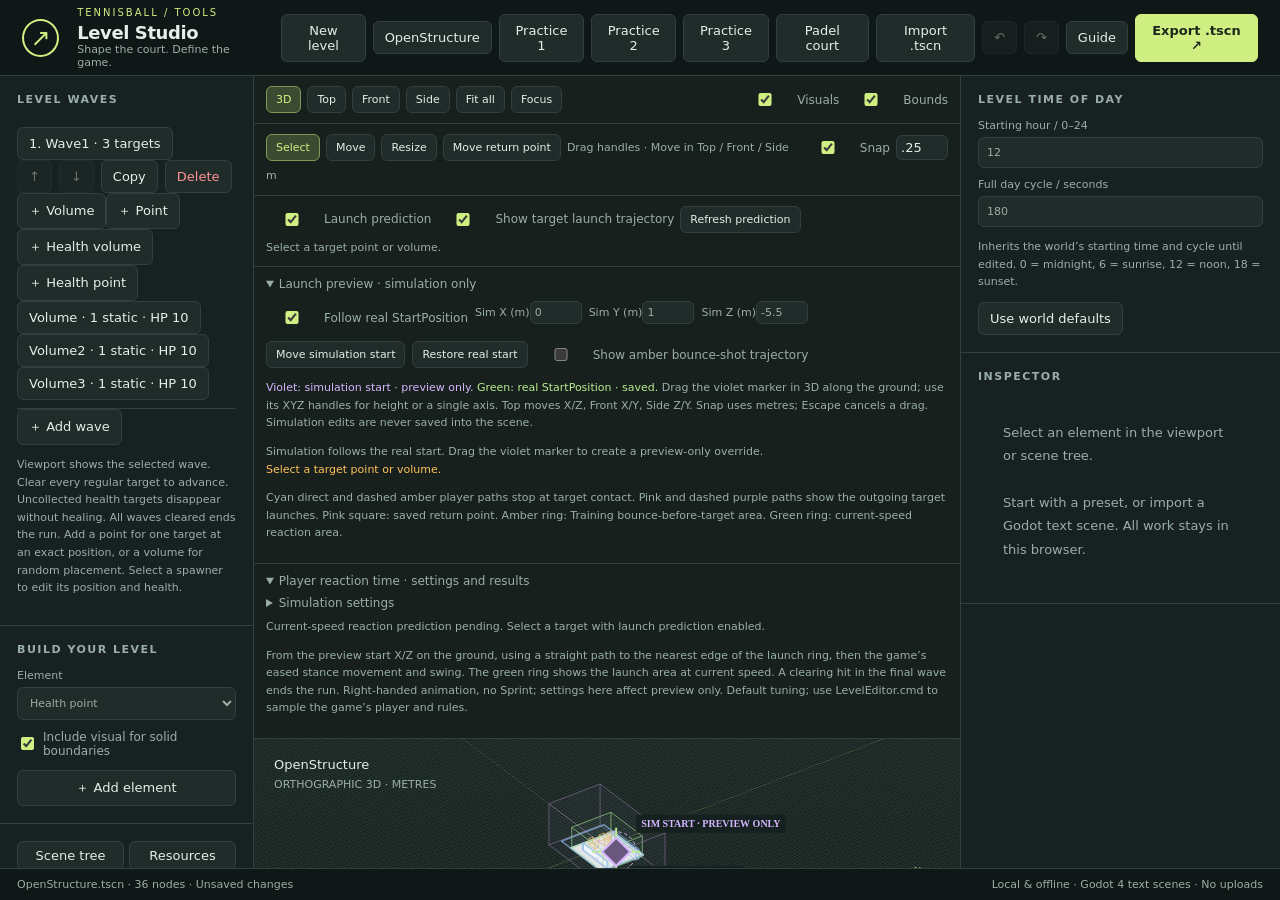
<file: LevelEditor.html>
<!doctype html>
<html lang="en">
<head>
<meta charset="utf-8"><meta name="viewport" content="width=device-width, initial-scale=1">
<title>TennisBall · Level Studio</title>
<style>
:root{color-scheme:dark;--bg:#101717;--panel:#182121;--edge:#30403e;--muted:#9aaea8;--text:#e5eee8;--lime:#d0ef83;--warn:#ffc987;--red:#ff9494;font:13px "Segoe UI",system-ui,sans-serif}
*{box-sizing:border-box}body{margin:0;background:var(--bg);color:var(--text)}button,input,select,textarea{font:inherit;color:inherit}button,select,input,textarea{background:#202c2a;border:1px solid var(--edge);border-radius:6px}button{padding:8px 11px;cursor:pointer}button:hover{border-color:#80958b;background:#2c3b35}button:disabled{opacity:.4;cursor:default}button:focus-visible,input:focus-visible,select:focus-visible,textarea:focus-visible{outline:2px solid var(--lime);outline-offset:2px}.primary{background:var(--lime);color:#1b291c;font-weight:650;border-color:var(--lime)}.primary:hover{background:#e0ffa1}header{height:76px;display:flex;align-items:center;gap:18px;padding:12px 22px;border-bottom:1px solid var(--edge)}.logo{height:38px;width:38px;border:2px solid var(--lime);border-radius:50%;display:grid;place-items:center;color:var(--lime);font-size:24px}h1{margin:0;font-size:18px;font-weight:600;letter-spacing:-.4px}.eyebrow{color:var(--lime);font-size:10px;letter-spacing:2px;text-transform:uppercase;margin-bottom:4px}.subtitle{color:var(--muted);font-size:11px}.actions{margin-left:auto;display:flex;gap:7px;align-items:center}.workspace{display:grid;grid-template-columns:254px minmax(300px,1fr) 320px;height:calc(100vh - 108px);min-height:530px}aside{background:var(--panel);overflow:auto}.left{border-right:1px solid var(--edge)}.right{border-left:1px solid var(--edge)}.section{padding:17px;border-bottom:1px solid var(--edge)}h2{font-size:11px;text-transform:uppercase;letter-spacing:1.5px;color:var(--muted);margin:0 0 13px}h3{font-size:13px;margin:0 0 12px}.row{display:flex;gap:7px;align-items:center}.row>*{min-width:0}.grow{flex:1}label{display:block;color:var(--muted);font-size:11px;margin-bottom:10px}input:not([type=checkbox]):not([type=color]),select,textarea{width:100%;padding:8px;margin-top:5px}input[type=color]{width:100%;height:34px;margin-top:5px;padding:2px}input[type=checkbox]{accent-color:var(--lime);vertical-align:middle}.check{display:flex;align-items:center;gap:6px;margin:0;font-size:12px}.triplet{display:grid;grid-template-columns:repeat(3,minmax(0,1fr));gap:7px}.triplet label{margin-bottom:6px}.small{font-size:11px;color:var(--muted);line-height:1.6}.notice{border-left:2px solid var(--warn);padding:8px 10px;background:#372f2444;font-size:11px;line-height:1.6;color:var(--warn)}.chip{display:inline-block;padding:3px 7px;background:#354329;border-radius:4px;color:var(--lime);font-size:10px}.tree{padding:5px 8px 16px}.node{display:block;text-align:left;width:100%;border:0;background:none;border-radius:5px;padding:7px 8px;white-space:nowrap;overflow:hidden;text-overflow:ellipsis;font-size:12px}.node.active{background:#34462f;color:var(--lime)}.node small{color:var(--muted);font-size:10px}.dot{display:inline-block;width:7px;height:7px;border-radius:2px;margin-right:7px}.center{position:relative;display:flex;flex-direction:column;overflow:hidden}.toolbar{display:flex;align-items:center;gap:6px;flex-wrap:wrap;padding:10px 12px;border-bottom:1px solid var(--edge);background:#18211de0}.toolbar button{padding:6px 9px;font-size:11px}.toolbar button.active{background:#3b4b32;border-color:#809958;color:var(--lime)}.toolbar select{width:auto;padding:4px;margin:0}.toolbar input{width:52px!important;padding:4px!important;margin:0!important}.viewport{position:relative;flex:1;min-height:200px}canvas{display:block;width:100%;height:100%;touch-action:none}.viewlabel{position:absolute;left:20px;top:18px;pointer-events:none}.viewlabel strong{font-size:13px;font-weight:500}.viewlabel div{margin-top:4px}.legend{position:absolute;bottom:18px;left:20px;display:flex;gap:13px;font-size:10px;color:var(--muted);pointer-events:none}.helpbar{padding:9px 15px;border-top:1px solid var(--edge);color:var(--muted);font-size:11px}.validation{max-height:140px;overflow:auto;padding:11px 15px;background:#18211e;border-top:1px solid var(--edge)}.issue{font-size:11px;line-height:1.7;color:var(--warn)}.issue.error{color:var(--red)}.issue.ok{color:var(--lime)}footer{height:32px;display:flex;align-items:center;justify-content:space-between;padding:0 17px;font-size:11px;border-top:1px solid var(--edge);color:var(--muted)}details{margin-top:12px}summary{cursor:pointer;color:var(--muted);font-size:12px}textarea{resize:vertical;font:11px Consolas,monospace;min-height:140px;tab-size:2;line-height:1.6}dialog{color:var(--text);background:var(--panel);border:1px solid var(--edge);border-radius:12px;max-width:700px;width:90vw;padding:24px;box-shadow:0 20px 100px #0009}dialog::backdrop{background:#0009}dialog h2{color:var(--lime);font-size:14px}dialog p,dialog li{line-height:1.7;color:#c5d2c8;font-size:13px}.dialogactions{display:flex;justify-content:flex-end;gap:8px;margin-top:20px}.danger{color:var(--red)}#toast{position:fixed;bottom:48px;left:50%;transform:translateX(-50%);padding:12px 20px;background:#d0ef83;color:#15210f;border-radius:8px;z-index:9;max-width:80vw;box-shadow:0 8px 40px #0006}#toast[hidden]{display:none}.tabs{display:flex;gap:5px}.tabs button{flex:1;padding:6px}.asset{display:block;width:100%;text-align:left;font-size:11px;margin-bottom:4px;overflow:hidden;text-overflow:ellipsis}.empty{padding:25px;color:var(--muted);line-height:1.8}.name{overflow-wrap:anywhere}#file{display:none}
@media(max-width:1050px){.workspace{grid-template-columns:215px minmax(260px,1fr) 280px}header{padding:10px;gap:10px}.actions{gap:4px}.actions button{padding:7px}.subtitle{display:none}}
@media(max-width:760px){header{height:auto;flex-wrap:wrap}.actions{margin-left:0;width:100%;flex-wrap:wrap}.workspace{height:auto;grid-template-columns:190px minmax(0,1fr)}.right{grid-column:1/-1}.center{height:600px}.left{max-height:600px}footer{height:auto;min-height:32px}}
.rotation-controls{display:grid;gap:7px;margin:10px 0}.rotation-axis{display:grid;grid-template-columns:minmax(0,1fr) 44px 44px;gap:7px;align-items:center}.rotation-axis span{font-size:12px;color:var(--text)}.rotation-axis button{font-size:16px;padding:5px}
</style>
</head>
<body>
<header><div class="logo" aria-hidden="true">↗</div><div><div class="eyebrow">TennisBall / tools</div><h1>Level Studio</h1><div class="subtitle">Shape the court. Define the game.</div></div><div class="actions"><button id="new">New level</button><button id="example">OpenStructure</button><button id="practice1">Practice 1</button><button id="practice2">Practice 2</button><button id="practice3">Practice 3</button><button id="padel">Padel court</button><button id="import">Import .tscn</button><button id="undo" title="Ctrl+Z">↶</button><button id="redo" title="Ctrl+Shift+Z">↷</button><button id="help">Guide</button><button class="primary" id="export">Export .tscn ↗</button></div></header>
<input id="file" type="file" accept=".tscn">
<main class="workspace">
<aside class="left"><div class="section"><h2>Level waves</h2><div id="waveList"></div><button id="addWave">＋ Add wave</button><p class="small">Viewport shows the selected wave. Clear every regular target to advance. Uncollected health targets disappear without healing. All waves cleared ends the run. Add a point for one target at an exact position, or a volume for random placement. Select a spawner to edit its position and health.</p></div><div class="section"><h2>Build your level</h2><label>Element<select id="preset"></select></label><label class="check"><input type="checkbox" id="withVisual" checked> Include visual for solid boundaries</label><button id="add" style="width:100%;margin-top:12px">＋ Add element</button></div><div class="section"><div class="tabs"><button id="sceneTab">Scene tree</button><button id="assetsTab">Resources</button></div><input id="search" placeholder="Find a node or group…" aria-label="Find a node or group"></div><div id="tree" class="tree"></div></aside>
<section class="center"><div class="toolbar"><button data-view="orbit" class="active">3D</button><button data-view="top">Top</button><button data-view="front">Front</button><button data-view="side">Side</button><button id="fit">Fit all</button><button id="focus">Focus</button><span class="grow"></span><label class="check"><input id="visuals" type="checkbox" checked> Visuals</label><label class="check"><input id="bounds" type="checkbox" checked> Bounds</label></div><div class="toolbar"><button id="selectMode" class="active">Select</button><button id="moveMode">Move</button><button id="resizeMode">Resize</button><button id="returnMode">Move return point</button><span class="small">Drag handles · Move in Top / Front / Side</span><span class="grow"></span><label class="check"><input id="snapOn" type="checkbox" checked> Snap</label><input id="snap" type="number" min=".01" step=".1" value=".25" aria-label="Snap size in metres"><span class="small">m</span></div><div class="toolbar"><label class="check"><input id="previewOn" type="checkbox" checked> Launch prediction</label><label class="check"><input id="targetLaunchOn" type="checkbox" checked> Show target launch trajectory</label><button id="previewRetry">Refresh prediction</button><span class="small" id="previewStatus" role="status">Select a target to preview.</span></div><div class="viewport"><canvas id="canvas" aria-label="Interactive level viewport"></canvas><div class="viewlabel"><strong id="sceneLabel">OpenStructure</strong><div class="small" id="viewLabel">ORTHOGRAPHIC 3D · METRES</div></div><div class="legend"><span><i class="dot" style="background:#d5ddd0"></i>Visual</span><span><i class="dot" style="background:#86b7e7"></i>Boundary</span><span><i class="dot" style="background:#e8b562"></i>Target</span><span><i class="dot" style="background:#97d787"></i>Playable</span></div></div><div class="helpbar">Click to select · Right-drag to orbit / pan · Wheel to zoom · F to focus · Delete removes selected subtree</div><div class="validation" id="validation" aria-live="polite"></div></section>
<aside class="right" id="inspector"></aside>
</main><footer><span id="status">Ready</span><span>Local & offline · Godot 4 text scenes · No uploads</span></footer>
<dialog id="modal"><div id="modalBody"></div><div class="dialogactions" id="modalActions"></div></dialog><div id="toast" role="status" hidden></div>
<script id="padel-reference" type="application/json">"[gd_scene format=3]\n\n[sub_resource type=\u0022BoxShape3D\u0022 id=\u0022BoxShape3D_puo3i\u0022]\nsize = Vector3(10, 0.2, 20)\n\n[sub_resource type=\u0022StandardMaterial3D\u0022 id=\u0022StandardMaterial3D_0cbad\u0022]\nalbedo_color = Color(0.08, 0.32, 0.48, 1)\nroughness = 0.85\n\n[sub_resource type=\u0022BoxMesh\u0022 id=\u0022BoxMesh_puyw7\u0022]\nsize = Vector3(10, 0.2, 20)\n\n[sub_resource type=\u0022BoxShape3D\u0022 id=\u0022BoxShape3D_rddpl\u0022]\nsize = Vector3(10, 3, 0.02)\n\n[sub_resource type=\u0022StandardMaterial3D\u0022 id=\u0022StandardMaterial3D_6x1wj\u0022]\ntransparency = 1\ncull_mode = 2\nalbedo_color = Color(0.4, 0.75, 0.85, 0.15)\nroughness = 0.15\n\n[sub_resource type=\u0022BoxMesh\u0022 id=\u0022BoxMesh_pm77r\u0022]\nsize = Vector3(10, 3, 0.02)\n\n[sub_resource type=\u0022BoxShape3D\u0022 id=\u0022BoxShape3D_d0im0\u0022]\nsize = Vector3(10, 1, 0.02)\n\n[sub_resource type=\u0022Shader\u0022 id=\u0022Shader_05cs1\u0022]\ncode = \u0022shader_type spatial; render_mode cull_disabled; uniform vec4 color : source_color; uniform float spacing; varying vec3 world_position; varying vec3 world_normal; void vertex(){world_position=(MODEL_MATRIX*vec4(VERTEX,1.0)).xyz;world_normal=normalize(MODEL_NORMAL_MATRIX*NORMAL);} void fragment(){vec3 cell=abs(fract(world_position/spacing+0.5)-0.5)*spacing; vec3 n=abs(world_normal); float wire=n.x\u003en.z?min(cell.y,cell.z):min(cell.x,cell.y); if(wire\u003e0.0015)discard; ALBEDO=color.rgb; ROUGHNESS=0.9;}\u0022\n\n[sub_resource type=\u0022ShaderMaterial\u0022 id=\u0022ShaderMaterial_ll3l2\u0022]\nrender_priority = 0\nshader = SubResource(\u0022Shader_05cs1\u0022)\nshader_parameter/color = Color(0.18, 0.22, 0.26, 1)\nshader_parameter/spacing = 0.05\n\n[sub_resource type=\u0022BoxMesh\u0022 id=\u0022BoxMesh_h0dgp\u0022]\nsize = Vector3(10, 1, 0.02)\n\n[sub_resource type=\u0022BoxShape3D\u0022 id=\u0022BoxShape3D_ffxrk\u0022]\nsize = Vector3(0.02, 3, 2)\n\n[sub_resource type=\u0022BoxMesh\u0022 id=\u0022BoxMesh_uab51\u0022]\nsize = Vector3(0.02, 3, 2)\n\n[sub_resource type=\u0022BoxShape3D\u0022 id=\u0022BoxShape3D_c6q44\u0022]\nsize = Vector3(0.02, 2, 2)\n\n[sub_resource type=\u0022BoxMesh\u0022 id=\u0022BoxMesh_aipks\u0022]\nsize = Vector3(0.02, 2, 2)\n\n[sub_resource type=\u0022BoxShape3D\u0022 id=\u0022BoxShape3D_pja7r\u0022]\nsize = Vector3(0.02, 1, 2)\n\n[sub_resource type=\u0022BoxMesh\u0022 id=\u0022BoxMesh_a1xtn\u0022]\nsize = Vector3(0.02, 1, 2)\n\n[sub_resource type=\u0022BoxShape3D\u0022 id=\u0022BoxShape3D_df0ji\u0022]\nsize = Vector3(0.02, 2, 2)\n\n[sub_resource type=\u0022BoxMesh\u0022 id=\u0022BoxMesh_i26tf\u0022]\nsize = Vector3(0.02, 2, 2)\n\n[sub_resource type=\u0022BoxShape3D\u0022 id=\u0022BoxShape3D_7y8i2\u0022]\nsize = Vector3(0.02, 3, 4.9)\n\n[sub_resource type=\u0022BoxMesh\u0022 id=\u0022BoxMesh_rjbf7\u0022]\nsize = Vector3(0.02, 3, 4.9)\n\n[sub_resource type=\u0022BoxShape3D\u0022 id=\u0022BoxShape3D_v78st\u0022]\nsize = Vector3(0.02, 1, 3)\n\n[sub_resource type=\u0022BoxMesh\u0022 id=\u0022BoxMesh_cv8sj\u0022]\nsize = Vector3(0.02, 1, 3)\n\n[sub_resource type=\u0022BoxShape3D\u0022 id=\u0022BoxShape3D_bdhi5\u0022]\nsize = Vector3(0.02, 2.2, 1.1)\n\n[sub_resource type=\u0022BoxMesh\u0022 id=\u0022BoxMesh_ymogo\u0022]\nsize = Vector3(0.02, 2.2, 1.1)\n\n[sub_resource type=\u0022BoxShape3D\u0022 id=\u0022BoxShape3D_00usf\u0022]\nsize = Vector3(0.02, 0.8, 1.1)\n\n[sub_resource type=\u0022BoxMesh\u0022 id=\u0022BoxMesh_v2tq6\u0022]\nsize = Vector3(0.02, 0.8, 1.1)\n\n[sub_resource type=\u0022BoxShape3D\u0022 id=\u0022BoxShape3D_ip8ug\u0022]\nsize = Vector3(0.02, 3, 2)\n\n[sub_resource type=\u0022BoxMesh\u0022 id=\u0022BoxMesh_p51rk\u0022]\nsize = Vector3(0.02, 3, 2)\n\n[sub_resource type=\u0022BoxShape3D\u0022 id=\u0022BoxShape3D_1er3o\u0022]\nsize = Vector3(0.02, 2, 2)\n\n[sub_resource type=\u0022BoxMesh\u0022 id=\u0022BoxMesh_bxtmn\u0022]\nsize = Vector3(0.02, 2, 2)\n\n[sub_resource type=\u0022BoxShape3D\u0022 id=\u0022BoxShape3D_edeaa\u0022]\nsize = Vector3(0.02, 1, 2)\n\n[sub_resource type=\u0022BoxMesh\u0022 id=\u0022BoxMesh_5x6qt\u0022]\nsize = Vector3(0.02, 1, 2)\n\n[sub_resource type=\u0022BoxShape3D\u0022 id=\u0022BoxShape3D_oj8j5\u0022]\nsize = Vector3(0.02, 2, 2)\n\n[sub_resource type=\u0022BoxMesh\u0022 id=\u0022BoxMesh_3ktbi\u0022]\nsize = Vector3(0.02, 2, 2)\n\n[sub_resource type=\u0022BoxShape3D\u0022 id=\u0022BoxShape3D_qtcb8\u0022]\nsize = Vector3(0.02, 3, 4.9)\n\n[sub_resource type=\u0022BoxMesh\u0022 id=\u0022BoxMesh_0lmrh\u0022]\nsize = Vector3(0.02, 3, 4.9)\n\n[sub_resource type=\u0022BoxShape3D\u0022 id=\u0022BoxShape3D_w0gu6\u0022]\nsize = Vector3(0.02, 1, 3)\n\n[sub_resource type=\u0022BoxMesh\u0022 id=\u0022BoxMesh_8k4hb\u0022]\nsize = Vector3(0.02, 1, 3)\n\n[sub_resource type=\u0022BoxShape3D\u0022 id=\u0022BoxShape3D_3yaxb\u0022]\nsize = Vector3(0.02, 2.2, 1.1)\n\n[sub_resource type=\u0022BoxMesh\u0022 id=\u0022BoxMesh_ht0yx\u0022]\nsize = Vector3(0.02, 2.2, 1.1)\n\n[sub_resource type=\u0022BoxShape3D\u0022 id=\u0022BoxShape3D_suru3\u0022]\nsize = Vector3(0.02, 0.8, 1.1)\n\n[sub_resource type=\u0022BoxMesh\u0022 id=\u0022BoxMesh_5v4pe\u0022]\nsize = Vector3(0.02, 0.8, 1.1)\n\n[sub_resource type=\u0022StandardMaterial3D\u0022 id=\u0022StandardMaterial3D_yglow\u0022]\nroughness = 0.85\n\n[sub_resource type=\u0022BoxMesh\u0022 id=\u0022BoxMesh_y4ppk\u0022]\nsize = Vector3(10, 0.006, 0.05)\n\n[sub_resource type=\u0022BoxMesh\u0022 id=\u0022BoxMesh_k7dss\u0022]\nsize = Vector3(0.05, 0.006, 7.1499996)\n\n[sub_resource type=\u0022BoxShape3D\u0022 id=\u0022BoxShape3D_yi53f\u0022]\nsize = Vector3(10, 3, 0.02)\n\n[sub_resource type=\u0022BoxMesh\u0022 id=\u0022BoxMesh_iio88\u0022]\nsize = Vector3(10, 3, 0.02)\n\n[sub_resource type=\u0022BoxShape3D\u0022 id=\u0022BoxShape3D_vco2a\u0022]\nsize = Vector3(10, 1, 0.02)\n\n[sub_resource type=\u0022BoxMesh\u0022 id=\u0022BoxMesh_qkf5v\u0022]\nsize = Vector3(10, 1, 0.02)\n\n[sub_resource type=\u0022BoxShape3D\u0022 id=\u0022BoxShape3D_n4o50\u0022]\nsize = Vector3(0.02, 3, 2)\n\n[sub_resource type=\u0022BoxMesh\u0022 id=\u0022BoxMesh_gbxen\u0022]\nsize = Vector3(0.02, 3, 2)\n\n[sub_resource type=\u0022BoxShape3D\u0022 id=\u0022BoxShape3D_iqsbm\u0022]\nsize = Vector3(0.02, 2, 2)\n\n[sub_resource type=\u0022BoxMesh\u0022 id=\u0022BoxMesh_plucg\u0022]\nsize = Vector3(0.02, 2, 2)\n\n[sub_resource type=\u0022BoxShape3D\u0022 id=\u0022BoxShape3D_7whnp\u0022]\nsize = Vector3(0.02, 1, 2)\n\n[sub_resource type=\u0022BoxMesh\u0022 id=\u0022BoxMesh_tle2d\u0022]\nsize = Vector3(0.02, 1, 2)\n\n[sub_resource type=\u0022BoxShape3D\u0022 id=\u0022BoxShape3D_ux8f2\u0022]\nsize = Vector3(0.02, 2, 2)\n\n[sub_resource type=\u0022BoxMesh\u0022 id=\u0022BoxMesh_xc8qy\u0022]\nsize = Vector3(0.02, 2, 2)\n\n[sub_resource type=\u0022BoxShape3D\u0022 id=\u0022BoxShape3D_x6xoy\u0022]\nsize = Vector3(0.02, 3, 4.9)\n\n[sub_resource type=\u0022BoxMesh\u0022 id=\u0022BoxMesh_04d8s\u0022]\nsize = Vector3(0.02, 3, 4.9)\n\n[sub_resource type=\u0022BoxShape3D\u0022 id=\u0022BoxShape3D_7qhrg\u0022]\nsize = Vector3(0.02, 1, 3)\n\n[sub_resource type=\u0022BoxMesh\u0022 id=\u0022BoxMesh_rapjv\u0022]\nsize = Vector3(0.02, 1, 3)\n\n[sub_resource type=\u0022BoxShape3D\u0022 id=\u0022BoxShape3D_xbng7\u0022]\nsize = Vector3(0.02, 2.2, 1.1)\n\n[sub_resource type=\u0022BoxMesh\u0022 id=\u0022BoxMesh_mf2kb\u0022]\nsize = Vector3(0.02, 2.2, 1.1)\n\n[sub_resource type=\u0022BoxShape3D\u0022 id=\u0022BoxShape3D_gjqyw\u0022]\nsize = Vector3(0.02, 0.8, 1.1)\n\n[sub_resource type=\u0022BoxMesh\u0022 id=\u0022BoxMesh_suvho\u0022]\nsize = Vector3(0.02, 0.8, 1.1)\n\n[sub_resource type=\u0022BoxShape3D\u0022 id=\u0022BoxShape3D_dc4n5\u0022]\nsize = Vector3(0.02, 3, 2)\n\n[sub_resource type=\u0022BoxMesh\u0022 id=\u0022BoxMesh_87ms5\u0022]\nsize = Vector3(0.02, 3, 2)\n\n[sub_resource type=\u0022BoxShape3D\u0022 id=\u0022BoxShape3D_ntvin\u0022]\nsize = Vector3(0.02, 2, 2)\n\n[sub_resource type=\u0022BoxMesh\u0022 id=\u0022BoxMesh_uosn8\u0022]\nsize = Vector3(0.02, 2, 2)\n\n[sub_resource type=\u0022BoxShape3D\u0022 id=\u0022BoxShape3D_4606s\u0022]\nsize = Vector3(0.02, 1, 2)\n\n[sub_resource type=\u0022BoxMesh\u0022 id=\u0022BoxMesh_7k432\u0022]\nsize = Vector3(0.02, 1, 2)\n\n[sub_resource type=\u0022BoxShape3D\u0022 id=\u0022BoxShape3D_vnefo\u0022]\nsize = Vector3(0.02, 2, 2)\n\n[sub_resource type=\u0022BoxMesh\u0022 id=\u0022BoxMesh_5y2tf\u0022]\nsize = Vector3(0.02, 2, 2)\n\n[sub_resource type=\u0022BoxShape3D\u0022 id=\u0022BoxShape3D_4crsm\u0022]\nsize = Vector3(0.02, 3, 4.9)\n\n[sub_resource type=\u0022BoxMesh\u0022 id=\u0022BoxMesh_t8e5d\u0022]\nsize = Vector3(0.02, 3, 4.9)\n\n[sub_resource type=\u0022BoxShape3D\u0022 id=\u0022BoxShape3D_n4xrd\u0022]\nsize = Vector3(0.02, 1, 3)\n\n[sub_resource type=\u0022BoxMesh\u0022 id=\u0022BoxMesh_c1uko\u0022]\nsize = Vector3(0.02, 1, 3)\n\n[sub_resource type=\u0022BoxShape3D\u0022 id=\u0022BoxShape3D_rvf1e\u0022]\nsize = Vector3(0.02, 2.2, 1.1)\n\n[sub_resource type=\u0022BoxMesh\u0022 id=\u0022BoxMesh_jhgvv\u0022]\nsize = Vector3(0.02, 2.2, 1.1)\n\n[sub_resource type=\u0022BoxShape3D\u0022 id=\u0022BoxShape3D_w2gbf\u0022]\nsize = Vector3(0.02, 0.8, 1.1)\n\n[sub_resource type=\u0022BoxMesh\u0022 id=\u0022BoxMesh_5243i\u0022]\nsize = Vector3(0.02, 0.8, 1.1)\n\n[sub_resource type=\u0022BoxMesh\u0022 id=\u0022BoxMesh_kwj3v\u0022]\nsize = Vector3(10, 0.006, 0.05)\n\n[sub_resource type=\u0022BoxMesh\u0022 id=\u0022BoxMesh_ocvyw\u0022]\nsize = Vector3(0.05, 0.006, 7.1499996)\n\n[sub_resource type=\u0022BoxShape3D\u0022 id=\u0022BoxShape3D_18y55\u0022]\nsize = Vector3(0.25, 0.919, 0.02)\n\n[sub_resource type=\u0022Shader\u0022 id=\u0022Shader_jtf23\u0022]\ncode = \u0022shader_type spatial; render_mode cull_disabled; uniform vec4 color : source_color; uniform float spacing; varying vec3 world_position; varying vec3 world_normal; void vertex(){world_position=(MODEL_MATRIX*vec4(VERTEX,1.0)).xyz;world_normal=normalize(MODEL_NORMAL_MATRIX*NORMAL);} void fragment(){vec3 cell=abs(fract(world_position/spacing+0.5)-0.5)*spacing; vec3 n=abs(world_normal); float wire=n.x\u003en.z?min(cell.y,cell.z):min(cell.x,cell.y); if(wire\u003e0.0015)discard; ALBEDO=color.rgb; ROUGHNESS=0.9;}\u0022\n\n[sub_resource type=\u0022ShaderMaterial\u0022 id=\u0022ShaderMaterial_xa8by\u0022]\nrender_priority = 0\nshader = SubResource(\u0022Shader_jtf23\u0022)\nshader_parameter/color = Color(0.09, 0.1, 0.12, 1)\nshader_parameter/spacing = 0.04\n\n[sub_resource type=\u0022BoxMesh\u0022 id=\u0022BoxMesh_gfnn3\u0022]\nsize = Vector3(0.25, 0.919, 0.02)\n\n[sub_resource type=\u0022BoxMesh\u0022 id=\u0022BoxMesh_ygye3\u0022]\nsize = Vector3(0.25, 0.05, 0.022)\n\n[sub_resource type=\u0022BoxShape3D\u0022 id=\u0022BoxShape3D_23pwn\u0022]\nsize = Vector3(0.25, 0.917, 0.02)\n\n[sub_resource type=\u0022BoxMesh\u0022 id=\u0022BoxMesh_8s0wp\u0022]\nsize = Vector3(0.25, 0.917, 0.02)\n\n[sub_resource type=\u0022BoxMesh\u0022 id=\u0022BoxMesh_cqjhh\u0022]\nsize = Vector3(0.25, 0.05, 0.022)\n\n[sub_resource type=\u0022BoxShape3D\u0022 id=\u0022BoxShape3D_yx32k\u0022]\nsize = Vector3(0.25, 0.915, 0.02)\n\n[sub_resource type=\u0022BoxMesh\u0022 id=\u0022BoxMesh_frphn\u0022]\nsize = Vector3(0.25, 0.915, 0.02)\n\n[sub_resource type=\u0022BoxMesh\u0022 id=\u0022BoxMesh_pdhek\u0022]\nsize = Vector3(0.25, 0.05, 0.022)\n\n[sub_resource type=\u0022BoxShape3D\u0022 id=\u0022BoxShape3D_dhum5\u0022]\nsize = Vector3(0.25, 0.913, 0.02)\n\n[sub_resource type=\u0022BoxMesh\u0022 id=\u0022BoxMesh_jbtlc\u0022]\nsize = Vector3(0.25, 0.913, 0.02)\n\n[sub_resource type=\u0022BoxMesh\u0022 id=\u0022BoxMesh_ddvkh\u0022]\nsize = Vector3(0.25, 0.05, 0.022)\n\n[sub_resource type=\u0022BoxShape3D\u0022 id=\u0022BoxShape3D_w4vg6\u0022]\nsize = Vector3(0.25, 0.911, 0.02)\n\n[sub_resource type=\u0022BoxMesh\u0022 id=\u0022BoxMesh_d4364\u0022]\nsize = Vector3(0.25, 0.911, 0.02)\n\n[sub_resource type=\u0022BoxMesh\u0022 id=\u0022BoxMesh_jd768\u0022]\nsize = Vector3(0.25, 0.05, 0.022)\n\n[sub_resource type=\u0022BoxShape3D\u0022 id=\u0022BoxShape3D_y8efx\u0022]\nsize = Vector3(0.25, 0.90900004, 0.02)\n\n[sub_resource type=\u0022BoxMesh\u0022 id=\u0022BoxMesh_0df2o\u0022]\nsize = Vector3(0.25, 0.90900004, 0.02)\n\n[sub_resource type=\u0022BoxMesh\u0022 id=\u0022BoxMesh_aunur\u0022]\nsize = Vector3(0.25, 0.05, 0.022)\n\n[sub_resource type=\u0022BoxShape3D\u0022 id=\u0022BoxShape3D_ec7wc\u0022]\nsize = Vector3(0.25, 0.907, 0.02)\n\n[sub_resource type=\u0022BoxMesh\u0022 id=\u0022BoxMesh_162a0\u0022]\nsize = Vector3(0.25, 0.907, 0.02)\n\n[sub_resource type=\u0022BoxMesh\u0022 id=\u0022BoxMesh_euwtu\u0022]\nsize = Vector3(0.25, 0.05, 0.022)\n\n[sub_resource type=\u0022BoxShape3D\u0022 id=\u0022BoxShape3D_55xlc\u0022]\nsize = Vector3(0.25, 0.90500003, 0.02)\n\n[sub_resource type=\u0022BoxMesh\u0022 id=\u0022BoxMesh_j2qy1\u0022]\nsize = Vector3(0.25, 0.90500003, 0.02)\n\n[sub_resource type=\u0022BoxMesh\u0022 id=\u0022BoxMesh_xe5na\u0022]\nsize = Vector3(0.25, 0.05, 0.022)\n\n[sub_resource type=\u0022BoxShape3D\u0022 id=\u0022BoxShape3D_fwk1p\u0022]\nsize = Vector3(0.25, 0.903, 0.02)\n\n[sub_resource type=\u0022BoxMesh\u0022 id=\u0022BoxMesh_k3gym\u0022]\nsize = Vector3(0.25, 0.903, 0.02)\n\n[sub_resource type=\u0022BoxMesh\u0022 id=\u0022BoxMesh_2brbg\u0022]\nsize = Vector3(0.25, 0.05, 0.022)\n\n[sub_resource type=\u0022BoxShape3D\u0022 id=\u0022BoxShape3D_5n3xj\u0022]\nsize = Vector3(0.25, 0.901, 0.02)\n\n[sub_resource type=\u0022BoxMesh\u0022 id=\u0022BoxMesh_pgft1\u0022]\nsize = Vector3(0.25, 0.901, 0.02)\n\n[sub_resource type=\u0022BoxMesh\u0022 id=\u0022BoxMesh_8t1fm\u0022]\nsize = Vector3(0.25, 0.05, 0.022)\n\n[sub_resource type=\u0022BoxShape3D\u0022 id=\u0022BoxShape3D_3ce2o\u0022]\nsize = Vector3(0.25, 0.899, 0.02)\n\n[sub_resource type=\u0022BoxMesh\u0022 id=\u0022BoxMesh_xcu7t\u0022]\nsize = Vector3(0.25, 0.899, 0.02)\n\n[sub_resource type=\u0022BoxMesh\u0022 id=\u0022BoxMesh_esvo4\u0022]\nsize = Vector3(0.25, 0.05, 0.022)\n\n[sub_resource type=\u0022BoxShape3D\u0022 id=\u0022BoxShape3D_i73ej\u0022]\nsize = Vector3(0.25, 0.897, 0.02)\n\n[sub_resource type=\u0022BoxMesh\u0022 id=\u0022BoxMesh_fvxbt\u0022]\nsize = Vector3(0.25, 0.897, 0.02)\n\n[sub_resource type=\u0022BoxMesh\u0022 id=\u0022BoxMesh_8r8dh\u0022]\nsize = Vector3(0.25, 0.05, 0.022)\n\n[sub_resource type=\u0022BoxShape3D\u0022 id=\u0022BoxShape3D_4x4bl\u0022]\nsize = Vector3(0.25, 0.895, 0.02)\n\n[sub_resource type=\u0022BoxMesh\u0022 id=\u0022BoxMesh_x7uym\u0022]\nsize = Vector3(0.25, 0.895, 0.02)\n\n[sub_resource type=\u0022BoxMesh\u0022 id=\u0022BoxMesh_lkbxg\u0022]\nsize = Vector3(0.25, 0.05, 0.022)\n\n[sub_resource type=\u0022BoxShape3D\u0022 id=\u0022BoxShape3D_y6flh\u0022]\nsize = Vector3(0.25, 0.893, 0.02)\n\n[sub_resource type=\u0022BoxMesh\u0022 id=\u0022BoxMesh_qb68l\u0022]\nsize = Vector3(0.25, 0.893, 0.02)\n\n[sub_resource type=\u0022BoxMesh\u0022 id=\u0022BoxMesh_afgew\u0022]\nsize = Vector3(0.25, 0.05, 0.022)\n\n[sub_resource type=\u0022BoxShape3D\u0022 id=\u0022BoxShape3D_oxk3a\u0022]\nsize = Vector3(0.25, 0.891, 0.02)\n\n[sub_resource type=\u0022BoxMesh\u0022 id=\u0022BoxMesh_pxx70\u0022]\nsize = Vector3(0.25, 0.891, 0.02)\n\n[sub_resource type=\u0022BoxMesh\u0022 id=\u0022BoxMesh_r5wpe\u0022]\nsize = Vector3(0.25, 0.05, 0.022)\n\n[sub_resource type=\u0022BoxShape3D\u0022 id=\u0022BoxShape3D_414v2\u0022]\nsize = Vector3(0.25, 0.889, 0.02)\n\n[sub_resource type=\u0022BoxMesh\u0022 id=\u0022BoxMesh_wram6\u0022]\nsize = Vector3(0.25, 0.889, 0.02)\n\n[sub_resource type=\u0022BoxMesh\u0022 id=\u0022BoxMesh_50o82\u0022]\nsize = Vector3(0.25, 0.05, 0.022)\n\n[sub_resource type=\u0022BoxShape3D\u0022 id=\u0022BoxShape3D_usuk7\u0022]\nsize = Vector3(0.25, 0.887, 0.02)\n\n[sub_resource type=\u0022BoxMesh\u0022 id=\u0022BoxMesh_fqs7f\u0022]\nsize = Vector3(0.25, 0.887, 0.02)\n\n[sub_resource type=\u0022BoxMesh\u0022 id=\u0022BoxMesh_ow76r\u0022]\nsize = Vector3(0.25, 0.05, 0.022)\n\n[sub_resource type=\u0022BoxShape3D\u0022 id=\u0022BoxShape3D_l0wcb\u0022]\nsize = Vector3(0.25, 0.885, 0.02)\n\n[sub_resource type=\u0022BoxMesh\u0022 id=\u0022BoxMesh_hxfbi\u0022]\nsize = Vector3(0.25, 0.885, 0.02)\n\n[sub_resource type=\u0022BoxMesh\u0022 id=\u0022BoxMesh_l6x84\u0022]\nsize = Vector3(0.25, 0.05, 0.022)\n\n[sub_resource type=\u0022BoxShape3D\u0022 id=\u0022BoxShape3D_c6lgx\u0022]\nsize = Vector3(0.25, 0.883, 0.02)\n\n[sub_resource type=\u0022BoxMesh\u0022 id=\u0022BoxMesh_fr6gu\u0022]\nsize = Vector3(0.25, 0.883, 0.02)\n\n[sub_resource type=\u0022BoxMesh\u0022 id=\u0022BoxMesh_bew2f\u0022]\nsize = Vector3(0.25, 0.05, 0.022)\n\n[sub_resource type=\u0022BoxShape3D\u0022 id=\u0022BoxShape3D_8lma2\u0022]\nsize = Vector3(0.25, 0.881, 0.02)\n\n[sub_resource type=\u0022BoxMesh\u0022 id=\u0022BoxMesh_k6fc6\u0022]\nsize = Vector3(0.25, 0.881, 0.02)\n\n[sub_resource type=\u0022BoxMesh\u0022 id=\u0022BoxMesh_88d0v\u0022]\nsize = Vector3(0.25, 0.05, 0.022)\n\n[sub_resource type=\u0022BoxShape3D\u0022 id=\u0022BoxShape3D_dw3ym\u0022]\nsize = Vector3(0.25, 0.881, 0.02)\n\n[sub_resource type=\u0022BoxMesh\u0022 id=\u0022BoxMesh_qb357\u0022]\nsize = Vector3(0.25, 0.881, 0.02)\n\n[sub_resource type=\u0022BoxMesh\u0022 id=\u0022BoxMesh_8pdtm\u0022]\nsize = Vector3(0.25, 0.05, 0.022)\n\n[sub_resource type=\u0022BoxShape3D\u0022 id=\u0022BoxShape3D_400cs\u0022]\nsize = Vector3(0.25, 0.883, 0.02)\n\n[sub_resource type=\u0022BoxMesh\u0022 id=\u0022BoxMesh_lxlpb\u0022]\nsize = Vector3(0.25, 0.883, 0.02)\n\n[sub_resource type=\u0022BoxMesh\u0022 id=\u0022BoxMesh_fat0q\u0022]\nsize = Vector3(0.25, 0.05, 0.022)\n\n[sub_resource type=\u0022BoxShape3D\u0022 id=\u0022BoxShape3D_1xbtq\u0022]\nsize = Vector3(0.25, 0.885, 0.02)\n\n[sub_resource type=\u0022BoxMesh\u0022 id=\u0022BoxMesh_ox46i\u0022]\nsize = Vector3(0.25, 0.885, 0.02)\n\n[sub_resource type=\u0022BoxMesh\u0022 id=\u0022BoxMesh_trk43\u0022]\nsize = Vector3(0.25, 0.05, 0.022)\n\n[sub_resource type=\u0022BoxShape3D\u0022 id=\u0022BoxShape3D_2bax4\u0022]\nsize = Vector3(0.25, 0.887, 0.02)\n\n[sub_resource type=\u0022BoxMesh\u0022 id=\u0022BoxMesh_afyjh\u0022]\nsize = Vector3(0.25, 0.887, 0.02)\n\n[sub_resource type=\u0022BoxMesh\u0022 id=\u0022BoxMesh_6c3r3\u0022]\nsize = Vector3(0.25, 0.05, 0.022)\n\n[sub_resource type=\u0022BoxShape3D\u0022 id=\u0022BoxShape3D_stowd\u0022]\nsize = Vector3(0.25, 0.889, 0.02)\n\n[sub_resource type=\u0022BoxMesh\u0022 id=\u0022BoxMesh_dah0b\u0022]\nsize = Vector3(0.25, 0.889, 0.02)\n\n[sub_resource type=\u0022BoxMesh\u0022 id=\u0022BoxMesh_j8ryw\u0022]\nsize = Vector3(0.25, 0.05, 0.022)\n\n[sub_resource type=\u0022BoxShape3D\u0022 id=\u0022BoxShape3D_gycfq\u0022]\nsize = Vector3(0.25, 0.891, 0.02)\n\n[sub_resource type=\u0022BoxMesh\u0022 id=\u0022BoxMesh_o5aem\u0022]\nsize = Vector3(0.25, 0.891, 0.02)\n\n[sub_resource type=\u0022BoxMesh\u0022 id=\u0022BoxMesh_80iu0\u0022]\nsize = Vector3(0.25, 0.05, 0.022)\n\n[sub_resource type=\u0022BoxShape3D\u0022 id=\u0022BoxShape3D_ssuki\u0022]\nsize = Vector3(0.25, 0.893, 0.02)\n\n[sub_resource type=\u0022BoxMesh\u0022 id=\u0022BoxMesh_4v7t6\u0022]\nsize = Vector3(0.25, 0.893, 0.02)\n\n[sub_resource type=\u0022BoxMesh\u0022 id=\u0022BoxMesh_w6saw\u0022]\nsize = Vector3(0.25, 0.05, 0.022)\n\n[sub_resource type=\u0022BoxShape3D\u0022 id=\u0022BoxShape3D_pk5j7\u0022]\nsize = Vector3(0.25, 0.895, 0.02)\n\n[sub_resource type=\u0022BoxMesh\u0022 id=\u0022BoxMesh_slwky\u0022]\nsize = Vector3(0.25, 0.895, 0.02)\n\n[sub_resource type=\u0022BoxMesh\u0022 id=\u0022BoxMesh_qd5w2\u0022]\nsize = Vector3(0.25, 0.05, 0.022)\n\n[sub_resource type=\u0022BoxShape3D\u0022 id=\u0022BoxShape3D_oias1\u0022]\nsize = Vector3(0.25, 0.897, 0.02)\n\n[sub_resource type=\u0022BoxMesh\u0022 id=\u0022BoxMesh_soa5x\u0022]\nsize = Vector3(0.25, 0.897, 0.02)\n\n[sub_resource type=\u0022BoxMesh\u0022 id=\u0022BoxMesh_4kr2m\u0022]\nsize = Vector3(0.25, 0.05, 0.022)\n\n[sub_resource type=\u0022BoxShape3D\u0022 id=\u0022BoxShape3D_upfjo\u0022]\nsize = Vector3(0.25, 0.899, 0.02)\n\n[sub_resource type=\u0022BoxMesh\u0022 id=\u0022BoxMesh_vlqqo\u0022]\nsize = Vector3(0.25, 0.899, 0.02)\n\n[sub_resource type=\u0022BoxMesh\u0022 id=\u0022BoxMesh_nqc33\u0022]\nsize = Vector3(0.25, 0.05, 0.022)\n\n[sub_resource type=\u0022BoxShape3D\u0022 id=\u0022BoxShape3D_lsbop\u0022]\nsize = Vector3(0.25, 0.901, 0.02)\n\n[sub_resource type=\u0022BoxMesh\u0022 id=\u0022BoxMesh_5b3g5\u0022]\nsize = Vector3(0.25, 0.901, 0.02)\n\n[sub_resource type=\u0022BoxMesh\u0022 id=\u0022BoxMesh_1747d\u0022]\nsize = Vector3(0.25, 0.05, 0.022)\n\n[sub_resource type=\u0022BoxShape3D\u0022 id=\u0022BoxShape3D_6lwr4\u0022]\nsize = Vector3(0.25, 0.903, 0.02)\n\n[sub_resource type=\u0022BoxMesh\u0022 id=\u0022BoxMesh_vmhct\u0022]\nsize = Vector3(0.25, 0.903, 0.02)\n\n[sub_resource type=\u0022BoxMesh\u0022 id=\u0022BoxMesh_m1xe3\u0022]\nsize = Vector3(0.25, 0.05, 0.022)\n\n[sub_resource type=\u0022BoxShape3D\u0022 id=\u0022BoxShape3D_4742b\u0022]\nsize = Vector3(0.25, 0.90500003, 0.02)\n\n[sub_resource type=\u0022BoxMesh\u0022 id=\u0022BoxMesh_0srrh\u0022]\nsize = Vector3(0.25, 0.90500003, 0.02)\n\n[sub_resource type=\u0022BoxMesh\u0022 id=\u0022BoxMesh_v5o7s\u0022]\nsize = Vector3(0.25, 0.05, 0.022)\n\n[sub_resource type=\u0022BoxShape3D\u0022 id=\u0022BoxShape3D_n1dm1\u0022]\nsize = Vector3(0.25, 0.907, 0.02)\n\n[sub_resource type=\u0022BoxMesh\u0022 id=\u0022BoxMesh_51h0a\u0022]\nsize = Vector3(0.25, 0.907, 0.02)\n\n[sub_resource type=\u0022BoxMesh\u0022 id=\u0022BoxMesh_h6tdi\u0022]\nsize = Vector3(0.25, 0.05, 0.022)\n\n[sub_resource type=\u0022BoxShape3D\u0022 id=\u0022BoxShape3D_r1x8c\u0022]\nsize = Vector3(0.25, 0.90900004, 0.02)\n\n[sub_resource type=\u0022BoxMesh\u0022 id=\u0022BoxMesh_e2gbm\u0022]\nsize = Vector3(0.25, 0.90900004, 0.02)\n\n[sub_resource type=\u0022BoxMesh\u0022 id=\u0022BoxMesh_mknll\u0022]\nsize = Vector3(0.25, 0.05, 0.022)\n\n[sub_resource type=\u0022BoxShape3D\u0022 id=\u0022BoxShape3D_jgn2q\u0022]\nsize = Vector3(0.25, 0.911, 0.02)\n\n[sub_resource type=\u0022BoxMesh\u0022 id=\u0022BoxMesh_qlkkq\u0022]\nsize = Vector3(0.25, 0.911, 0.02)\n\n[sub_resource type=\u0022BoxMesh\u0022 id=\u0022BoxMesh_kxwgq\u0022]\nsize = Vector3(0.25, 0.05, 0.022)\n\n[sub_resource type=\u0022BoxShape3D\u0022 id=\u0022BoxShape3D_k07gh\u0022]\nsize = Vector3(0.25, 0.913, 0.02)\n\n[sub_resource type=\u0022BoxMesh\u0022 id=\u0022BoxMesh_2tvir\u0022]\nsize = Vector3(0.25, 0.913, 0.02)\n\n[sub_resource type=\u0022BoxMesh\u0022 id=\u0022BoxMesh_40wsb\u0022]\nsize = Vector3(0.25, 0.05, 0.022)\n\n[sub_resource type=\u0022BoxShape3D\u0022 id=\u0022BoxShape3D_yxg3k\u0022]\nsize = Vector3(0.25, 0.915, 0.02)\n\n[sub_resource type=\u0022BoxMesh\u0022 id=\u0022BoxMesh_2bo02\u0022]\nsize = Vector3(0.25, 0.915, 0.02)\n\n[sub_resource type=\u0022BoxMesh\u0022 id=\u0022BoxMesh_qm5lb\u0022]\nsize = Vector3(0.25, 0.05, 0.022)\n\n[sub_resource type=\u0022BoxShape3D\u0022 id=\u0022BoxShape3D_r0cqr\u0022]\nsize = Vector3(0.25, 0.917, 0.02)\n\n[sub_resource type=\u0022BoxMesh\u0022 id=\u0022BoxMesh_0i3pq\u0022]\nsize = Vector3(0.25, 0.917, 0.02)\n\n[sub_resource type=\u0022BoxMesh\u0022 id=\u0022BoxMesh_mlko1\u0022]\nsize = Vector3(0.25, 0.05, 0.022)\n\n[sub_resource type=\u0022BoxShape3D\u0022 id=\u0022BoxShape3D_gh84t\u0022]\nsize = Vector3(0.25, 0.919, 0.02)\n\n[sub_resource type=\u0022BoxMesh\u0022 id=\u0022BoxMesh_n30v6\u0022]\nsize = Vector3(0.25, 0.919, 0.02)\n\n[sub_resource type=\u0022BoxMesh\u0022 id=\u0022BoxMesh_aeyt5\u0022]\nsize = Vector3(0.25, 0.05, 0.022)\n\n[sub_resource type=\u0022BoxShape3D\u0022 id=\u0022BoxShape3D_7x3m3\u0022]\nsize = Vector3(0.06, 1.05, 0.06)\n\n[sub_resource type=\u0022BoxMesh\u0022 id=\u0022BoxMesh_ngfyb\u0022]\nsize = Vector3(0.06, 1.05, 0.06)\n\n[sub_resource type=\u0022BoxShape3D\u0022 id=\u0022BoxShape3D_btp5m\u0022]\nsize = Vector3(0.06, 1.05, 0.06)\n\n[sub_resource type=\u0022BoxMesh\u0022 id=\u0022BoxMesh_1xwc4\u0022]\nsize = Vector3(0.06, 1.05, 0.06)\n\n[sub_resource type=\u0022BoxShape3D\u0022 id=\u0022BoxShape3D_62k8f\u0022]\nsize = Vector3(10, 8, 20)\n\n[sub_resource type=\u0022BoxShape3D\u0022 id=\u0022BoxShape3D_jaoek\u0022]\nsize = Vector3(12, 12, 22)\n\n[sub_resource type=\u0022BoxShape3D\u0022 id=\u0022BoxShape3D_8hpj6\u0022]\nsize = Vector3(9, 2, 9)\n\n[sub_resource type=\u0022NavigationMesh\u0022 id=\u0022NavigationMesh_odsxw\u0022]\nvertices = PackedVector3Array(-4.65, 0, -0.4, 4.65, 0, -0.4, 4.65, 0, -9.65, -4.65, 0, -9.65, -4.65, 0, 9.65, 4.65, 0, 9.65, 4.65, 0, 0.4, -4.65, 0, 0.4)\npolygons = [PackedInt32Array(0, 1, 2, 3), PackedInt32Array(4, 5, 6, 7)]\nagent_height = 1.8\nagent_radius = 0.35\n\n[node name=\u0022PadelCourt\u0022 type=\u0022Node3D\u0022 unique_id=727573475]\nmetadata/padel_service_line_distance = 6.95\n\n[node name=\u0022GeneratedCourt\u0022 type=\u0022Node3D\u0022 parent=\u0022.\u0022 unique_id=1713057512]\n\n[node name=\u0022Ground\u0022 type=\u0022StaticBody3D\u0022 parent=\u0022GeneratedCourt\u0022 unique_id=927994377]\ntransform = Transform3D(1, 0, 0, 0, 1, 0, 0, 0, 1, 0, -0.1, 0)\n\n[node name=\u0022Bounds\u0022 type=\u0022CollisionShape3D\u0022 parent=\u0022GeneratedCourt/Ground\u0022 unique_id=2087027219 groups=[\u0022explicit_boundary\u0022, \u0022ground_bounds\u0022]]\nshape = SubResource(\u0022BoxShape3D_puo3i\u0022)\nmetadata/surface_id = 0\nmetadata/restitution_scale = 1.0\nmetadata/friction_scale = 1.0\n\n[node name=\u0022Visual\u0022 type=\u0022MeshInstance3D\u0022 parent=\u0022GeneratedCourt/Ground\u0022 unique_id=1941785545]\nmaterial_override = SubResource(\u0022StandardMaterial3D_0cbad\u0022)\nmesh = SubResource(\u0022BoxMesh_puyw7\u0022)\n\n[node name=\u0022RearGlass-1\u0022 type=\u0022StaticBody3D\u0022 parent=\u0022GeneratedCourt\u0022 unique_id=1054815348]\ntransform = Transform3D(1, 0, 0, 0, 1, 0, 0, 0, 1, 0, 1.5, -10.01)\n\n[node name=\u0022Bounds\u0022 type=\u0022CollisionShape3D\u0022 parent=\u0022GeneratedCourt/RearGlass-1\u0022 unique_id=314511111 groups=[\u0022explicit_boundary\u0022, \u0022padel_glass\u0022]]\nshape = SubResource(\u0022BoxShape3D_rddpl\u0022)\nmetadata/surface_id = 5\nmetadata/restitution_scale = 1.0\nmetadata/friction_scale = 0.5\n\n[node name=\u0022Visual\u0022 type=\u0022MeshInstance3D\u0022 parent=\u0022GeneratedCourt/RearGlass-1\u0022 unique_id=1360226224]\nmaterial_override = SubResource(\u0022StandardMaterial3D_6x1wj\u0022)\nmesh = SubResource(\u0022BoxMesh_pm77r\u0022)\n\n[node name=\u0022RearMesh-1\u0022 type=\u0022StaticBody3D\u0022 parent=\u0022GeneratedCourt\u0022 unique_id=2138785425]\ntransform = Transform3D(1, 0, 0, 0, 1, 0, 0, 0, 1, 0, 3.5, -10.01)\n\n[node name=\u0022Bounds\u0022 type=\u0022CollisionShape3D\u0022 parent=\u0022GeneratedCourt/RearMesh-1\u0022 unique_id=1102741261 groups=[\u0022explicit_boundary\u0022, \u0022padel_mesh\u0022]]\nshape = SubResource(\u0022BoxShape3D_d0im0\u0022)\nmetadata/surface_id = 6\nmetadata/restitution_scale = 0.65\nmetadata/friction_scale = 1.5\n\n[node name=\u0022Visual\u0022 type=\u0022MeshInstance3D\u0022 parent=\u0022GeneratedCourt/RearMesh-1\u0022 unique_id=1512411648]\nmaterial_override = SubResource(\u0022ShaderMaterial_ll3l2\u0022)\nmesh = SubResource(\u0022BoxMesh_h0dgp\u0022)\n\n[node name=\u0022SideGlassTall-1_-1\u0022 type=\u0022StaticBody3D\u0022 parent=\u0022GeneratedCourt\u0022 unique_id=591603489]\ntransform = Transform3D(1, 0, 0, 0, 1, 0, 0, 0, 1, -5.01, 1.5, -9)\n\n[node name=\u0022Bounds\u0022 type=\u0022CollisionShape3D\u0022 parent=\u0022GeneratedCourt/SideGlassTall-1_-1\u0022 unique_id=893257813 groups=[\u0022explicit_boundary\u0022, \u0022padel_glass\u0022]]\nshape = SubResource(\u0022BoxShape3D_ffxrk\u0022)\nmetadata/surface_id = 5\nmetadata/restitution_scale = 1.0\nmetadata/friction_scale = 0.5\n\n[node name=\u0022Visual\u0022 type=\u0022MeshInstance3D\u0022 parent=\u0022GeneratedCourt/SideGlassTall-1_-1\u0022 unique_id=749103082]\nmaterial_override = SubResource(\u0022StandardMaterial3D_6x1wj\u0022)\nmesh = SubResource(\u0022BoxMesh_uab51\u0022)\n\n[node name=\u0022SideGlassStep-1_-1\u0022 type=\u0022StaticBody3D\u0022 parent=\u0022GeneratedCourt\u0022 unique_id=1268535973]\ntransform = Transform3D(1, 0, 0, 0, 1, 0, 0, 0, 1, -5.01, 1, -7)\n\n[node name=\u0022Bounds\u0022 type=\u0022CollisionShape3D\u0022 parent=\u0022GeneratedCourt/SideGlassStep-1_-1\u0022 unique_id=1322322851 groups=[\u0022explicit_boundary\u0022, \u0022padel_glass\u0022]]\nshape = SubResource(\u0022BoxShape3D_c6q44\u0022)\nmetadata/surface_id = 5\nmetadata/restitution_scale = 1.0\nmetadata/friction_scale = 0.5\n\n[node name=\u0022Visual\u0022 type=\u0022MeshInstance3D\u0022 parent=\u0022GeneratedCourt/SideGlassStep-1_-1\u0022 unique_id=292046028]\nmaterial_override = SubResource(\u0022StandardMaterial3D_6x1wj\u0022)\nmesh = SubResource(\u0022BoxMesh_aipks\u0022)\n\n[node name=\u0022SideMeshTall-1_-1\u0022 type=\u0022StaticBody3D\u0022 parent=\u0022GeneratedCourt\u0022 unique_id=1760834259]\ntransform = Transform3D(1, 0, 0, 0, 1, 0, 0, 0, 1, -5.01, 3.5, -9)\n\n[node name=\u0022Bounds\u0022 type=\u0022CollisionShape3D\u0022 parent=\u0022GeneratedCourt/SideMeshTall-1_-1\u0022 unique_id=271150480 groups=[\u0022explicit_boundary\u0022, \u0022padel_mesh\u0022]]\nshape = SubResource(\u0022BoxShape3D_pja7r\u0022)\nmetadata/surface_id = 6\nmetadata/restitution_scale = 0.65\nmetadata/friction_scale = 1.5\n\n[node name=\u0022Visual\u0022 type=\u0022MeshInstance3D\u0022 parent=\u0022GeneratedCourt/SideMeshTall-1_-1\u0022 unique_id=539131566]\nmaterial_override = SubResource(\u0022ShaderMaterial_ll3l2\u0022)\nmesh = SubResource(\u0022BoxMesh_a1xtn\u0022)\n\n[node name=\u0022SideMeshStep-1_-1\u0022 type=\u0022StaticBody3D\u0022 parent=\u0022GeneratedCourt\u0022 unique_id=1897488009]\ntransform = Transform3D(1, 0, 0, 0, 1, 0, 0, 0, 1, -5.01, 3, -7)\n\n[node name=\u0022Bounds\u0022 type=\u0022CollisionShape3D\u0022 parent=\u0022GeneratedCourt/SideMeshStep-1_-1\u0022 unique_id=2025993794 groups=[\u0022explicit_boundary\u0022, \u0022padel_mesh\u0022]]\nshape = SubResource(\u0022BoxShape3D_df0ji\u0022)\nmetadata/surface_id = 6\nmetadata/restitution_scale = 0.65\nmetadata/friction_scale = 1.5\n\n[node name=\u0022Visual\u0022 type=\u0022MeshInstance3D\u0022 parent=\u0022GeneratedCourt/SideMeshStep-1_-1\u0022 unique_id=976508309]\nmaterial_override = SubResource(\u0022ShaderMaterial_ll3l2\u0022)\nmesh = SubResource(\u0022BoxMesh_i26tf\u0022)\n\n[node name=\u0022SideMeshMiddle-1_-1\u0022 type=\u0022StaticBody3D\u0022 parent=\u0022GeneratedCourt\u0022 unique_id=1125419584]\ntransform = Transform3D(1, 0, 0, 0, 1, 0, 0, 0, 1, -5.01, 1.5, -3.5500002)\n\n[node name=\u0022Bounds\u0022 type=\u0022CollisionShape3D\u0022 parent=\u0022GeneratedCourt/SideMeshMiddle-1_-1\u0022 unique_id=717891301 groups=[\u0022explicit_boundary\u0022, \u0022padel_mesh\u0022]]\nshape = SubResource(\u0022BoxShape3D_7y8i2\u0022)\nmetadata/surface_id = 6\nmetadata/restitution_scale = 0.65\nmetadata/friction_scale = 1.5\n\n[node name=\u0022Visual\u0022 type=\u0022MeshInstance3D\u0022 parent=\u0022GeneratedCourt/SideMeshMiddle-1_-1\u0022 unique_id=1939431130]\nmaterial_override = SubResource(\u0022ShaderMaterial_ll3l2\u0022)\nmesh = SubResource(\u0022BoxMesh_rjbf7\u0022)\n\n[node name=\u0022SideMeshUpper-1_-1\u0022 type=\u0022StaticBody3D\u0022 parent=\u0022GeneratedCourt\u0022 unique_id=691039240]\ntransform = Transform3D(1, 0, 0, 0, 1, 0, 0, 0, 1, -5.01, 3.5, -4.5)\n\n[node name=\u0022Bounds\u0022 type=\u0022CollisionShape3D\u0022 parent=\u0022GeneratedCourt/SideMeshUpper-1_-1\u0022 unique_id=140954921 groups=[\u0022explicit_boundary\u0022, \u0022padel_mesh\u0022]]\nshape = SubResource(\u0022BoxShape3D_v78st\u0022)\nmetadata/surface_id = 6\nmetadata/restitution_scale = 0.65\nmetadata/friction_scale = 1.5\n\n[node name=\u0022Visual\u0022 type=\u0022MeshInstance3D\u0022 parent=\u0022GeneratedCourt/SideMeshUpper-1_-1\u0022 unique_id=261842745]\nmaterial_override = SubResource(\u0022ShaderMaterial_ll3l2\u0022)\nmesh = SubResource(\u0022BoxMesh_cv8sj\u0022)\n\n[node name=\u0022AccessDoor-1_-1\u0022 type=\u0022StaticBody3D\u0022 parent=\u0022GeneratedCourt\u0022 unique_id=123625420]\ntransform = Transform3D(1, 0, 0, 0, 1, 0, 0, 0, 1, -5.01, 1.1, -0.55)\n\n[node name=\u0022Bounds\u0022 type=\u0022CollisionShape3D\u0022 parent=\u0022GeneratedCourt/AccessDoor-1_-1\u0022 unique_id=676271611 groups=[\u0022explicit_boundary\u0022, \u0022padel_mesh\u0022]]\nshape = SubResource(\u0022BoxShape3D_bdhi5\u0022)\nmetadata/surface_id = 6\nmetadata/restitution_scale = 0.65\nmetadata/friction_scale = 1.5\n\n[node name=\u0022Visual\u0022 type=\u0022MeshInstance3D\u0022 parent=\u0022GeneratedCourt/AccessDoor-1_-1\u0022 unique_id=259483767]\nmaterial_override = SubResource(\u0022ShaderMaterial_ll3l2\u0022)\nmesh = SubResource(\u0022BoxMesh_ymogo\u0022)\n\n[node name=\u0022AccessHeader-1_-1\u0022 type=\u0022StaticBody3D\u0022 parent=\u0022GeneratedCourt\u0022 unique_id=1100186729]\ntransform = Transform3D(1, 0, 0, 0, 1, 0, 0, 0, 1, -5.01, 2.6, -0.55)\n\n[node name=\u0022Bounds\u0022 type=\u0022CollisionShape3D\u0022 parent=\u0022GeneratedCourt/AccessHeader-1_-1\u0022 unique_id=966364662 groups=[\u0022explicit_boundary\u0022, \u0022padel_mesh\u0022]]\nshape = SubResource(\u0022BoxShape3D_00usf\u0022)\nmetadata/surface_id = 6\nmetadata/restitution_scale = 0.65\nmetadata/friction_scale = 1.5\n\n[node name=\u0022Visual\u0022 type=\u0022MeshInstance3D\u0022 parent=\u0022GeneratedCourt/AccessHeader-1_-1\u0022 unique_id=240710965]\nmaterial_override = SubResource(\u0022ShaderMaterial_ll3l2\u0022)\nmesh = SubResource(\u0022BoxMesh_v2tq6\u0022)\n\n[node name=\u0022SideGlassTall1_-1\u0022 type=\u0022StaticBody3D\u0022 parent=\u0022GeneratedCourt\u0022 unique_id=271324653]\ntransform = Transform3D(1, 0, 0, 0, 1, 0, 0, 0, 1, 5.01, 1.5, -9)\n\n[node name=\u0022Bounds\u0022 type=\u0022CollisionShape3D\u0022 parent=\u0022GeneratedCourt/SideGlassTall1_-1\u0022 unique_id=1719962420 groups=[\u0022explicit_boundary\u0022, \u0022padel_glass\u0022]]\nshape = SubResource(\u0022BoxShape3D_ip8ug\u0022)\nmetadata/surface_id = 5\nmetadata/restitution_scale = 1.0\nmetadata/friction_scale = 0.5\n\n[node name=\u0022Visual\u0022 type=\u0022MeshInstance3D\u0022 parent=\u0022GeneratedCourt/SideGlassTall1_-1\u0022 unique_id=314657]\nmaterial_override = SubResource(\u0022StandardMaterial3D_6x1wj\u0022)\nmesh = SubResource(\u0022BoxMesh_p51rk\u0022)\n\n[node name=\u0022SideGlassStep1_-1\u0022 type=\u0022StaticBody3D\u0022 parent=\u0022GeneratedCourt\u0022 unique_id=1873081304]\ntransform = Transform3D(1, 0, 0, 0, 1, 0, 0, 0, 1, 5.01, 1, -7)\n\n[node name=\u0022Bounds\u0022 type=\u0022CollisionShape3D\u0022 parent=\u0022GeneratedCourt/SideGlassStep1_-1\u0022 unique_id=989214923 groups=[\u0022explicit_boundary\u0022, \u0022padel_glass\u0022]]\nshape = SubResource(\u0022BoxShape3D_1er3o\u0022)\nmetadata/surface_id = 5\nmetadata/restitution_scale = 1.0\nmetadata/friction_scale = 0.5\n\n[node name=\u0022Visual\u0022 type=\u0022MeshInstance3D\u0022 parent=\u0022GeneratedCourt/SideGlassStep1_-1\u0022 unique_id=314521659]\nmaterial_override = SubResource(\u0022StandardMaterial3D_6x1wj\u0022)\nmesh = SubResource(\u0022BoxMesh_bxtmn\u0022)\n\n[node name=\u0022SideMeshTall1_-1\u0022 type=\u0022StaticBody3D\u0022 parent=\u0022GeneratedCourt\u0022 unique_id=964061062]\ntransform = Transform3D(1, 0, 0, 0, 1, 0, 0, 0, 1, 5.01, 3.5, -9)\n\n[node name=\u0022Bounds\u0022 type=\u0022CollisionShape3D\u0022 parent=\u0022GeneratedCourt/SideMeshTall1_-1\u0022 unique_id=749017087 groups=[\u0022explicit_boundary\u0022, \u0022padel_mesh\u0022]]\nshape = SubResource(\u0022BoxShape3D_edeaa\u0022)\nmetadata/surface_id = 6\nmetadata/restitution_scale = 0.65\nmetadata/friction_scale = 1.5\n\n[node name=\u0022Visual\u0022 type=\u0022MeshInstance3D\u0022 parent=\u0022GeneratedCourt/SideMeshTall1_-1\u0022 unique_id=198937494]\nmaterial_override = SubResource(\u0022ShaderMaterial_ll3l2\u0022)\nmesh = SubResource(\u0022BoxMesh_5x6qt\u0022)\n\n[node name=\u0022SideMeshStep1_-1\u0022 type=\u0022StaticBody3D\u0022 parent=\u0022GeneratedCourt\u0022 unique_id=2054755566]\ntransform = Transform3D(1, 0, 0, 0, 1, 0, 0, 0, 1, 5.01, 3, -7)\n\n[node name=\u0022Bounds\u0022 type=\u0022CollisionShape3D\u0022 parent=\u0022GeneratedCourt/SideMeshStep1_-1\u0022 unique_id=407894065 groups=[\u0022explicit_boundary\u0022, \u0022padel_mesh\u0022]]\nshape = SubResource(\u0022BoxShape3D_oj8j5\u0022)\nmetadata/surface_id = 6\nmetadata/restitution_scale = 0.65\nmetadata/friction_scale = 1.5\n\n[node name=\u0022Visual\u0022 type=\u0022MeshInstance3D\u0022 parent=\u0022GeneratedCourt/SideMeshStep1_-1\u0022 unique_id=1618545562]\nmaterial_override = SubResource(\u0022ShaderMaterial_ll3l2\u0022)\nmesh = SubResource(\u0022BoxMesh_3ktbi\u0022)\n\n[node name=\u0022SideMeshMiddle1_-1\u0022 type=\u0022StaticBody3D\u0022 parent=\u0022GeneratedCourt\u0022 unique_id=1811500943]\ntransform = Transform3D(1, 0, 0, 0, 1, 0, 0, 0, 1, 5.01, 1.5, -3.5500002)\n\n[node name=\u0022Bounds\u0022 type=\u0022CollisionShape3D\u0022 parent=\u0022GeneratedCourt/SideMeshMiddle1_-1\u0022 unique_id=916513856 groups=[\u0022explicit_boundary\u0022, \u0022padel_mesh\u0022]]\nshape = SubResource(\u0022BoxShape3D_qtcb8\u0022)\nmetadata/surface_id = 6\nmetadata/restitution_scale = 0.65\nmetadata/friction_scale = 1.5\n\n[node name=\u0022Visual\u0022 type=\u0022MeshInstance3D\u0022 parent=\u0022GeneratedCourt/SideMeshMiddle1_-1\u0022 unique_id=301571700]\nmaterial_override = SubResource(\u0022ShaderMaterial_ll3l2\u0022)\nmesh = SubResource(\u0022BoxMesh_0lmrh\u0022)\n\n[node name=\u0022SideMeshUpper1_-1\u0022 type=\u0022StaticBody3D\u0022 parent=\u0022GeneratedCourt\u0022 unique_id=602069800]\ntransform = Transform3D(1, 0, 0, 0, 1, 0, 0, 0, 1, 5.01, 3.5, -4.5)\n\n[node name=\u0022Bounds\u0022 type=\u0022CollisionShape3D\u0022 parent=\u0022GeneratedCourt/SideMeshUpper1_-1\u0022 unique_id=1594189106 groups=[\u0022explicit_boundary\u0022, \u0022padel_mesh\u0022]]\nshape = SubResource(\u0022BoxShape3D_w0gu6\u0022)\nmetadata/surface_id = 6\nmetadata/restitution_scale = 0.65\nmetadata/friction_scale = 1.5\n\n[node name=\u0022Visual\u0022 type=\u0022MeshInstance3D\u0022 parent=\u0022GeneratedCourt/SideMeshUpper1_-1\u0022 unique_id=560122238]\nmaterial_override = SubResource(\u0022ShaderMaterial_ll3l2\u0022)\nmesh = SubResource(\u0022BoxMesh_8k4hb\u0022)\n\n[node name=\u0022AccessDoor1_-1\u0022 type=\u0022StaticBody3D\u0022 parent=\u0022GeneratedCourt\u0022 unique_id=1211528613]\ntransform = Transform3D(1, 0, 0, 0, 1, 0, 0, 0, 1, 5.01, 1.1, -0.55)\n\n[node name=\u0022Bounds\u0022 type=\u0022CollisionShape3D\u0022 parent=\u0022GeneratedCourt/AccessDoor1_-1\u0022 unique_id=314117389 groups=[\u0022explicit_boundary\u0022, \u0022padel_mesh\u0022]]\nshape = SubResource(\u0022BoxShape3D_3yaxb\u0022)\nmetadata/surface_id = 6\nmetadata/restitution_scale = 0.65\nmetadata/friction_scale = 1.5\n\n[node name=\u0022Visual\u0022 type=\u0022MeshInstance3D\u0022 parent=\u0022GeneratedCourt/AccessDoor1_-1\u0022 unique_id=796704753]\nmaterial_override = SubResource(\u0022ShaderMaterial_ll3l2\u0022)\nmesh = SubResource(\u0022BoxMesh_ht0yx\u0022)\n\n[node name=\u0022AccessHeader1_-1\u0022 type=\u0022StaticBody3D\u0022 parent=\u0022GeneratedCourt\u0022 unique_id=1089890948]\ntransform = Transform3D(1, 0, 0, 0, 1, 0, 0, 0, 1, 5.01, 2.6, -0.55)\n\n[node name=\u0022Bounds\u0022 type=\u0022CollisionShape3D\u0022 parent=\u0022GeneratedCourt/AccessHeader1_-1\u0022 unique_id=1378068300 groups=[\u0022explicit_boundary\u0022, \u0022padel_mesh\u0022]]\nshape = SubResource(\u0022BoxShape3D_suru3\u0022)\nmetadata/surface_id = 6\nmetadata/restitution_scale = 0.65\nmetadata/friction_scale = 1.5\n\n[node name=\u0022Visual\u0022 type=\u0022MeshInstance3D\u0022 parent=\u0022GeneratedCourt/AccessHeader1_-1\u0022 unique_id=278484145]\nmaterial_override = SubResource(\u0022ShaderMaterial_ll3l2\u0022)\nmesh = SubResource(\u0022BoxMesh_5v4pe\u0022)\n\n[node name=\u0022ServiceLine-1\u0022 type=\u0022MeshInstance3D\u0022 parent=\u0022GeneratedCourt\u0022 unique_id=139255377]\ntransform = Transform3D(1, 0, 0, 0, 1, 0, 0, 0, 1, 0, 0.004, -6.95)\nmaterial_override = SubResource(\u0022StandardMaterial3D_yglow\u0022)\nmesh = SubResource(\u0022BoxMesh_y4ppk\u0022)\n\n[node name=\u0022CenterServiceLine-1\u0022 type=\u0022MeshInstance3D\u0022 parent=\u0022GeneratedCourt\u0022 unique_id=1017060358]\ntransform = Transform3D(1, 0, 0, 0, 1, 0, 0, 0, 1, 0, 0.004, -3.5749998)\nmaterial_override = SubResource(\u0022StandardMaterial3D_yglow\u0022)\nmesh = SubResource(\u0022BoxMesh_k7dss\u0022)\n\n[node name=\u0022RearGlass1\u0022 type=\u0022StaticBody3D\u0022 parent=\u0022GeneratedCourt\u0022 unique_id=1638081997]\ntransform = Transform3D(1, 0, 0, 0, 1, 0, 0, 0, 1, 0, 1.5, 10.01)\n\n[node name=\u0022Bounds\u0022 type=\u0022CollisionShape3D\u0022 parent=\u0022GeneratedCourt/RearGlass1\u0022 unique_id=417806161 groups=[\u0022explicit_boundary\u0022, \u0022padel_glass\u0022]]\nshape = SubResource(\u0022BoxShape3D_yi53f\u0022)\nmetadata/surface_id = 5\nmetadata/restitution_scale = 1.0\nmetadata/friction_scale = 0.5\n\n[node name=\u0022Visual\u0022 type=\u0022MeshInstance3D\u0022 parent=\u0022GeneratedCourt/RearGlass1\u0022 unique_id=1918997391]\nmaterial_override = SubResource(\u0022StandardMaterial3D_6x1wj\u0022)\nmesh = SubResource(\u0022BoxMesh_iio88\u0022)\n\n[node name=\u0022RearMesh1\u0022 type=\u0022StaticBody3D\u0022 parent=\u0022GeneratedCourt\u0022 unique_id=1572528275]\ntransform = Transform3D(1, 0, 0, 0, 1, 0, 0, 0, 1, 0, 3.5, 10.01)\n\n[node name=\u0022Bounds\u0022 type=\u0022CollisionShape3D\u0022 parent=\u0022GeneratedCourt/RearMesh1\u0022 unique_id=448465008 groups=[\u0022explicit_boundary\u0022, \u0022padel_mesh\u0022]]\nshape = SubResource(\u0022BoxShape3D_vco2a\u0022)\nmetadata/surface_id = 6\nmetadata/restitution_scale = 0.65\nmetadata/friction_scale = 1.5\n\n[node name=\u0022Visual\u0022 type=\u0022MeshInstance3D\u0022 parent=\u0022GeneratedCourt/RearMesh1\u0022 unique_id=1324695954]\nmaterial_override = SubResource(\u0022ShaderMaterial_ll3l2\u0022)\nmesh = SubResource(\u0022BoxMesh_qkf5v\u0022)\n\n[node name=\u0022SideGlassTall-1_1\u0022 type=\u0022StaticBody3D\u0022 parent=\u0022GeneratedCourt\u0022 unique_id=1625273456]\ntransform = Transform3D(1, 0, 0, 0, 1, 0, 0, 0, 1, -5.01, 1.5, 9)\n\n[node name=\u0022Bounds\u0022 type=\u0022CollisionShape3D\u0022 parent=\u0022GeneratedCourt/SideGlassTall-1_1\u0022 unique_id=1539237753 groups=[\u0022explicit_boundary\u0022, \u0022padel_glass\u0022]]\nshape = SubResource(\u0022BoxShape3D_n4o50\u0022)\nmetadata/surface_id = 5\nmetadata/restitution_scale = 1.0\nmetadata/friction_scale = 0.5\n\n[node name=\u0022Visual\u0022 type=\u0022MeshInstance3D\u0022 parent=\u0022GeneratedCourt/SideGlassTall-1_1\u0022 unique_id=603684908]\nmaterial_override = SubResource(\u0022StandardMaterial3D_6x1wj\u0022)\nmesh = SubResource(\u0022BoxMesh_gbxen\u0022)\n\n[node name=\u0022SideGlassStep-1_1\u0022 type=\u0022StaticBody3D\u0022 parent=\u0022GeneratedCourt\u0022 unique_id=52741466]\ntransform = Transform3D(1, 0, 0, 0, 1, 0, 0, 0, 1, -5.01, 1, 7)\n\n[node name=\u0022Bounds\u0022 type=\u0022CollisionShape3D\u0022 parent=\u0022GeneratedCourt/SideGlassStep-1_1\u0022 unique_id=2131539739 groups=[\u0022explicit_boundary\u0022, \u0022padel_glass\u0022]]\nshape = SubResource(\u0022BoxShape3D_iqsbm\u0022)\nmetadata/surface_id = 5\nmetadata/restitution_scale = 1.0\nmetadata/friction_scale = 0.5\n\n[node name=\u0022Visual\u0022 type=\u0022MeshInstance3D\u0022 parent=\u0022GeneratedCourt/SideGlassStep-1_1\u0022 unique_id=843726975]\nmaterial_override = SubResource(\u0022StandardMaterial3D_6x1wj\u0022)\nmesh = SubResource(\u0022BoxMesh_plucg\u0022)\n\n[node name=\u0022SideMeshTall-1_1\u0022 type=\u0022StaticBody3D\u0022 parent=\u0022GeneratedCourt\u0022 unique_id=909654947]\ntransform = Transform3D(1, 0, 0, 0, 1, 0, 0, 0, 1, -5.01, 3.5, 9)\n\n[node name=\u0022Bounds\u0022 type=\u0022CollisionShape3D\u0022 parent=\u0022GeneratedCourt/SideMeshTall-1_1\u0022 unique_id=1345380392 groups=[\u0022explicit_boundary\u0022, \u0022padel_mesh\u0022]]\nshape = SubResource(\u0022BoxShape3D_7whnp\u0022)\nmetadata/surface_id = 6\nmetadata/restitution_scale = 0.65\nmetadata/friction_scale = 1.5\n\n[node name=\u0022Visual\u0022 type=\u0022MeshInstance3D\u0022 parent=\u0022GeneratedCourt/SideMeshTall-1_1\u0022 unique_id=1643148079]\nmaterial_override = SubResource(\u0022ShaderMaterial_ll3l2\u0022)\nmesh = SubResource(\u0022BoxMesh_tle2d\u0022)\n\n[node name=\u0022SideMeshStep-1_1\u0022 type=\u0022StaticBody3D\u0022 parent=\u0022GeneratedCourt\u0022 unique_id=1846836934]\ntransform = Transform3D(1, 0, 0, 0, 1, 0, 0, 0, 1, -5.01, 3, 7)\n\n[node name=\u0022Bounds\u0022 type=\u0022CollisionShape3D\u0022 parent=\u0022GeneratedCourt/SideMeshStep-1_1\u0022 unique_id=1048231586 groups=[\u0022explicit_boundary\u0022, \u0022padel_mesh\u0022]]\nshape = SubResource(\u0022BoxShape3D_ux8f2\u0022)\nmetadata/surface_id = 6\nmetadata/restitution_scale = 0.65\nmetadata/friction_scale = 1.5\n\n[node name=\u0022Visual\u0022 type=\u0022MeshInstance3D\u0022 parent=\u0022GeneratedCourt/SideMeshStep-1_1\u0022 unique_id=1087533112]\nmaterial_override = SubResource(\u0022ShaderMaterial_ll3l2\u0022)\nmesh = SubResource(\u0022BoxMesh_xc8qy\u0022)\n\n[node name=\u0022SideMeshMiddle-1_1\u0022 type=\u0022StaticBody3D\u0022 parent=\u0022GeneratedCourt\u0022 unique_id=1280319332]\ntransform = Transform3D(1, 0, 0, 0, 1, 0, 0, 0, 1, -5.01, 1.5, 3.5500002)\n\n[node name=\u0022Bounds\u0022 type=\u0022CollisionShape3D\u0022 parent=\u0022GeneratedCourt/SideMeshMiddle-1_1\u0022 unique_id=713847603 groups=[\u0022explicit_boundary\u0022, \u0022padel_mesh\u0022]]\nshape = SubResource(\u0022BoxShape3D_x6xoy\u0022)\nmetadata/surface_id = 6\nmetadata/restitution_scale = 0.65\nmetadata/friction_scale = 1.5\n\n[node name=\u0022Visual\u0022 type=\u0022MeshInstance3D\u0022 parent=\u0022GeneratedCourt/SideMeshMiddle-1_1\u0022 unique_id=377728432]\nmaterial_override = SubResource(\u0022ShaderMaterial_ll3l2\u0022)\nmesh = SubResource(\u0022BoxMesh_04d8s\u0022)\n\n[node name=\u0022SideMeshUpper-1_1\u0022 type=\u0022StaticBody3D\u0022 parent=\u0022GeneratedCourt\u0022 unique_id=12602984]\ntransform = Transform3D(1, 0, 0, 0, 1, 0, 0, 0, 1, -5.01, 3.5, 4.5)\n\n[node name=\u0022Bounds\u0022 type=\u0022CollisionShape3D\u0022 parent=\u0022GeneratedCourt/SideMeshUpper-1_1\u0022 unique_id=135866478 groups=[\u0022explicit_boundary\u0022, \u0022padel_mesh\u0022]]\nshape = SubResource(\u0022BoxShape3D_7qhrg\u0022)\nmetadata/surface_id = 6\nmetadata/restitution_scale = 0.65\nmetadata/friction_scale = 1.5\n\n[node name=\u0022Visual\u0022 type=\u0022MeshInstance3D\u0022 parent=\u0022GeneratedCourt/SideMeshUpper-1_1\u0022 unique_id=1156952988]\nmaterial_override = SubResource(\u0022ShaderMaterial_ll3l2\u0022)\nmesh = SubResource(\u0022BoxMesh_rapjv\u0022)\n\n[node name=\u0022AccessDoor-1_1\u0022 type=\u0022StaticBody3D\u0022 parent=\u0022GeneratedCourt\u0022 unique_id=813436249]\ntransform = Transform3D(1, 0, 0, 0, 1, 0, 0, 0, 1, -5.01, 1.1, 0.55)\n\n[node name=\u0022Bounds\u0022 type=\u0022CollisionShape3D\u0022 parent=\u0022GeneratedCourt/AccessDoor-1_1\u0022 unique_id=1306824278 groups=[\u0022explicit_boundary\u0022, \u0022padel_mesh\u0022]]\nshape = SubResource(\u0022BoxShape3D_xbng7\u0022)\nmetadata/surface_id = 6\nmetadata/restitution_scale = 0.65\nmetadata/friction_scale = 1.5\n\n[node name=\u0022Visual\u0022 type=\u0022MeshInstance3D\u0022 parent=\u0022GeneratedCourt/AccessDoor-1_1\u0022 unique_id=1891549443]\nmaterial_override = SubResource(\u0022ShaderMaterial_ll3l2\u0022)\nmesh = SubResource(\u0022BoxMesh_mf2kb\u0022)\n\n[node name=\u0022AccessHeader-1_1\u0022 type=\u0022StaticBody3D\u0022 parent=\u0022GeneratedCourt\u0022 unique_id=200050237]\ntransform = Transform3D(1, 0, 0, 0, 1, 0, 0, 0, 1, -5.01, 2.6, 0.55)\n\n[node name=\u0022Bounds\u0022 type=\u0022CollisionShape3D\u0022 parent=\u0022GeneratedCourt/AccessHeader-1_1\u0022 unique_id=711923934 groups=[\u0022explicit_boundary\u0022, \u0022padel_mesh\u0022]]\nshape = SubResource(\u0022BoxShape3D_gjqyw\u0022)\nmetadata/surface_id = 6\nmetadata/restitution_scale = 0.65\nmetadata/friction_scale = 1.5\n\n[node name=\u0022Visual\u0022 type=\u0022MeshInstance3D\u0022 parent=\u0022GeneratedCourt/AccessHeader-1_1\u0022 unique_id=2019754329]\nmaterial_override = SubResource(\u0022ShaderMaterial_ll3l2\u0022)\nmesh = SubResource(\u0022BoxMesh_suvho\u0022)\n\n[node name=\u0022SideGlassTall1_1\u0022 type=\u0022StaticBody3D\u0022 parent=\u0022GeneratedCourt\u0022 unique_id=821682064]\ntransform = Transform3D(1, 0, 0, 0, 1, 0, 0, 0, 1, 5.01, 1.5, 9)\n\n[node name=\u0022Bounds\u0022 type=\u0022CollisionShape3D\u0022 parent=\u0022GeneratedCourt/SideGlassTall1_1\u0022 unique_id=1778267212 groups=[\u0022explicit_boundary\u0022, \u0022padel_glass\u0022]]\nshape = SubResource(\u0022BoxShape3D_dc4n5\u0022)\nmetadata/surface_id = 5\nmetadata/restitution_scale = 1.0\nmetadata/friction_scale = 0.5\n\n[node name=\u0022Visual\u0022 type=\u0022MeshInstance3D\u0022 parent=\u0022GeneratedCourt/SideGlassTall1_1\u0022 unique_id=1280473259]\nmaterial_override = SubResource(\u0022StandardMaterial3D_6x1wj\u0022)\nmesh = SubResource(\u0022BoxMesh_87ms5\u0022)\n\n[node name=\u0022SideGlassStep1_1\u0022 type=\u0022StaticBody3D\u0022 parent=\u0022GeneratedCourt\u0022 unique_id=1914580313]\ntransform = Transform3D(1, 0, 0, 0, 1, 0, 0, 0, 1, 5.01, 1, 7)\n\n[node name=\u0022Bounds\u0022 type=\u0022CollisionShape3D\u0022 parent=\u0022GeneratedCourt/SideGlassStep1_1\u0022 unique_id=1599171900 groups=[\u0022explicit_boundary\u0022, \u0022padel_glass\u0022]]\nshape = SubResource(\u0022BoxShape3D_ntvin\u0022)\nmetadata/surface_id = 5\nmetadata/restitution_scale = 1.0\nmetadata/friction_scale = 0.5\n\n[node name=\u0022Visual\u0022 type=\u0022MeshInstance3D\u0022 parent=\u0022GeneratedCourt/SideGlassStep1_1\u0022 unique_id=391235921]\nmaterial_override = SubResource(\u0022StandardMaterial3D_6x1wj\u0022)\nmesh = SubResource(\u0022BoxMesh_uosn8\u0022)\n\n[node name=\u0022SideMeshTall1_1\u0022 type=\u0022StaticBody3D\u0022 parent=\u0022GeneratedCourt\u0022 unique_id=924818696]\ntransform = Transform3D(1, 0, 0, 0, 1, 0, 0, 0, 1, 5.01, 3.5, 9)\n\n[node name=\u0022Bounds\u0022 type=\u0022CollisionShape3D\u0022 parent=\u0022GeneratedCourt/SideMeshTall1_1\u0022 unique_id=1806181179 groups=[\u0022explicit_boundary\u0022, \u0022padel_mesh\u0022]]\nshape = SubResource(\u0022BoxShape3D_4606s\u0022)\nmetadata/surface_id = 6\nmetadata/restitution_scale = 0.65\nmetadata/friction_scale = 1.5\n\n[node name=\u0022Visual\u0022 type=\u0022MeshInstance3D\u0022 parent=\u0022GeneratedCourt/SideMeshTall1_1\u0022 unique_id=508543713]\nmaterial_override = SubResource(\u0022ShaderMaterial_ll3l2\u0022)\nmesh = SubResource(\u0022BoxMesh_7k432\u0022)\n\n[node name=\u0022SideMeshStep1_1\u0022 type=\u0022StaticBody3D\u0022 parent=\u0022GeneratedCourt\u0022 unique_id=1442292879]\ntransform = Transform3D(1, 0, 0, 0, 1, 0, 0, 0, 1, 5.01, 3, 7)\n\n[node name=\u0022Bounds\u0022 type=\u0022CollisionShape3D\u0022 parent=\u0022GeneratedCourt/SideMeshStep1_1\u0022 unique_id=510827760 groups=[\u0022explicit_boundary\u0022, \u0022padel_mesh\u0022]]\nshape = SubResource(\u0022BoxShape3D_vnefo\u0022)\nmetadata/surface_id = 6\nmetadata/restitution_scale = 0.65\nmetadata/friction_scale = 1.5\n\n[node name=\u0022Visual\u0022 type=\u0022MeshInstance3D\u0022 parent=\u0022GeneratedCourt/SideMeshStep1_1\u0022 unique_id=368507227]\nmaterial_override = SubResource(\u0022ShaderMaterial_ll3l2\u0022)\nmesh = SubResource(\u0022BoxMesh_5y2tf\u0022)\n\n[node name=\u0022SideMeshMiddle1_1\u0022 type=\u0022StaticBody3D\u0022 parent=\u0022GeneratedCourt\u0022 unique_id=1238159637]\ntransform = Transform3D(1, 0, 0, 0, 1, 0, 0, 0, 1, 5.01, 1.5, 3.5500002)\n\n[node name=\u0022Bounds\u0022 type=\u0022CollisionShape3D\u0022 parent=\u0022GeneratedCourt/SideMeshMiddle1_1\u0022 unique_id=1607391799 groups=[\u0022explicit_boundary\u0022, \u0022padel_mesh\u0022]]\nshape = SubResource(\u0022BoxShape3D_4crsm\u0022)\nmetadata/surface_id = 6\nmetadata/restitution_scale = 0.65\nmetadata/friction_scale = 1.5\n\n[node name=\u0022Visual\u0022 type=\u0022MeshInstance3D\u0022 parent=\u0022GeneratedCourt/SideMeshMiddle1_1\u0022 unique_id=761066330]\nmaterial_override = SubResource(\u0022ShaderMaterial_ll3l2\u0022)\nmesh = SubResource(\u0022BoxMesh_t8e5d\u0022)\n\n[node name=\u0022SideMeshUpper1_1\u0022 type=\u0022StaticBody3D\u0022 parent=\u0022GeneratedCourt\u0022 unique_id=1920460598]\ntransform = Transform3D(1, 0, 0, 0, 1, 0, 0, 0, 1, 5.01, 3.5, 4.5)\n\n[node name=\u0022Bounds\u0022 type=\u0022CollisionShape3D\u0022 parent=\u0022GeneratedCourt/SideMeshUpper1_1\u0022 unique_id=2005243331 groups=[\u0022explicit_boundary\u0022, \u0022padel_mesh\u0022]]\nshape = SubResource(\u0022BoxShape3D_n4xrd\u0022)\nmetadata/surface_id = 6\nmetadata/restitution_scale = 0.65\nmetadata/friction_scale = 1.5\n\n[node name=\u0022Visual\u0022 type=\u0022MeshInstance3D\u0022 parent=\u0022GeneratedCourt/SideMeshUpper1_1\u0022 unique_id=621217050]\nmaterial_override = SubResource(\u0022ShaderMaterial_ll3l2\u0022)\nmesh = SubResource(\u0022BoxMesh_c1uko\u0022)\n\n[node name=\u0022AccessDoor1_1\u0022 type=\u0022StaticBody3D\u0022 parent=\u0022GeneratedCourt\u0022 unique_id=1212342692]\ntransform = Transform3D(1, 0, 0, 0, 1, 0, 0, 0, 1, 5.01, 1.1, 0.55)\n\n[node name=\u0022Bounds\u0022 type=\u0022CollisionShape3D\u0022 parent=\u0022GeneratedCourt/AccessDoor1_1\u0022 unique_id=837563188 groups=[\u0022explicit_boundary\u0022, \u0022padel_mesh\u0022]]\nshape = SubResource(\u0022BoxShape3D_rvf1e\u0022)\nmetadata/surface_id = 6\nmetadata/restitution_scale = 0.65\nmetadata/friction_scale = 1.5\n\n[node name=\u0022Visual\u0022 type=\u0022MeshInstance3D\u0022 parent=\u0022GeneratedCourt/AccessDoor1_1\u0022 unique_id=539150857]\nmaterial_override = SubResource(\u0022ShaderMaterial_ll3l2\u0022)\nmesh = SubResource(\u0022BoxMesh_jhgvv\u0022)\n\n[node name=\u0022AccessHeader1_1\u0022 type=\u0022StaticBody3D\u0022 parent=\u0022GeneratedCourt\u0022 unique_id=1300632489]\ntransform = Transform3D(1, 0, 0, 0, 1, 0, 0, 0, 1, 5.01, 2.6, 0.55)\n\n[node name=\u0022Bounds\u0022 type=\u0022CollisionShape3D\u0022 parent=\u0022GeneratedCourt/AccessHeader1_1\u0022 unique_id=1818315600 groups=[\u0022explicit_boundary\u0022, \u0022padel_mesh\u0022]]\nshape = SubResource(\u0022BoxShape3D_w2gbf\u0022)\nmetadata/surface_id = 6\nmetadata/restitution_scale = 0.65\nmetadata/friction_scale = 1.5\n\n[node name=\u0022Visual\u0022 type=\u0022MeshInstance3D\u0022 parent=\u0022GeneratedCourt/AccessHeader1_1\u0022 unique_id=551998184]\nmaterial_override = SubResource(\u0022ShaderMaterial_ll3l2\u0022)\nmesh = SubResource(\u0022BoxMesh_5243i\u0022)\n\n[node name=\u0022ServiceLine1\u0022 type=\u0022MeshInstance3D\u0022 parent=\u0022GeneratedCourt\u0022 unique_id=1007515411]\ntransform = Transform3D(1, 0, 0, 0, 1, 0, 0, 0, 1, 0, 0.004, 6.95)\nmaterial_override = SubResource(\u0022StandardMaterial3D_yglow\u0022)\nmesh = SubResource(\u0022BoxMesh_kwj3v\u0022)\n\n[node name=\u0022CenterServiceLine1\u0022 type=\u0022MeshInstance3D\u0022 parent=\u0022GeneratedCourt\u0022 unique_id=1390644090]\ntransform = Transform3D(1, 0, 0, 0, 1, 0, 0, 0, 1, 0, 0.004, 3.5749998)\nmaterial_override = SubResource(\u0022StandardMaterial3D_yglow\u0022)\nmesh = SubResource(\u0022BoxMesh_ocvyw\u0022)\n\n[node name=\u0022Net0\u0022 type=\u0022StaticBody3D\u0022 parent=\u0022GeneratedCourt\u0022 unique_id=2078257903]\ntransform = Transform3D(1, 0, 0, 0, 1, 0, 0, 0, 1, -4.875, 0.4595, 0)\n\n[node name=\u0022Bounds\u0022 type=\u0022CollisionShape3D\u0022 parent=\u0022GeneratedCourt/Net0\u0022 unique_id=342843835 groups=[\u0022explicit_boundary\u0022, \u0022padel_net\u0022]]\nshape = SubResource(\u0022BoxShape3D_18y55\u0022)\nmetadata/surface_id = 7\nmetadata/restitution_scale = 0.12\nmetadata/friction_scale = 2.0\n\n[node name=\u0022Visual\u0022 type=\u0022MeshInstance3D\u0022 parent=\u0022GeneratedCourt/Net0\u0022 unique_id=2108353791]\nmaterial_override = SubResource(\u0022ShaderMaterial_xa8by\u0022)\nmesh = SubResource(\u0022BoxMesh_gfnn3\u0022)\n\n[node name=\u0022NetTape0\u0022 type=\u0022MeshInstance3D\u0022 parent=\u0022GeneratedCourt\u0022 unique_id=1103975329]\ntransform = Transform3D(1, 0, 0, 0, 1, 0, 0, 0, 1, -4.875, 0.89400005, 0)\nmaterial_override = SubResource(\u0022StandardMaterial3D_yglow\u0022)\nmesh = SubResource(\u0022BoxMesh_ygye3\u0022)\n\n[node name=\u0022Net1\u0022 type=\u0022StaticBody3D\u0022 parent=\u0022GeneratedCourt\u0022 unique_id=709597431]\ntransform = Transform3D(1, 0, 0, 0, 1, 0, 0, 0, 1, -4.625, 0.4585, 0)\n\n[node name=\u0022Bounds\u0022 type=\u0022CollisionShape3D\u0022 parent=\u0022GeneratedCourt/Net1\u0022 unique_id=178561761 groups=[\u0022explicit_boundary\u0022, \u0022padel_net\u0022]]\nshape = SubResource(\u0022BoxShape3D_23pwn\u0022)\nmetadata/surface_id = 7\nmetadata/restitution_scale = 0.12\nmetadata/friction_scale = 2.0\n\n[node name=\u0022Visual\u0022 type=\u0022MeshInstance3D\u0022 parent=\u0022GeneratedCourt/Net1\u0022 unique_id=1903408341]\nmaterial_override = SubResource(\u0022ShaderMaterial_xa8by\u0022)\nmesh = SubResource(\u0022BoxMesh_8s0wp\u0022)\n\n[node name=\u0022NetTape1\u0022 type=\u0022MeshInstance3D\u0022 parent=\u0022GeneratedCourt\u0022 unique_id=1892855791]\ntransform = Transform3D(1, 0, 0, 0, 1, 0, 0, 0, 1, -4.625, 0.892, 0)\nmaterial_override = SubResource(\u0022StandardMaterial3D_yglow\u0022)\nmesh = SubResource(\u0022BoxMesh_cqjhh\u0022)\n\n[node name=\u0022Net2\u0022 type=\u0022StaticBody3D\u0022 parent=\u0022GeneratedCourt\u0022 unique_id=1427899107]\ntransform = Transform3D(1, 0, 0, 0, 1, 0, 0, 0, 1, -4.375, 0.4575, 0)\n\n[node name=\u0022Bounds\u0022 type=\u0022CollisionShape3D\u0022 parent=\u0022GeneratedCourt/Net2\u0022 unique_id=262903399 groups=[\u0022explicit_boundary\u0022, \u0022padel_net\u0022]]\nshape = SubResource(\u0022BoxShape3D_yx32k\u0022)\nmetadata/surface_id = 7\nmetadata/restitution_scale = 0.12\nmetadata/friction_scale = 2.0\n\n[node name=\u0022Visual\u0022 type=\u0022MeshInstance3D\u0022 parent=\u0022GeneratedCourt/Net2\u0022 unique_id=1057670304]\nmaterial_override = SubResource(\u0022ShaderMaterial_xa8by\u0022)\nmesh = SubResource(\u0022BoxMesh_frphn\u0022)\n\n[node name=\u0022NetTape2\u0022 type=\u0022MeshInstance3D\u0022 parent=\u0022GeneratedCourt\u0022 unique_id=819283771]\ntransform = Transform3D(1, 0, 0, 0, 1, 0, 0, 0, 1, -4.375, 0.89000005, 0)\nmaterial_override = SubResource(\u0022StandardMaterial3D_yglow\u0022)\nmesh = SubResource(\u0022BoxMesh_pdhek\u0022)\n\n[node name=\u0022Net3\u0022 type=\u0022StaticBody3D\u0022 parent=\u0022GeneratedCourt\u0022 unique_id=1734655849]\ntransform = Transform3D(1, 0, 0, 0, 1, 0, 0, 0, 1, -4.125, 0.4565, 0)\n\n[node name=\u0022Bounds\u0022 type=\u0022CollisionShape3D\u0022 parent=\u0022GeneratedCourt/Net3\u0022 unique_id=460579680 groups=[\u0022explicit_boundary\u0022, \u0022padel_net\u0022]]\nshape = SubResource(\u0022BoxShape3D_dhum5\u0022)\nmetadata/surface_id = 7\nmetadata/restitution_scale = 0.12\nmetadata/friction_scale = 2.0\n\n[node name=\u0022Visual\u0022 type=\u0022MeshInstance3D\u0022 parent=\u0022GeneratedCourt/Net3\u0022 unique_id=1836302744]\nmaterial_override = SubResource(\u0022ShaderMaterial_xa8by\u0022)\nmesh = SubResource(\u0022BoxMesh_jbtlc\u0022)\n\n[node name=\u0022NetTape3\u0022 type=\u0022MeshInstance3D\u0022 parent=\u0022GeneratedCourt\u0022 unique_id=325575968]\ntransform = Transform3D(1, 0, 0, 0, 1, 0, 0, 0, 1, -4.125, 0.888, 0)\nmaterial_override = SubResource(\u0022StandardMaterial3D_yglow\u0022)\nmesh = SubResource(\u0022BoxMesh_ddvkh\u0022)\n\n[node name=\u0022Net4\u0022 type=\u0022StaticBody3D\u0022 parent=\u0022GeneratedCourt\u0022 unique_id=1264572309]\ntransform = Transform3D(1, 0, 0, 0, 1, 0, 0, 0, 1, -3.875, 0.4555, 0)\n\n[node name=\u0022Bounds\u0022 type=\u0022CollisionShape3D\u0022 parent=\u0022GeneratedCourt/Net4\u0022 unique_id=319115204 groups=[\u0022explicit_boundary\u0022, \u0022padel_net\u0022]]\nshape = SubResource(\u0022BoxShape3D_w4vg6\u0022)\nmetadata/surface_id = 7\nmetadata/restitution_scale = 0.12\nmetadata/friction_scale = 2.0\n\n[node name=\u0022Visual\u0022 type=\u0022MeshInstance3D\u0022 parent=\u0022GeneratedCourt/Net4\u0022 unique_id=1409959139]\nmaterial_override = SubResource(\u0022ShaderMaterial_xa8by\u0022)\nmesh = SubResource(\u0022BoxMesh_d4364\u0022)\n\n[node name=\u0022NetTape4\u0022 type=\u0022MeshInstance3D\u0022 parent=\u0022GeneratedCourt\u0022 unique_id=1142695905]\ntransform = Transform3D(1, 0, 0, 0, 1, 0, 0, 0, 1, -3.875, 0.88600004, 0)\nmaterial_override = SubResource(\u0022StandardMaterial3D_yglow\u0022)\nmesh = SubResource(\u0022BoxMesh_jd768\u0022)\n\n[node name=\u0022Net5\u0022 type=\u0022StaticBody3D\u0022 parent=\u0022GeneratedCourt\u0022 unique_id=288473872]\ntransform = Transform3D(1, 0, 0, 0, 1, 0, 0, 0, 1, -3.625, 0.45450002, 0)\n\n[node name=\u0022Bounds\u0022 type=\u0022CollisionShape3D\u0022 parent=\u0022GeneratedCourt/Net5\u0022 unique_id=2028555679 groups=[\u0022explicit_boundary\u0022, \u0022padel_net\u0022]]\nshape = SubResource(\u0022BoxShape3D_y8efx\u0022)\nmetadata/surface_id = 7\nmetadata/restitution_scale = 0.12\nmetadata/friction_scale = 2.0\n\n[node name=\u0022Visual\u0022 type=\u0022MeshInstance3D\u0022 parent=\u0022GeneratedCourt/Net5\u0022 unique_id=1645091858]\nmaterial_override = SubResource(\u0022ShaderMaterial_xa8by\u0022)\nmesh = SubResource(\u0022BoxMesh_0df2o\u0022)\n\n[node name=\u0022NetTape5\u0022 type=\u0022MeshInstance3D\u0022 parent=\u0022GeneratedCourt\u0022 unique_id=191592819]\ntransform = Transform3D(1, 0, 0, 0, 1, 0, 0, 0, 1, -3.625, 0.88400006, 0)\nmaterial_override = SubResource(\u0022StandardMaterial3D_yglow\u0022)\nmesh = SubResource(\u0022BoxMesh_aunur\u0022)\n\n[node name=\u0022Net6\u0022 type=\u0022StaticBody3D\u0022 parent=\u0022GeneratedCourt\u0022 unique_id=1441674191]\ntransform = Transform3D(1, 0, 0, 0, 1, 0, 0, 0, 1, -3.375, 0.4535, 0)\n\n[node name=\u0022Bounds\u0022 type=\u0022CollisionShape3D\u0022 parent=\u0022GeneratedCourt/Net6\u0022 unique_id=1891992987 groups=[\u0022explicit_boundary\u0022, \u0022padel_net\u0022]]\nshape = SubResource(\u0022BoxShape3D_ec7wc\u0022)\nmetadata/surface_id = 7\nmetadata/restitution_scale = 0.12\nmetadata/friction_scale = 2.0\n\n[node name=\u0022Visual\u0022 type=\u0022MeshInstance3D\u0022 parent=\u0022GeneratedCourt/Net6\u0022 unique_id=1723717624]\nmaterial_override = SubResource(\u0022ShaderMaterial_xa8by\u0022)\nmesh = SubResource(\u0022BoxMesh_162a0\u0022)\n\n[node name=\u0022NetTape6\u0022 type=\u0022MeshInstance3D\u0022 parent=\u0022GeneratedCourt\u0022 unique_id=1354416406]\ntransform = Transform3D(1, 0, 0, 0, 1, 0, 0, 0, 1, -3.375, 0.882, 0)\nmaterial_override = SubResource(\u0022StandardMaterial3D_yglow\u0022)\nmesh = SubResource(\u0022BoxMesh_euwtu\u0022)\n\n[node name=\u0022Net7\u0022 type=\u0022StaticBody3D\u0022 parent=\u0022GeneratedCourt\u0022 unique_id=490433024]\ntransform = Transform3D(1, 0, 0, 0, 1, 0, 0, 0, 1, -3.125, 0.45250002, 0)\n\n[node name=\u0022Bounds\u0022 type=\u0022CollisionShape3D\u0022 parent=\u0022GeneratedCourt/Net7\u0022 unique_id=1614646137 groups=[\u0022explicit_boundary\u0022, \u0022padel_net\u0022]]\nshape = SubResource(\u0022BoxShape3D_55xlc\u0022)\nmetadata/surface_id = 7\nmetadata/restitution_scale = 0.12\nmetadata/friction_scale = 2.0\n\n[node name=\u0022Visual\u0022 type=\u0022MeshInstance3D\u0022 parent=\u0022GeneratedCourt/Net7\u0022 unique_id=1394713451]\nmaterial_override = SubResource(\u0022ShaderMaterial_xa8by\u0022)\nmesh = SubResource(\u0022BoxMesh_j2qy1\u0022)\n\n[node name=\u0022NetTape7\u0022 type=\u0022MeshInstance3D\u0022 parent=\u0022GeneratedCourt\u0022 unique_id=226720382]\ntransform = Transform3D(1, 0, 0, 0, 1, 0, 0, 0, 1, -3.125, 0.88000005, 0)\nmaterial_override = SubResource(\u0022StandardMaterial3D_yglow\u0022)\nmesh = SubResource(\u0022BoxMesh_xe5na\u0022)\n\n[node name=\u0022Net8\u0022 type=\u0022StaticBody3D\u0022 parent=\u0022GeneratedCourt\u0022 unique_id=1366964032]\ntransform = Transform3D(1, 0, 0, 0, 1, 0, 0, 0, 1, -2.875, 0.4515, 0)\n\n[node name=\u0022Bounds\u0022 type=\u0022CollisionShape3D\u0022 parent=\u0022GeneratedCourt/Net8\u0022 unique_id=116379793 groups=[\u0022explicit_boundary\u0022, \u0022padel_net\u0022]]\nshape = SubResource(\u0022BoxShape3D_fwk1p\u0022)\nmetadata/surface_id = 7\nmetadata/restitution_scale = 0.12\nmetadata/friction_scale = 2.0\n\n[node name=\u0022Visual\u0022 type=\u0022MeshInstance3D\u0022 parent=\u0022GeneratedCourt/Net8\u0022 unique_id=24164988]\nmaterial_override = SubResource(\u0022ShaderMaterial_xa8by\u0022)\nmesh = SubResource(\u0022BoxMesh_k3gym\u0022)\n\n[node name=\u0022NetTape8\u0022 type=\u0022MeshInstance3D\u0022 parent=\u0022GeneratedCourt\u0022 unique_id=399764967]\ntransform = Transform3D(1, 0, 0, 0, 1, 0, 0, 0, 1, -2.875, 0.878, 0)\nmaterial_override = SubResource(\u0022StandardMaterial3D_yglow\u0022)\nmesh = SubResource(\u0022BoxMesh_2brbg\u0022)\n\n[node name=\u0022Net9\u0022 type=\u0022StaticBody3D\u0022 parent=\u0022GeneratedCourt\u0022 unique_id=1651878037]\ntransform = Transform3D(1, 0, 0, 0, 1, 0, 0, 0, 1, -2.625, 0.4505, 0)\n\n[node name=\u0022Bounds\u0022 type=\u0022CollisionShape3D\u0022 parent=\u0022GeneratedCourt/Net9\u0022 unique_id=902016617 groups=[\u0022explicit_boundary\u0022, \u0022padel_net\u0022]]\nshape = SubResource(\u0022BoxShape3D_5n3xj\u0022)\nmetadata/surface_id = 7\nmetadata/restitution_scale = 0.12\nmetadata/friction_scale = 2.0\n\n[node name=\u0022Visual\u0022 type=\u0022MeshInstance3D\u0022 parent=\u0022GeneratedCourt/Net9\u0022 unique_id=1594170794]\nmaterial_override = SubResource(\u0022ShaderMaterial_xa8by\u0022)\nmesh = SubResource(\u0022BoxMesh_pgft1\u0022)\n\n[node name=\u0022NetTape9\u0022 type=\u0022MeshInstance3D\u0022 parent=\u0022GeneratedCourt\u0022 unique_id=155061317]\ntransform = Transform3D(1, 0, 0, 0, 1, 0, 0, 0, 1, -2.625, 0.87600005, 0)\nmaterial_override = SubResource(\u0022StandardMaterial3D_yglow\u0022)\nmesh = SubResource(\u0022BoxMesh_8t1fm\u0022)\n\n[node name=\u0022Net10\u0022 type=\u0022StaticBody3D\u0022 parent=\u0022GeneratedCourt\u0022 unique_id=448220300]\ntransform = Transform3D(1, 0, 0, 0, 1, 0, 0, 0, 1, -2.375, 0.4495, 0)\n\n[node name=\u0022Bounds\u0022 type=\u0022CollisionShape3D\u0022 parent=\u0022GeneratedCourt/Net10\u0022 unique_id=911251552 groups=[\u0022explicit_boundary\u0022, \u0022padel_net\u0022]]\nshape = SubResource(\u0022BoxShape3D_3ce2o\u0022)\nmetadata/surface_id = 7\nmetadata/restitution_scale = 0.12\nmetadata/friction_scale = 2.0\n\n[node name=\u0022Visual\u0022 type=\u0022MeshInstance3D\u0022 parent=\u0022GeneratedCourt/Net10\u0022 unique_id=932916979]\nmaterial_override = SubResource(\u0022ShaderMaterial_xa8by\u0022)\nmesh = SubResource(\u0022BoxMesh_xcu7t\u0022)\n\n[node name=\u0022NetTape10\u0022 type=\u0022MeshInstance3D\u0022 parent=\u0022GeneratedCourt\u0022 unique_id=1445805772]\ntransform = Transform3D(1, 0, 0, 0, 1, 0, 0, 0, 1, -2.375, 0.874, 0)\nmaterial_override = SubResource(\u0022StandardMaterial3D_yglow\u0022)\nmesh = SubResource(\u0022BoxMesh_esvo4\u0022)\n\n[node name=\u0022Net11\u0022 type=\u0022StaticBody3D\u0022 parent=\u0022GeneratedCourt\u0022 unique_id=1250522532]\ntransform = Transform3D(1, 0, 0, 0, 1, 0, 0, 0, 1, -2.125, 0.4485, 0)\n\n[node name=\u0022Bounds\u0022 type=\u0022CollisionShape3D\u0022 parent=\u0022GeneratedCourt/Net11\u0022 unique_id=1660959669 groups=[\u0022explicit_boundary\u0022, \u0022padel_net\u0022]]\nshape = SubResource(\u0022BoxShape3D_i73ej\u0022)\nmetadata/surface_id = 7\nmetadata/restitution_scale = 0.12\nmetadata/friction_scale = 2.0\n\n[node name=\u0022Visual\u0022 type=\u0022MeshInstance3D\u0022 parent=\u0022GeneratedCourt/Net11\u0022 unique_id=1352870517]\nmaterial_override = SubResource(\u0022ShaderMaterial_xa8by\u0022)\nmesh = SubResource(\u0022BoxMesh_fvxbt\u0022)\n\n[node name=\u0022NetTape11\u0022 type=\u0022MeshInstance3D\u0022 parent=\u0022GeneratedCourt\u0022 unique_id=2073954777]\ntransform = Transform3D(1, 0, 0, 0, 1, 0, 0, 0, 1, -2.125, 0.87200004, 0)\nmaterial_override = SubResource(\u0022StandardMaterial3D_yglow\u0022)\nmesh = SubResource(\u0022BoxMesh_8r8dh\u0022)\n\n[node name=\u0022Net12\u0022 type=\u0022StaticBody3D\u0022 parent=\u0022GeneratedCourt\u0022 unique_id=1052173523]\ntransform = Transform3D(1, 0, 0, 0, 1, 0, 0, 0, 1, -1.875, 0.4475, 0)\n\n[node name=\u0022Bounds\u0022 type=\u0022CollisionShape3D\u0022 parent=\u0022GeneratedCourt/Net12\u0022 unique_id=597557138 groups=[\u0022explicit_boundary\u0022, \u0022padel_net\u0022]]\nshape = SubResource(\u0022BoxShape3D_4x4bl\u0022)\nmetadata/surface_id = 7\nmetadata/restitution_scale = 0.12\nmetadata/friction_scale = 2.0\n\n[node name=\u0022Visual\u0022 type=\u0022MeshInstance3D\u0022 parent=\u0022GeneratedCourt/Net12\u0022 unique_id=1461339143]\nmaterial_override = SubResource(\u0022ShaderMaterial_xa8by\u0022)\nmesh = SubResource(\u0022BoxMesh_x7uym\u0022)\n\n[node name=\u0022NetTape12\u0022 type=\u0022MeshInstance3D\u0022 parent=\u0022GeneratedCourt\u0022 unique_id=208211029]\ntransform = Transform3D(1, 0, 0, 0, 1, 0, 0, 0, 1, -1.875, 0.87, 0)\nmaterial_override = SubResource(\u0022StandardMaterial3D_yglow\u0022)\nmesh = SubResource(\u0022BoxMesh_lkbxg\u0022)\n\n[node name=\u0022Net13\u0022 type=\u0022StaticBody3D\u0022 parent=\u0022GeneratedCourt\u0022 unique_id=194291749]\ntransform = Transform3D(1, 0, 0, 0, 1, 0, 0, 0, 1, -1.625, 0.4465, 0)\n\n[node name=\u0022Bounds\u0022 type=\u0022CollisionShape3D\u0022 parent=\u0022GeneratedCourt/Net13\u0022 unique_id=586069467 groups=[\u0022explicit_boundary\u0022, \u0022padel_net\u0022]]\nshape = SubResource(\u0022BoxShape3D_y6flh\u0022)\nmetadata/surface_id = 7\nmetadata/restitution_scale = 0.12\nmetadata/friction_scale = 2.0\n\n[node name=\u0022Visual\u0022 type=\u0022MeshInstance3D\u0022 parent=\u0022GeneratedCourt/Net13\u0022 unique_id=991205739]\nmaterial_override = SubResource(\u0022ShaderMaterial_xa8by\u0022)\nmesh = SubResource(\u0022BoxMesh_qb68l\u0022)\n\n[node name=\u0022NetTape13\u0022 type=\u0022MeshInstance3D\u0022 parent=\u0022GeneratedCourt\u0022 unique_id=1892291862]\ntransform = Transform3D(1, 0, 0, 0, 1, 0, 0, 0, 1, -1.625, 0.86800003, 0)\nmaterial_override = SubResource(\u0022StandardMaterial3D_yglow\u0022)\nmesh = SubResource(\u0022BoxMesh_afgew\u0022)\n\n[node name=\u0022Net14\u0022 type=\u0022StaticBody3D\u0022 parent=\u0022GeneratedCourt\u0022 unique_id=1122130573]\ntransform = Transform3D(1, 0, 0, 0, 1, 0, 0, 0, 1, -1.375, 0.4455, 0)\n\n[node name=\u0022Bounds\u0022 type=\u0022CollisionShape3D\u0022 parent=\u0022GeneratedCourt/Net14\u0022 unique_id=913936132 groups=[\u0022explicit_boundary\u0022, \u0022padel_net\u0022]]\nshape = SubResource(\u0022BoxShape3D_oxk3a\u0022)\nmetadata/surface_id = 7\nmetadata/restitution_scale = 0.12\nmetadata/friction_scale = 2.0\n\n[node name=\u0022Visual\u0022 type=\u0022MeshInstance3D\u0022 parent=\u0022GeneratedCourt/Net14\u0022 unique_id=1977258103]\nmaterial_override = SubResource(\u0022ShaderMaterial_xa8by\u0022)\nmesh = SubResource(\u0022BoxMesh_pxx70\u0022)\n\n[node name=\u0022NetTape14\u0022 type=\u0022MeshInstance3D\u0022 parent=\u0022GeneratedCourt\u0022 unique_id=821895066]\ntransform = Transform3D(1, 0, 0, 0, 1, 0, 0, 0, 1, -1.375, 0.866, 0)\nmaterial_override = SubResource(\u0022StandardMaterial3D_yglow\u0022)\nmesh = SubResource(\u0022BoxMesh_r5wpe\u0022)\n\n[node name=\u0022Net15\u0022 type=\u0022StaticBody3D\u0022 parent=\u0022GeneratedCourt\u0022 unique_id=1159587280]\ntransform = Transform3D(1, 0, 0, 0, 1, 0, 0, 0, 1, -1.125, 0.4445, 0)\n\n[node name=\u0022Bounds\u0022 type=\u0022CollisionShape3D\u0022 parent=\u0022GeneratedCourt/Net15\u0022 unique_id=933345274 groups=[\u0022explicit_boundary\u0022, \u0022padel_net\u0022]]\nshape = SubResource(\u0022BoxShape3D_414v2\u0022)\nmetadata/surface_id = 7\nmetadata/restitution_scale = 0.12\nmetadata/friction_scale = 2.0\n\n[node name=\u0022Visual\u0022 type=\u0022MeshInstance3D\u0022 parent=\u0022GeneratedCourt/Net15\u0022 unique_id=246383187]\nmaterial_override = SubResource(\u0022ShaderMaterial_xa8by\u0022)\nmesh = SubResource(\u0022BoxMesh_wram6\u0022)\n\n[node name=\u0022NetTape15\u0022 type=\u0022MeshInstance3D\u0022 parent=\u0022GeneratedCourt\u0022 unique_id=693015042]\ntransform = Transform3D(1, 0, 0, 0, 1, 0, 0, 0, 1, -1.125, 0.864, 0)\nmaterial_override = SubResource(\u0022StandardMaterial3D_yglow\u0022)\nmesh = SubResource(\u0022BoxMesh_50o82\u0022)\n\n[node name=\u0022Net16\u0022 type=\u0022StaticBody3D\u0022 parent=\u0022GeneratedCourt\u0022 unique_id=603412888]\ntransform = Transform3D(1, 0, 0, 0, 1, 0, 0, 0, 1, -0.875, 0.4435, 0)\n\n[node name=\u0022Bounds\u0022 type=\u0022CollisionShape3D\u0022 parent=\u0022GeneratedCourt/Net16\u0022 unique_id=431983975 groups=[\u0022explicit_boundary\u0022, \u0022padel_net\u0022]]\nshape = SubResource(\u0022BoxShape3D_usuk7\u0022)\nmetadata/surface_id = 7\nmetadata/restitution_scale = 0.12\nmetadata/friction_scale = 2.0\n\n[node name=\u0022Visual\u0022 type=\u0022MeshInstance3D\u0022 parent=\u0022GeneratedCourt/Net16\u0022 unique_id=1035931887]\nmaterial_override = SubResource(\u0022ShaderMaterial_xa8by\u0022)\nmesh = SubResource(\u0022BoxMesh_fqs7f\u0022)\n\n[node name=\u0022NetTape16\u0022 type=\u0022MeshInstance3D\u0022 parent=\u0022GeneratedCourt\u0022 unique_id=1536616608]\ntransform = Transform3D(1, 0, 0, 0, 1, 0, 0, 0, 1, -0.875, 0.86200005, 0)\nmaterial_override = SubResource(\u0022StandardMaterial3D_yglow\u0022)\nmesh = SubResource(\u0022BoxMesh_ow76r\u0022)\n\n[node name=\u0022Net17\u0022 type=\u0022StaticBody3D\u0022 parent=\u0022GeneratedCourt\u0022 unique_id=969767126]\ntransform = Transform3D(1, 0, 0, 0, 1, 0, 0, 0, 1, -0.625, 0.4425, 0)\n\n[node name=\u0022Bounds\u0022 type=\u0022CollisionShape3D\u0022 parent=\u0022GeneratedCourt/Net17\u0022 unique_id=165137589 groups=[\u0022explicit_boundary\u0022, \u0022padel_net\u0022]]\nshape = SubResource(\u0022BoxShape3D_l0wcb\u0022)\nmetadata/surface_id = 7\nmetadata/restitution_scale = 0.12\nmetadata/friction_scale = 2.0\n\n[node name=\u0022Visual\u0022 type=\u0022MeshInstance3D\u0022 parent=\u0022GeneratedCourt/Net17\u0022 unique_id=1720161773]\nmaterial_override = SubResource(\u0022ShaderMaterial_xa8by\u0022)\nmesh = SubResource(\u0022BoxMesh_hxfbi\u0022)\n\n[node name=\u0022NetTape17\u0022 type=\u0022MeshInstance3D\u0022 parent=\u0022GeneratedCourt\u0022 unique_id=824042032]\ntransform = Transform3D(1, 0, 0, 0, 1, 0, 0, 0, 1, -0.625, 0.86, 0)\nmaterial_override = SubResource(\u0022StandardMaterial3D_yglow\u0022)\nmesh = SubResource(\u0022BoxMesh_l6x84\u0022)\n\n[node name=\u0022Net18\u0022 type=\u0022StaticBody3D\u0022 parent=\u0022GeneratedCourt\u0022 unique_id=784225746]\ntransform = Transform3D(1, 0, 0, 0, 1, 0, 0, 0, 1, -0.375, 0.4415, 0)\n\n[node name=\u0022Bounds\u0022 type=\u0022CollisionShape3D\u0022 parent=\u0022GeneratedCourt/Net18\u0022 unique_id=1736067107 groups=[\u0022explicit_boundary\u0022, \u0022padel_net\u0022]]\nshape = SubResource(\u0022BoxShape3D_c6lgx\u0022)\nmetadata/surface_id = 7\nmetadata/restitution_scale = 0.12\nmetadata/friction_scale = 2.0\n\n[node name=\u0022Visual\u0022 type=\u0022MeshInstance3D\u0022 parent=\u0022GeneratedCourt/Net18\u0022 unique_id=136902650]\nmaterial_override = SubResource(\u0022ShaderMaterial_xa8by\u0022)\nmesh = SubResource(\u0022BoxMesh_fr6gu\u0022)\n\n[node name=\u0022NetTape18\u0022 type=\u0022MeshInstance3D\u0022 parent=\u0022GeneratedCourt\u0022 unique_id=1776874195]\ntransform = Transform3D(1, 0, 0, 0, 1, 0, 0, 0, 1, -0.375, 0.85800004, 0)\nmaterial_override = SubResource(\u0022StandardMaterial3D_yglow\u0022)\nmesh = SubResource(\u0022BoxMesh_bew2f\u0022)\n\n[node name=\u0022Net19\u0022 type=\u0022StaticBody3D\u0022 parent=\u0022GeneratedCourt\u0022 unique_id=1499959370]\ntransform = Transform3D(1, 0, 0, 0, 1, 0, 0, 0, 1, -0.125, 0.4405, 0)\n\n[node name=\u0022Bounds\u0022 type=\u0022CollisionShape3D\u0022 parent=\u0022GeneratedCourt/Net19\u0022 unique_id=2014890663 groups=[\u0022explicit_boundary\u0022, \u0022padel_net\u0022]]\nshape = SubResource(\u0022BoxShape3D_8lma2\u0022)\nmetadata/surface_id = 7\nmetadata/restitution_scale = 0.12\nmetadata/friction_scale = 2.0\n\n[node name=\u0022Visual\u0022 type=\u0022MeshInstance3D\u0022 parent=\u0022GeneratedCourt/Net19\u0022 unique_id=16280207]\nmaterial_override = SubResource(\u0022ShaderMaterial_xa8by\u0022)\nmesh = SubResource(\u0022BoxMesh_k6fc6\u0022)\n\n[node name=\u0022NetTape19\u0022 type=\u0022MeshInstance3D\u0022 parent=\u0022GeneratedCourt\u0022 unique_id=1469652909]\ntransform = Transform3D(1, 0, 0, 0, 1, 0, 0, 0, 1, -0.125, 0.856, 0)\nmaterial_override = SubResource(\u0022StandardMaterial3D_yglow\u0022)\nmesh = SubResource(\u0022BoxMesh_88d0v\u0022)\n\n[node name=\u0022Net20\u0022 type=\u0022StaticBody3D\u0022 parent=\u0022GeneratedCourt\u0022 unique_id=140637111]\ntransform = Transform3D(1, 0, 0, 0, 1, 0, 0, 0, 1, 0.125, 0.4405, 0)\n\n[node name=\u0022Bounds\u0022 type=\u0022CollisionShape3D\u0022 parent=\u0022GeneratedCourt/Net20\u0022 unique_id=568328262 groups=[\u0022explicit_boundary\u0022, \u0022padel_net\u0022]]\nshape = SubResource(\u0022BoxShape3D_dw3ym\u0022)\nmetadata/surface_id = 7\nmetadata/restitution_scale = 0.12\nmetadata/friction_scale = 2.0\n\n[node name=\u0022Visual\u0022 type=\u0022MeshInstance3D\u0022 parent=\u0022GeneratedCourt/Net20\u0022 unique_id=1819795535]\nmaterial_override = SubResource(\u0022ShaderMaterial_xa8by\u0022)\nmesh = SubResource(\u0022BoxMesh_qb357\u0022)\n\n[node name=\u0022NetTape20\u0022 type=\u0022MeshInstance3D\u0022 parent=\u0022GeneratedCourt\u0022 unique_id=1387409483]\ntransform = Transform3D(1, 0, 0, 0, 1, 0, 0, 0, 1, 0.125, 0.856, 0)\nmaterial_override = SubResource(\u0022StandardMaterial3D_yglow\u0022)\nmesh = SubResource(\u0022BoxMesh_8pdtm\u0022)\n\n[node name=\u0022Net21\u0022 type=\u0022StaticBody3D\u0022 parent=\u0022GeneratedCourt\u0022 unique_id=284620110]\ntransform = Transform3D(1, 0, 0, 0, 1, 0, 0, 0, 1, 0.375, 0.4415, 0)\n\n[node name=\u0022Bounds\u0022 type=\u0022CollisionShape3D\u0022 parent=\u0022GeneratedCourt/Net21\u0022 unique_id=1187388411 groups=[\u0022explicit_boundary\u0022, \u0022padel_net\u0022]]\nshape = SubResource(\u0022BoxShape3D_400cs\u0022)\nmetadata/surface_id = 7\nmetadata/restitution_scale = 0.12\nmetadata/friction_scale = 2.0\n\n[node name=\u0022Visual\u0022 type=\u0022MeshInstance3D\u0022 parent=\u0022GeneratedCourt/Net21\u0022 unique_id=1706655335]\nmaterial_override = SubResource(\u0022ShaderMaterial_xa8by\u0022)\nmesh = SubResource(\u0022BoxMesh_lxlpb\u0022)\n\n[node name=\u0022NetTape21\u0022 type=\u0022MeshInstance3D\u0022 parent=\u0022GeneratedCourt\u0022 unique_id=1265005820]\ntransform = Transform3D(1, 0, 0, 0, 1, 0, 0, 0, 1, 0.375, 0.85800004, 0)\nmaterial_override = SubResource(\u0022StandardMaterial3D_yglow\u0022)\nmesh = SubResource(\u0022BoxMesh_fat0q\u0022)\n\n[node name=\u0022Net22\u0022 type=\u0022StaticBody3D\u0022 parent=\u0022GeneratedCourt\u0022 unique_id=1455984350]\ntransform = Transform3D(1, 0, 0, 0, 1, 0, 0, 0, 1, 0.625, 0.4425, 0)\n\n[node name=\u0022Bounds\u0022 type=\u0022CollisionShape3D\u0022 parent=\u0022GeneratedCourt/Net22\u0022 unique_id=1037833732 groups=[\u0022explicit_boundary\u0022, \u0022padel_net\u0022]]\nshape = SubResource(\u0022BoxShape3D_1xbtq\u0022)\nmetadata/surface_id = 7\nmetadata/restitution_scale = 0.12\nmetadata/friction_scale = 2.0\n\n[node name=\u0022Visual\u0022 type=\u0022MeshInstance3D\u0022 parent=\u0022GeneratedCourt/Net22\u0022 unique_id=1780502972]\nmaterial_override = SubResource(\u0022ShaderMaterial_xa8by\u0022)\nmesh = SubResource(\u0022BoxMesh_ox46i\u0022)\n\n[node name=\u0022NetTape22\u0022 type=\u0022MeshInstance3D\u0022 parent=\u0022GeneratedCourt\u0022 unique_id=970723200]\ntransform = Transform3D(1, 0, 0, 0, 1, 0, 0, 0, 1, 0.625, 0.86, 0)\nmaterial_override = SubResource(\u0022StandardMaterial3D_yglow\u0022)\nmesh = SubResource(\u0022BoxMesh_trk43\u0022)\n\n[node name=\u0022Net23\u0022 type=\u0022StaticBody3D\u0022 parent=\u0022GeneratedCourt\u0022 unique_id=463333837]\ntransform = Transform3D(1, 0, 0, 0, 1, 0, 0, 0, 1, 0.875, 0.4435, 0)\n\n[node name=\u0022Bounds\u0022 type=\u0022CollisionShape3D\u0022 parent=\u0022GeneratedCourt/Net23\u0022 unique_id=1288792185 groups=[\u0022explicit_boundary\u0022, \u0022padel_net\u0022]]\nshape = SubResource(\u0022BoxShape3D_2bax4\u0022)\nmetadata/surface_id = 7\nmetadata/restitution_scale = 0.12\nmetadata/friction_scale = 2.0\n\n[node name=\u0022Visual\u0022 type=\u0022MeshInstance3D\u0022 parent=\u0022GeneratedCourt/Net23\u0022 unique_id=498465471]\nmaterial_override = SubResource(\u0022ShaderMaterial_xa8by\u0022)\nmesh = SubResource(\u0022BoxMesh_afyjh\u0022)\n\n[node name=\u0022NetTape23\u0022 type=\u0022MeshInstance3D\u0022 parent=\u0022GeneratedCourt\u0022 unique_id=1339990937]\ntransform = Transform3D(1, 0, 0, 0, 1, 0, 0, 0, 1, 0.875, 0.86200005, 0)\nmaterial_override = SubResource(\u0022StandardMaterial3D_yglow\u0022)\nmesh = SubResource(\u0022BoxMesh_6c3r3\u0022)\n\n[node name=\u0022Net24\u0022 type=\u0022StaticBody3D\u0022 parent=\u0022GeneratedCourt\u0022 unique_id=705735681]\ntransform = Transform3D(1, 0, 0, 0, 1, 0, 0, 0, 1, 1.125, 0.4445, 0)\n\n[node name=\u0022Bounds\u0022 type=\u0022CollisionShape3D\u0022 parent=\u0022GeneratedCourt/Net24\u0022 unique_id=2138712732 groups=[\u0022explicit_boundary\u0022, \u0022padel_net\u0022]]\nshape = SubResource(\u0022BoxShape3D_stowd\u0022)\nmetadata/surface_id = 7\nmetadata/restitution_scale = 0.12\nmetadata/friction_scale = 2.0\n\n[node name=\u0022Visual\u0022 type=\u0022MeshInstance3D\u0022 parent=\u0022GeneratedCourt/Net24\u0022 unique_id=178998742]\nmaterial_override = SubResource(\u0022ShaderMaterial_xa8by\u0022)\nmesh = SubResource(\u0022BoxMesh_dah0b\u0022)\n\n[node name=\u0022NetTape24\u0022 type=\u0022MeshInstance3D\u0022 parent=\u0022GeneratedCourt\u0022 unique_id=1080505336]\ntransform = Transform3D(1, 0, 0, 0, 1, 0, 0, 0, 1, 1.125, 0.864, 0)\nmaterial_override = SubResource(\u0022StandardMaterial3D_yglow\u0022)\nmesh = SubResource(\u0022BoxMesh_j8ryw\u0022)\n\n[node name=\u0022Net25\u0022 type=\u0022StaticBody3D\u0022 parent=\u0022GeneratedCourt\u0022 unique_id=577593774]\ntransform = Transform3D(1, 0, 0, 0, 1, 0, 0, 0, 1, 1.375, 0.4455, 0)\n\n[node name=\u0022Bounds\u0022 type=\u0022CollisionShape3D\u0022 parent=\u0022GeneratedCourt/Net25\u0022 unique_id=1864701869 groups=[\u0022explicit_boundary\u0022, \u0022padel_net\u0022]]\nshape = SubResource(\u0022BoxShape3D_gycfq\u0022)\nmetadata/surface_id = 7\nmetadata/restitution_scale = 0.12\nmetadata/friction_scale = 2.0\n\n[node name=\u0022Visual\u0022 type=\u0022MeshInstance3D\u0022 parent=\u0022GeneratedCourt/Net25\u0022 unique_id=2110454017]\nmaterial_override = SubResource(\u0022ShaderMaterial_xa8by\u0022)\nmesh = SubResource(\u0022BoxMesh_o5aem\u0022)\n\n[node name=\u0022NetTape25\u0022 type=\u0022MeshInstance3D\u0022 parent=\u0022GeneratedCourt\u0022 unique_id=326563873]\ntransform = Transform3D(1, 0, 0, 0, 1, 0, 0, 0, 1, 1.375, 0.866, 0)\nmaterial_override = SubResource(\u0022StandardMaterial3D_yglow\u0022)\nmesh = SubResource(\u0022BoxMesh_80iu0\u0022)\n\n[node name=\u0022Net26\u0022 type=\u0022StaticBody3D\u0022 parent=\u0022GeneratedCourt\u0022 unique_id=1505396269]\ntransform = Transform3D(1, 0, 0, 0, 1, 0, 0, 0, 1, 1.625, 0.4465, 0)\n\n[node name=\u0022Bounds\u0022 type=\u0022CollisionShape3D\u0022 parent=\u0022GeneratedCourt/Net26\u0022 unique_id=533846569 groups=[\u0022explicit_boundary\u0022, \u0022padel_net\u0022]]\nshape = SubResource(\u0022BoxShape3D_ssuki\u0022)\nmetadata/surface_id = 7\nmetadata/restitution_scale = 0.12\nmetadata/friction_scale = 2.0\n\n[node name=\u0022Visual\u0022 type=\u0022MeshInstance3D\u0022 parent=\u0022GeneratedCourt/Net26\u0022 unique_id=1552951348]\nmaterial_override = SubResource(\u0022ShaderMaterial_xa8by\u0022)\nmesh = SubResource(\u0022BoxMesh_4v7t6\u0022)\n\n[node name=\u0022NetTape26\u0022 type=\u0022MeshInstance3D\u0022 parent=\u0022GeneratedCourt\u0022 unique_id=442395169]\ntransform = Transform3D(1, 0, 0, 0, 1, 0, 0, 0, 1, 1.625, 0.86800003, 0)\nmaterial_override = SubResource(\u0022StandardMaterial3D_yglow\u0022)\nmesh = SubResource(\u0022BoxMesh_w6saw\u0022)\n\n[node name=\u0022Net27\u0022 type=\u0022StaticBody3D\u0022 parent=\u0022GeneratedCourt\u0022 unique_id=1339271857]\ntransform = Transform3D(1, 0, 0, 0, 1, 0, 0, 0, 1, 1.875, 0.4475, 0)\n\n[node name=\u0022Bounds\u0022 type=\u0022CollisionShape3D\u0022 parent=\u0022GeneratedCourt/Net27\u0022 unique_id=1484617374 groups=[\u0022explicit_boundary\u0022, \u0022padel_net\u0022]]\nshape = SubResource(\u0022BoxShape3D_pk5j7\u0022)\nmetadata/surface_id = 7\nmetadata/restitution_scale = 0.12\nmetadata/friction_scale = 2.0\n\n[node name=\u0022Visual\u0022 type=\u0022MeshInstance3D\u0022 parent=\u0022GeneratedCourt/Net27\u0022 unique_id=1800169912]\nmaterial_override = SubResource(\u0022ShaderMaterial_xa8by\u0022)\nmesh = SubResource(\u0022BoxMesh_slwky\u0022)\n\n[node name=\u0022NetTape27\u0022 type=\u0022MeshInstance3D\u0022 parent=\u0022GeneratedCourt\u0022 unique_id=1441117295]\ntransform = Transform3D(1, 0, 0, 0, 1, 0, 0, 0, 1, 1.875, 0.87, 0)\nmaterial_override = SubResource(\u0022StandardMaterial3D_yglow\u0022)\nmesh = SubResource(\u0022BoxMesh_qd5w2\u0022)\n\n[node name=\u0022Net28\u0022 type=\u0022StaticBody3D\u0022 parent=\u0022GeneratedCourt\u0022 unique_id=1230151066]\ntransform = Transform3D(1, 0, 0, 0, 1, 0, 0, 0, 1, 2.125, 0.4485, 0)\n\n[node name=\u0022Bounds\u0022 type=\u0022CollisionShape3D\u0022 parent=\u0022GeneratedCourt/Net28\u0022 unique_id=329564112 groups=[\u0022explicit_boundary\u0022, \u0022padel_net\u0022]]\nshape = SubResource(\u0022BoxShape3D_oias1\u0022)\nmetadata/surface_id = 7\nmetadata/restitution_scale = 0.12\nmetadata/friction_scale = 2.0\n\n[node name=\u0022Visual\u0022 type=\u0022MeshInstance3D\u0022 parent=\u0022GeneratedCourt/Net28\u0022 unique_id=1986937148]\nmaterial_override = SubResource(\u0022ShaderMaterial_xa8by\u0022)\nmesh = SubResource(\u0022BoxMesh_soa5x\u0022)\n\n[node name=\u0022NetTape28\u0022 type=\u0022MeshInstance3D\u0022 parent=\u0022GeneratedCourt\u0022 unique_id=185793327]\ntransform = Transform3D(1, 0, 0, 0, 1, 0, 0, 0, 1, 2.125, 0.87200004, 0)\nmaterial_override = SubResource(\u0022StandardMaterial3D_yglow\u0022)\nmesh = SubResource(\u0022BoxMesh_4kr2m\u0022)\n\n[node name=\u0022Net29\u0022 type=\u0022StaticBody3D\u0022 parent=\u0022GeneratedCourt\u0022 unique_id=284263903]\ntransform = Transform3D(1, 0, 0, 0, 1, 0, 0, 0, 1, 2.375, 0.4495, 0)\n\n[node name=\u0022Bounds\u0022 type=\u0022CollisionShape3D\u0022 parent=\u0022GeneratedCourt/Net29\u0022 unique_id=813150363 groups=[\u0022explicit_boundary\u0022, \u0022padel_net\u0022]]\nshape = SubResource(\u0022BoxShape3D_upfjo\u0022)\nmetadata/surface_id = 7\nmetadata/restitution_scale = 0.12\nmetadata/friction_scale = 2.0\n\n[node name=\u0022Visual\u0022 type=\u0022MeshInstance3D\u0022 parent=\u0022GeneratedCourt/Net29\u0022 unique_id=6671753]\nmaterial_override = SubResource(\u0022ShaderMaterial_xa8by\u0022)\nmesh = SubResource(\u0022BoxMesh_vlqqo\u0022)\n\n[node name=\u0022NetTape29\u0022 type=\u0022MeshInstance3D\u0022 parent=\u0022GeneratedCourt\u0022 unique_id=574717544]\ntransform = Transform3D(1, 0, 0, 0, 1, 0, 0, 0, 1, 2.375, 0.874, 0)\nmaterial_override = SubResource(\u0022StandardMaterial3D_yglow\u0022)\nmesh = SubResource(\u0022BoxMesh_nqc33\u0022)\n\n[node name=\u0022Net30\u0022 type=\u0022StaticBody3D\u0022 parent=\u0022GeneratedCourt\u0022 unique_id=634487515]\ntransform = Transform3D(1, 0, 0, 0, 1, 0, 0, 0, 1, 2.625, 0.4505, 0)\n\n[node name=\u0022Bounds\u0022 type=\u0022CollisionShape3D\u0022 parent=\u0022GeneratedCourt/Net30\u0022 unique_id=552040325 groups=[\u0022explicit_boundary\u0022, \u0022padel_net\u0022]]\nshape = SubResource(\u0022BoxShape3D_lsbop\u0022)\nmetadata/surface_id = 7\nmetadata/restitution_scale = 0.12\nmetadata/friction_scale = 2.0\n\n[node name=\u0022Visual\u0022 type=\u0022MeshInstance3D\u0022 parent=\u0022GeneratedCourt/Net30\u0022 unique_id=340566558]\nmaterial_override = SubResource(\u0022ShaderMaterial_xa8by\u0022)\nmesh = SubResource(\u0022BoxMesh_5b3g5\u0022)\n\n[node name=\u0022NetTape30\u0022 type=\u0022MeshInstance3D\u0022 parent=\u0022GeneratedCourt\u0022 unique_id=1635391201]\ntransform = Transform3D(1, 0, 0, 0, 1, 0, 0, 0, 1, 2.625, 0.87600005, 0)\nmaterial_override = SubResource(\u0022StandardMaterial3D_yglow\u0022)\nmesh = SubResource(\u0022BoxMesh_1747d\u0022)\n\n[node name=\u0022Net31\u0022 type=\u0022StaticBody3D\u0022 parent=\u0022GeneratedCourt\u0022 unique_id=1588612780]\ntransform = Transform3D(1, 0, 0, 0, 1, 0, 0, 0, 1, 2.875, 0.4515, 0)\n\n[node name=\u0022Bounds\u0022 type=\u0022CollisionShape3D\u0022 parent=\u0022GeneratedCourt/Net31\u0022 unique_id=1108298148 groups=[\u0022explicit_boundary\u0022, \u0022padel_net\u0022]]\nshape = SubResource(\u0022BoxShape3D_6lwr4\u0022)\nmetadata/surface_id = 7\nmetadata/restitution_scale = 0.12\nmetadata/friction_scale = 2.0\n\n[node name=\u0022Visual\u0022 type=\u0022MeshInstance3D\u0022 parent=\u0022GeneratedCourt/Net31\u0022 unique_id=1394085266]\nmaterial_override = SubResource(\u0022ShaderMaterial_xa8by\u0022)\nmesh = SubResource(\u0022BoxMesh_vmhct\u0022)\n\n[node name=\u0022NetTape31\u0022 type=\u0022MeshInstance3D\u0022 parent=\u0022GeneratedCourt\u0022 unique_id=1438925693]\ntransform = Transform3D(1, 0, 0, 0, 1, 0, 0, 0, 1, 2.875, 0.878, 0)\nmaterial_override = SubResource(\u0022StandardMaterial3D_yglow\u0022)\nmesh = SubResource(\u0022BoxMesh_m1xe3\u0022)\n\n[node name=\u0022Net32\u0022 type=\u0022StaticBody3D\u0022 parent=\u0022GeneratedCourt\u0022 unique_id=811155915]\ntransform = Transform3D(1, 0, 0, 0, 1, 0, 0, 0, 1, 3.125, 0.45250002, 0)\n\n[node name=\u0022Bounds\u0022 type=\u0022CollisionShape3D\u0022 parent=\u0022GeneratedCourt/Net32\u0022 unique_id=878219201 groups=[\u0022explicit_boundary\u0022, \u0022padel_net\u0022]]\nshape = SubResource(\u0022BoxShape3D_4742b\u0022)\nmetadata/surface_id = 7\nmetadata/restitution_scale = 0.12\nmetadata/friction_scale = 2.0\n\n[node name=\u0022Visual\u0022 type=\u0022MeshInstance3D\u0022 parent=\u0022GeneratedCourt/Net32\u0022 unique_id=1360254283]\nmaterial_override = SubResource(\u0022ShaderMaterial_xa8by\u0022)\nmesh = SubResource(\u0022BoxMesh_0srrh\u0022)\n\n[node name=\u0022NetTape32\u0022 type=\u0022MeshInstance3D\u0022 parent=\u0022GeneratedCourt\u0022 unique_id=1727081247]\ntransform = Transform3D(1, 0, 0, 0, 1, 0, 0, 0, 1, 3.125, 0.88000005, 0)\nmaterial_override = SubResource(\u0022StandardMaterial3D_yglow\u0022)\nmesh = SubResource(\u0022BoxMesh_v5o7s\u0022)\n\n[node name=\u0022Net33\u0022 type=\u0022StaticBody3D\u0022 parent=\u0022GeneratedCourt\u0022 unique_id=2058974998]\ntransform = Transform3D(1, 0, 0, 0, 1, 0, 0, 0, 1, 3.375, 0.4535, 0)\n\n[node name=\u0022Bounds\u0022 type=\u0022CollisionShape3D\u0022 parent=\u0022GeneratedCourt/Net33\u0022 unique_id=1676224159 groups=[\u0022explicit_boundary\u0022, \u0022padel_net\u0022]]\nshape = SubResource(\u0022BoxShape3D_n1dm1\u0022)\nmetadata/surface_id = 7\nmetadata/restitution_scale = 0.12\nmetadata/friction_scale = 2.0\n\n[node name=\u0022Visual\u0022 type=\u0022MeshInstance3D\u0022 parent=\u0022GeneratedCourt/Net33\u0022 unique_id=1245194716]\nmaterial_override = SubResource(\u0022ShaderMaterial_xa8by\u0022)\nmesh = SubResource(\u0022BoxMesh_51h0a\u0022)\n\n[node name=\u0022NetTape33\u0022 type=\u0022MeshInstance3D\u0022 parent=\u0022GeneratedCourt\u0022 unique_id=53173785]\ntransform = Transform3D(1, 0, 0, 0, 1, 0, 0, 0, 1, 3.375, 0.882, 0)\nmaterial_override = SubResource(\u0022StandardMaterial3D_yglow\u0022)\nmesh = SubResource(\u0022BoxMesh_h6tdi\u0022)\n\n[node name=\u0022Net34\u0022 type=\u0022StaticBody3D\u0022 parent=\u0022GeneratedCourt\u0022 unique_id=2117883660]\ntransform = Transform3D(1, 0, 0, 0, 1, 0, 0, 0, 1, 3.625, 0.45450002, 0)\n\n[node name=\u0022Bounds\u0022 type=\u0022CollisionShape3D\u0022 parent=\u0022GeneratedCourt/Net34\u0022 unique_id=2037411880 groups=[\u0022explicit_boundary\u0022, \u0022padel_net\u0022]]\nshape = SubResource(\u0022BoxShape3D_r1x8c\u0022)\nmetadata/surface_id = 7\nmetadata/restitution_scale = 0.12\nmetadata/friction_scale = 2.0\n\n[node name=\u0022Visual\u0022 type=\u0022MeshInstance3D\u0022 parent=\u0022GeneratedCourt/Net34\u0022 unique_id=178329631]\nmaterial_override = SubResource(\u0022ShaderMaterial_xa8by\u0022)\nmesh = SubResource(\u0022BoxMesh_e2gbm\u0022)\n\n[node name=\u0022NetTape34\u0022 type=\u0022MeshInstance3D\u0022 parent=\u0022GeneratedCourt\u0022 unique_id=624345536]\ntransform = Transform3D(1, 0, 0, 0, 1, 0, 0, 0, 1, 3.625, 0.88400006, 0)\nmaterial_override = SubResource(\u0022StandardMaterial3D_yglow\u0022)\nmesh = SubResource(\u0022BoxMesh_mknll\u0022)\n\n[node name=\u0022Net35\u0022 type=\u0022StaticBody3D\u0022 parent=\u0022GeneratedCourt\u0022 unique_id=126162152]\ntransform = Transform3D(1, 0, 0, 0, 1, 0, 0, 0, 1, 3.875, 0.4555, 0)\n\n[node name=\u0022Bounds\u0022 type=\u0022CollisionShape3D\u0022 parent=\u0022GeneratedCourt/Net35\u0022 unique_id=594130898 groups=[\u0022explicit_boundary\u0022, \u0022padel_net\u0022]]\nshape = SubResource(\u0022BoxShape3D_jgn2q\u0022)\nmetadata/surface_id = 7\nmetadata/restitution_scale = 0.12\nmetadata/friction_scale = 2.0\n\n[node name=\u0022Visual\u0022 type=\u0022MeshInstance3D\u0022 parent=\u0022GeneratedCourt/Net35\u0022 unique_id=619396394]\nmaterial_override = SubResource(\u0022ShaderMaterial_xa8by\u0022)\nmesh = SubResource(\u0022BoxMesh_qlkkq\u0022)\n\n[node name=\u0022NetTape35\u0022 type=\u0022MeshInstance3D\u0022 parent=\u0022GeneratedCourt\u0022 unique_id=1086234834]\ntransform = Transform3D(1, 0, 0, 0, 1, 0, 0, 0, 1, 3.875, 0.88600004, 0)\nmaterial_override = SubResource(\u0022StandardMaterial3D_yglow\u0022)\nmesh = SubResource(\u0022BoxMesh_kxwgq\u0022)\n\n[node name=\u0022Net36\u0022 type=\u0022StaticBody3D\u0022 parent=\u0022GeneratedCourt\u0022 unique_id=1029951992]\ntransform = Transform3D(1, 0, 0, 0, 1, 0, 0, 0, 1, 4.125, 0.4565, 0)\n\n[node name=\u0022Bounds\u0022 type=\u0022CollisionShape3D\u0022 parent=\u0022GeneratedCourt/Net36\u0022 unique_id=574487569 groups=[\u0022explicit_boundary\u0022, \u0022padel_net\u0022]]\nshape = SubResource(\u0022BoxShape3D_k07gh\u0022)\nmetadata/surface_id = 7\nmetadata/restitution_scale = 0.12\nmetadata/friction_scale = 2.0\n\n[node name=\u0022Visual\u0022 type=\u0022MeshInstance3D\u0022 parent=\u0022GeneratedCourt/Net36\u0022 unique_id=154651386]\nmaterial_override = SubResource(\u0022ShaderMaterial_xa8by\u0022)\nmesh = SubResource(\u0022BoxMesh_2tvir\u0022)\n\n[node name=\u0022NetTape36\u0022 type=\u0022MeshInstance3D\u0022 parent=\u0022GeneratedCourt\u0022 unique_id=159344090]\ntransform = Transform3D(1, 0, 0, 0, 1, 0, 0, 0, 1, 4.125, 0.888, 0)\nmaterial_override = SubResource(\u0022StandardMaterial3D_yglow\u0022)\nmesh = SubResource(\u0022BoxMesh_40wsb\u0022)\n\n[node name=\u0022Net37\u0022 type=\u0022StaticBody3D\u0022 parent=\u0022GeneratedCourt\u0022 unique_id=1296712651]\ntransform = Transform3D(1, 0, 0, 0, 1, 0, 0, 0, 1, 4.375, 0.4575, 0)\n\n[node name=\u0022Bounds\u0022 type=\u0022CollisionShape3D\u0022 parent=\u0022GeneratedCourt/Net37\u0022 unique_id=1148603020 groups=[\u0022explicit_boundary\u0022, \u0022padel_net\u0022]]\nshape = SubResource(\u0022BoxShape3D_yxg3k\u0022)\nmetadata/surface_id = 7\nmetadata/restitution_scale = 0.12\nmetadata/friction_scale = 2.0\n\n[node name=\u0022Visual\u0022 type=\u0022MeshInstance3D\u0022 parent=\u0022GeneratedCourt/Net37\u0022 unique_id=1116877266]\nmaterial_override = SubResource(\u0022ShaderMaterial_xa8by\u0022)\nmesh = SubResource(\u0022BoxMesh_2bo02\u0022)\n\n[node name=\u0022NetTape37\u0022 type=\u0022MeshInstance3D\u0022 parent=\u0022GeneratedCourt\u0022 unique_id=924248344]\ntransform = Transform3D(1, 0, 0, 0, 1, 0, 0, 0, 1, 4.375, 0.89000005, 0)\nmaterial_override = SubResource(\u0022StandardMaterial3D_yglow\u0022)\nmesh = SubResource(\u0022BoxMesh_qm5lb\u0022)\n\n[node name=\u0022Net38\u0022 type=\u0022StaticBody3D\u0022 parent=\u0022GeneratedCourt\u0022 unique_id=142100702]\ntransform = Transform3D(1, 0, 0, 0, 1, 0, 0, 0, 1, 4.625, 0.4585, 0)\n\n[node name=\u0022Bounds\u0022 type=\u0022CollisionShape3D\u0022 parent=\u0022GeneratedCourt/Net38\u0022 unique_id=2084822807 groups=[\u0022explicit_boundary\u0022, \u0022padel_net\u0022]]\nshape = SubResource(\u0022BoxShape3D_r0cqr\u0022)\nmetadata/surface_id = 7\nmetadata/restitution_scale = 0.12\nmetadata/friction_scale = 2.0\n\n[node name=\u0022Visual\u0022 type=\u0022MeshInstance3D\u0022 parent=\u0022GeneratedCourt/Net38\u0022 unique_id=298924033]\nmaterial_override = SubResource(\u0022ShaderMaterial_xa8by\u0022)\nmesh = SubResource(\u0022BoxMesh_0i3pq\u0022)\n\n[node name=\u0022NetTape38\u0022 type=\u0022MeshInstance3D\u0022 parent=\u0022GeneratedCourt\u0022 unique_id=213311094]\ntransform = Transform3D(1, 0, 0, 0, 1, 0, 0, 0, 1, 4.625, 0.892, 0)\nmaterial_override = SubResource(\u0022StandardMaterial3D_yglow\u0022)\nmesh = SubResource(\u0022BoxMesh_mlko1\u0022)\n\n[node name=\u0022Net39\u0022 type=\u0022StaticBody3D\u0022 parent=\u0022GeneratedCourt\u0022 unique_id=433100344]\ntransform = Transform3D(1, 0, 0, 0, 1, 0, 0, 0, 1, 4.875, 0.4595, 0)\n\n[node name=\u0022Bounds\u0022 type=\u0022CollisionShape3D\u0022 parent=\u0022GeneratedCourt/Net39\u0022 unique_id=1474577874 groups=[\u0022explicit_boundary\u0022, \u0022padel_net\u0022]]\nshape = SubResource(\u0022BoxShape3D_gh84t\u0022)\nmetadata/surface_id = 7\nmetadata/restitution_scale = 0.12\nmetadata/friction_scale = 2.0\n\n[node name=\u0022Visual\u0022 type=\u0022MeshInstance3D\u0022 parent=\u0022GeneratedCourt/Net39\u0022 unique_id=837573573]\nmaterial_override = SubResource(\u0022ShaderMaterial_xa8by\u0022)\nmesh = SubResource(\u0022BoxMesh_n30v6\u0022)\n\n[node name=\u0022NetTape39\u0022 type=\u0022MeshInstance3D\u0022 parent=\u0022GeneratedCourt\u0022 unique_id=676130333]\ntransform = Transform3D(1, 0, 0, 0, 1, 0, 0, 0, 1, 4.875, 0.89400005, 0)\nmaterial_override = SubResource(\u0022StandardMaterial3D_yglow\u0022)\nmesh = SubResource(\u0022BoxMesh_aeyt5\u0022)\n\n[node name=\u0022NetPost-1\u0022 type=\u0022StaticBody3D\u0022 parent=\u0022GeneratedCourt\u0022 unique_id=883385418]\ntransform = Transform3D(1, 0, 0, 0, 1, 0, 0, 0, 1, -4.97, 0.525, 0)\n\n[node name=\u0022Bounds\u0022 type=\u0022CollisionShape3D\u0022 parent=\u0022GeneratedCourt/NetPost-1\u0022 unique_id=104859158 groups=[\u0022explicit_boundary\u0022, \u0022padel_net\u0022]]\nshape = SubResource(\u0022BoxShape3D_7x3m3\u0022)\nmetadata/surface_id = 7\nmetadata/restitution_scale = 0.12\nmetadata/friction_scale = 2.0\n\n[node name=\u0022Visual\u0022 type=\u0022MeshInstance3D\u0022 parent=\u0022GeneratedCourt/NetPost-1\u0022 unique_id=330804368]\nmaterial_override = SubResource(\u0022ShaderMaterial_xa8by\u0022)\nmesh = SubResource(\u0022BoxMesh_ngfyb\u0022)\n\n[node name=\u0022NetPost1\u0022 type=\u0022StaticBody3D\u0022 parent=\u0022GeneratedCourt\u0022 unique_id=1358338208]\ntransform = Transform3D(1, 0, 0, 0, 1, 0, 0, 0, 1, 4.97, 0.525, 0)\n\n[node name=\u0022Bounds\u0022 type=\u0022CollisionShape3D\u0022 parent=\u0022GeneratedCourt/NetPost1\u0022 unique_id=1596372041 groups=[\u0022explicit_boundary\u0022, \u0022padel_net\u0022]]\nshape = SubResource(\u0022BoxShape3D_btp5m\u0022)\nmetadata/surface_id = 7\nmetadata/restitution_scale = 0.12\nmetadata/friction_scale = 2.0\n\n[node name=\u0022Visual\u0022 type=\u0022MeshInstance3D\u0022 parent=\u0022GeneratedCourt/NetPost1\u0022 unique_id=1558159868]\nmaterial_override = SubResource(\u0022ShaderMaterial_xa8by\u0022)\nmesh = SubResource(\u0022BoxMesh_1xwc4\u0022)\n\n[node name=\u0022PlayableVolume\u0022 type=\u0022CollisionShape3D\u0022 parent=\u0022GeneratedCourt\u0022 unique_id=1901708175 groups=[\u0022playable_volume\u0022]]\ntransform = Transform3D(1, 0, 0, 0, 1, 0, 0, 0, 1, 0, 4, 0)\nshape = SubResource(\u0022BoxShape3D_62k8f\u0022)\ndisabled = true\n\n[node name=\u0022EscapeVolume\u0022 type=\u0022CollisionShape3D\u0022 parent=\u0022GeneratedCourt\u0022 unique_id=1625176631 groups=[\u0022escape_volume\u0022]]\ntransform = Transform3D(1, 0, 0, 0, 1, 0, 0, 0, 1, 0, 5, 0)\nshape = SubResource(\u0022BoxShape3D_jaoek\u0022)\ndisabled = true\n\n[node name=\u0022TargetSpawnBounds\u0022 type=\u0022CollisionShape3D\u0022 parent=\u0022GeneratedCourt\u0022 unique_id=2088471447 groups=[\u0022target_spawn_bounds\u0022]]\ntransform = Transform3D(1, 0, 0, 0, 1, 0, 0, 0, 1, 0, 1, 5)\nshape = SubResource(\u0022BoxShape3D_8hpj6\u0022)\ndisabled = true\n\n[node name=\u0022PlayerSpawn0\u0022 type=\u0022Marker3D\u0022 parent=\u0022GeneratedCourt\u0022 unique_id=453416318 groups=[\u0022padel_player_spawn\u0022, \u0022start_position\u0022]]\ntransform = Transform3D(1, 0, 0, 0, 1, 0, 0, 0, 1, -2.5, 0, -8.5)\nmetadata/player_index = 0\nmetadata/team = 0\n\n[node name=\u0022ReadyPosition0\u0022 type=\u0022Marker3D\u0022 parent=\u0022GeneratedCourt\u0022 unique_id=26568689 groups=[\u0022padel_ready_position\u0022]]\ntransform = Transform3D(1, 0, 0, 0, 1, 0, 0, 0, 1, -2.25, 0, -5.2999997)\n\n[node name=\u0022ServicePosition0\u0022 type=\u0022Marker3D\u0022 parent=\u0022GeneratedCourt\u0022 unique_id=739259193 groups=[\u0022padel_service_position\u0022]]\ntransform = Transform3D(1, 0, 0, 0, 1, 0, 0, 0, 1, -2.5, 0, -7.45)\nmetadata/player_index = 0\n\n[node name=\u0022PlayerSpawn1\u0022 type=\u0022Marker3D\u0022 parent=\u0022GeneratedCourt\u0022 unique_id=831024571 groups=[\u0022padel_player_spawn\u0022]]\ntransform = Transform3D(1, 0, 0, 0, 1, 0, 0, 0, 1, 2.5, 0, -8.5)\nmetadata/player_index = 1\nmetadata/team = 0\n\n[node name=\u0022ReadyPosition1\u0022 type=\u0022Marker3D\u0022 parent=\u0022GeneratedCourt\u0022 unique_id=380121978 groups=[\u0022padel_ready_position\u0022]]\ntransform = Transform3D(1, 0, 0, 0, 1, 0, 0, 0, 1, 2.25, 0, -5.2999997)\n\n[node name=\u0022ServicePosition1\u0022 type=\u0022Marker3D\u0022 parent=\u0022GeneratedCourt\u0022 unique_id=1117684680 groups=[\u0022padel_service_position\u0022]]\ntransform = Transform3D(1, 0, 0, 0, 1, 0, 0, 0, 1, 2.5, 0, -7.45)\nmetadata/player_index = 1\n\n[node name=\u0022PlayerSpawn2\u0022 type=\u0022Marker3D\u0022 parent=\u0022GeneratedCourt\u0022 unique_id=1656046879 groups=[\u0022padel_player_spawn\u0022]]\ntransform = Transform3D(1, 0, 0, 0, 1, 0, 0, 0, 1, -2.5, 0, 8.5)\nmetadata/player_index = 2\nmetadata/team = 1\n\n[node name=\u0022ReadyPosition2\u0022 type=\u0022Marker3D\u0022 parent=\u0022GeneratedCourt\u0022 unique_id=931502058 groups=[\u0022padel_ready_position\u0022]]\ntransform = Transform3D(1, 0, 0, 0, 1, 0, 0, 0, 1, -2.25, 0, 5.2999997)\n\n[node name=\u0022ServicePosition2\u0022 type=\u0022Marker3D\u0022 parent=\u0022GeneratedCourt\u0022 unique_id=847808004 groups=[\u0022padel_service_position\u0022]]\ntransform = Transform3D(1, 0, 0, 0, 1, 0, 0, 0, 1, -2.5, 0, 7.45)\nmetadata/player_index = 2\n\n[node name=\u0022PlayerSpawn3\u0022 type=\u0022Marker3D\u0022 parent=\u0022GeneratedCourt\u0022 unique_id=1420296503 groups=[\u0022padel_player_spawn\u0022]]\ntransform = Transform3D(1, 0, 0, 0, 1, 0, 0, 0, 1, 2.5, 0, 8.5)\nmetadata/player_index = 3\nmetadata/team = 1\n\n[node name=\u0022ReadyPosition3\u0022 type=\u0022Marker3D\u0022 parent=\u0022GeneratedCourt\u0022 unique_id=1698644820 groups=[\u0022padel_ready_position\u0022]]\ntransform = Transform3D(1, 0, 0, 0, 1, 0, 0, 0, 1, 2.25, 0, 5.2999997)\n\n[node name=\u0022ServicePosition3\u0022 type=\u0022Marker3D\u0022 parent=\u0022GeneratedCourt\u0022 unique_id=2085006794 groups=[\u0022padel_service_position\u0022]]\ntransform = Transform3D(1, 0, 0, 0, 1, 0, 0, 0, 1, 2.5, 0, 7.45)\nmetadata/player_index = 3\n\n[node name=\u0022RtsNavigationRegion\u0022 type=\u0022NavigationRegion3D\u0022 parent=\u0022.\u0022 unique_id=481224684]\nnavigation_mesh = SubResource(\u0022NavigationMesh_odsxw\u0022)\nuse_edge_connections = false\n"</script>
<script id="reference" type="application/json">"[gd_scene format=3 uid=\"uid://dur6uybol8sxy\"]\n\n[ext_resource type=\"Shader\" uid=\"uid://c0k60e41bvv1v\" path=\"res://Shaders/ToonCameraFade.gdshader\" id=\"1_jldk5\"]\n[ext_resource type=\"Shader\" uid=\"uid://brrs436m5ci8r\" path=\"res://Shaders/CameraFade.gdshader\" id=\"2_5kt7w\"]\n\n[sub_resource type=\"ShaderMaterial\" id=\"ShaderMaterial_4p0ob\"]\nrender_priority = 0\nshader = ExtResource(\"1_jldk5\")\nshader_parameter/albedo = Color(1, 1, 1, 1)\nshader_parameter/has_albedo_tex = false\nshader_parameter/use_ramp = false\nshader_parameter/bands = 4\nshader_parameter/wrap = 0.0\nshader_parameter/toon_from_attenuation = true\nshader_parameter/attenuation_power = 1.8\nshader_parameter/min_light = 0.0\nshader_parameter/night_glow_enabled = false\nshader_parameter/night_glow_from_albedo = true\nshader_parameter/night_glow_color = Color(1, 0.8, 0.2, 1)\nshader_parameter/night_glow_intensity = 1.0\nshader_parameter/fade_start = 1.2\nshader_parameter/fade_end = 0.4\nshader_parameter/dither_scale = 8.0\nshader_parameter/dither_offset = Vector3(0, 0, 0)\nshader_parameter/dither_plane = 3\nshader_parameter/triplanar_blend_sharpness = 4.0\n\n[sub_resource type=\"BoxMesh\" id=\"BoxMesh_floor\"]\nmaterial = SubResource(\"ShaderMaterial_4p0ob\")\nsize = Vector3(14.973389, 0.25, 15.215576)\n\n[sub_resource type=\"ShaderMaterial\" id=\"ShaderMaterial_pdpi0\"]\nrender_priority = 0\nshader = ExtResource(\"2_5kt7w\")\nshader_parameter/albedo = Color(1, 1, 1, 1)\nshader_parameter/fade_start = 1.2\nshader_parameter/fade_end = 0.4\nshader_parameter/dither_scale = 8.0\nshader_parameter/dither_offset = Vector3(0, 0, 0)\nshader_parameter/dither_plane = 3\nshader_parameter/triplanar_blend_sharpness = 4.0\n\n[sub_resource type=\"BoxMesh\" id=\"BoxMesh_side_wall\"]\nmaterial = SubResource(\"ShaderMaterial_pdpi0\")\nsize = Vector3(0.36499023, 2.5, 12)\n\n[sub_resource type=\"ShaderMaterial\" id=\"ShaderMaterial_xfnjr\"]\nrender_priority = 0\nshader = ExtResource(\"1_jldk5\")\nshader_parameter/albedo = Color(1, 1, 1, 1)\nshader_parameter/has_albedo_tex = false\nshader_parameter/use_ramp = false\nshader_parameter/bands = 4\nshader_parameter/wrap = 0.0\nshader_parameter/toon_from_attenuation = true\nshader_parameter/attenuation_power = 1.8\nshader_parameter/min_light = 0.0\nshader_parameter/night_glow_enabled = false\nshader_parameter/night_glow_from_albedo = true\nshader_parameter/night_glow_color = Color(1, 0.8, 0.2, 1)\nshader_parameter/night_glow_intensity = 1.0\nshader_parameter/fade_start = 1.2\nshader_parameter/fade_end = 0.4\nshader_parameter/dither_scale = 8.0\nshader_parameter/dither_offset = Vector3(0, 0, 0)\nshader_parameter/dither_plane = 3\nshader_parameter/triplanar_blend_sharpness = 4.0\n\n[sub_resource type=\"BoxMesh\" id=\"BoxMesh_05jel\"]\nmaterial = SubResource(\"ShaderMaterial_xfnjr\")\nsize = Vector3(0.42074585, 0.42285156, 12)\n\n[sub_resource type=\"BoxShape3D\" id=\"BoxShape3D_ground\"]\nsize = Vector3(14.957092, 0.25, 19.597778)\n\n[sub_resource type=\"BoxShape3D\" id=\"BoxShape3D_05jel\"]\nsize = Vector3(0.36499023, 2.5, 12)\n\n[sub_resource type=\"BoxShape3D\" id=\"BoxShape3D_side_wall\"]\nsize = Vector3(1.0907898, 3.3793945, 12)\n\n[sub_resource type=\"BoxShape3D\" id=\"BoxShape3D_target_spawn_left\"]\nsize = Vector3(1.3386962, 2.0788574, 2.903003)\n\n[sub_resource type=\"BoxShape3D\" id=\"BoxShape3D_target_spawn_center\"]\nsize = Vector3(1.6336304, 2.3172913, 2.6841674)\n\n[sub_resource type=\"BoxShape3D\" id=\"BoxShape3D_target_spawn_right\"]\nsize = Vector3(1.6393554, 2.2677307, 1.8679688)\n\n[sub_resource type=\"BoxShape3D\" id=\"BoxShape3D_playable\"]\nsize = Vector3(13.796715, 7, 15.443176)\n\n[sub_resource type=\"BoxShape3D\" id=\"BoxShape3D_escape\"]\nsize = Vector3(18, 14, 32)\n\n[sub_resource type=\"BoxShape3D\" id=\"BoxShape3D_jldk5\"]\nsize = Vector3(2, 0.5, 3)\n\n[sub_resource type=\"BoxShape3D\" id=\"BoxShape3D_5kt7w\"]\nsize = Vector3(1.8, 0.5, 4)\n\n[sub_resource type=\"BoxShape3D\" id=\"BoxShape3D_bojti\"]\nsize = Vector3(1.8, 0.5, 3)\n\n[node name=\"OpenStructure\" type=\"Node3D\" unique_id=52920696]\n\n[node name=\"StartPosition\" type=\"Marker3D\" parent=\".\" unique_id=1660933419 groups=[\"start_position\"]]\ntransform = Transform3D(1, 0, 0, 0, 1, 0, 0, 0, 1, 0, 1, -5.5)\n\n[node name=\"Visuals\" type=\"Node3D\" parent=\".\" unique_id=1570195160]\n\n[node name=\"Floor\" type=\"MeshInstance3D\" parent=\"Visuals\" unique_id=1898123207]\ntransform = Transform3D(1, 0, 0, 0, 1, 0, 0, 0, 1, -0.9852295, -0.125, -2.392212)\nmesh = SubResource(\"BoxMesh_floor\")\n\n[node name=\"LeftWall\" type=\"MeshInstance3D\" parent=\"Visuals\" unique_id=826420696]\ntransform = Transform3D(1, 0, 0, 0, 1, 0, 0, 0, 1, -6.3101807, 1.25, -4)\nmesh = SubResource(\"BoxMesh_side_wall\")\n\n[node name=\"RightWall\" type=\"MeshInstance3D\" parent=\"Visuals\" unique_id=30957749]\ntransform = Transform3D(1, 0, 0, 0, 1, 0, 0, 0, 1, 3.9718366, 0.14865685, -4.055777)\nmesh = SubResource(\"BoxMesh_05jel\")\n\n[node name=\"Bounds\" type=\"Node\" parent=\".\" unique_id=281949489]\n\n[node name=\"GroundBounds\" type=\"Area3D\" parent=\"Bounds\" unique_id=261794874 groups=[\"ground_bounds\"]]\ncollision_layer = 0\ncollision_mask = 0\nmonitoring = false\nmonitorable = false\n\n[node name=\"GroundShape\" type=\"CollisionShape3D\" parent=\"Bounds/GroundBounds\" unique_id=749645471]\ntransform = Transform3D(1, 0, 0, 0, 1, 0, 0, 0, 1, -0.9862366, -0.125, -0.20111084)\nshape = SubResource(\"BoxShape3D_ground\")\n\n[node name=\"SideWallBounds\" type=\"Area3D\" parent=\"Bounds\" unique_id=901492784 groups=[\"side_wall_bounds\"]]\ncollision_layer = 0\ncollision_mask = 0\nmonitoring = false\nmonitorable = false\n\n[node name=\"LeftWallShape\" type=\"CollisionShape3D\" parent=\"Bounds/SideWallBounds\" unique_id=1853075632]\ntransform = Transform3D(1, 0, 0, 0, 1, 0, 0, 0, 1, -6.311157, 1.25, -4)\nshape = SubResource(\"BoxShape3D_05jel\")\n\n[node name=\"RightWallShape\" type=\"CollisionShape3D\" parent=\"Bounds/SideWallBounds\" unique_id=1497231621]\ntransform = Transform3D(1, 0, 0, 0, 1, 0, 0, 0, 1, 4.297409, 0.81030273, -4)\nshape = SubResource(\"BoxShape3D_side_wall\")\n\n[node name=\"TargetSpawnLeft\" type=\"Area3D\" parent=\"Bounds\" unique_id=416301690 groups=[\"target_spawn_bounds\"]]\ncollision_layer = 0\ncollision_mask = 0\nmonitoring = false\nmonitorable = false\nmetadata/target_spawn_id = \"left\"\nmetadata/target_spawn_weight = 1.0\nmetadata/target_spawn_enabled = true\nmetadata/target_spawn_order = 0\n\n[node name=\"TargetSpawnLeftShape\" type=\"CollisionShape3D\" parent=\"Bounds/TargetSpawnLeft\" unique_id=1659212180]\ntransform = Transform3D(1, 0, 0, 0, 1, 0, 0, 0, 1, -3.4746704, 2.0394287, 0.74334705)\nshape = SubResource(\"BoxShape3D_target_spawn_left\")\n\n[node name=\"TargetSpawnCenter\" type=\"Area3D\" parent=\"Bounds\" unique_id=1479041020 groups=[\"target_spawn_bounds\"]]\ncollision_layer = 0\ncollision_mask = 0\nmonitoring = false\nmonitorable = false\nmetadata/target_spawn_id = \"center\"\nmetadata/target_spawn_weight = 1.0\nmetadata/target_spawn_enabled = true\nmetadata/target_spawn_order = 1\n\n[node name=\"TargetSpawnCenterShape\" type=\"CollisionShape3D\" parent=\"Bounds/TargetSpawnCenter\" unique_id=1588381157]\ntransform = Transform3D(1, 0, 0, 0, 1, 0, 0, 0, 1, 0.3668152, 1.7226715, 0.9609069)\nshape = SubResource(\"BoxShape3D_target_spawn_center\")\n\n[node name=\"TargetSpawnRight\" type=\"Area3D\" parent=\"Bounds\" unique_id=2033378962 groups=[\"target_spawn_bounds\"]]\ncollision_layer = 0\ncollision_mask = 0\nmonitoring = false\nmonitorable = false\nmetadata/target_spawn_id = \"right\"\nmetadata/target_spawn_weight = 1.0\nmetadata/target_spawn_enabled = true\nmetadata/target_spawn_order = 2\n\n[node name=\"TargetSpawnRightShape\" type=\"CollisionShape3D\" parent=\"Bounds/TargetSpawnRight\" unique_id=866252253]\ntransform = Transform3D(1, 0, 0, 0, 1, 0, 0, 0, 1, 2.5778809, 1.7664337, 0.8460938)\nshape = SubResource(\"BoxShape3D_target_spawn_right\")\n\n[node name=\"PlayableVolume\" type=\"Area3D\" parent=\"Bounds\" unique_id=1733805887 groups=[\"playable_volume\"]]\ncollision_layer = 0\ncollision_mask = 0\nmonitoring = false\nmonitorable = false\n\n[node name=\"PlayableVolumeShape\" type=\"CollisionShape3D\" parent=\"Bounds/PlayableVolume\" unique_id=1990923816]\ntransform = Transform3D(1, 0, 0, 0, 1, 0, 0, 0, 1, -0.92617416, 3, -2.2784119)\nshape = SubResource(\"BoxShape3D_playable\")\n\n[node name=\"EscapeVolume\" type=\"Area3D\" parent=\"Bounds\" unique_id=1272001440 groups=[\"escape_volume\"]]\ncollision_layer = 0\ncollision_mask = 0\nmonitoring = false\nmonitorable = false\n\n[node name=\"EscapeVolumeShape\" type=\"CollisionShape3D\" parent=\"Bounds/EscapeVolume\" unique_id=1730488786]\ntransform = Transform3D(1, 0, 0, 0, 1, 0, 0, 0, 1, -0.92617416, 4, -2.2784119)\nshape = SubResource(\"BoxShape3D_escape\")\n\n[node name=\"HealingTargetSpawnLeft\" type=\"Area3D\" parent=\"Bounds\" unique_id=1328265826 groups=[\"healing_target_spawn_bounds\"]]\ncollision_layer = 0\ncollision_mask = 0\nmonitoring = false\nmonitorable = false\nmetadata/target_spawn_id = \"healing_left\"\nmetadata/target_spawn_weight = 1.0\nmetadata/target_spawn_enabled = true\nmetadata/target_spawn_order = 0\n\n[node name=\"HealingTargetSpawnLeftShape\" type=\"CollisionShape3D\" parent=\"Bounds/HealingTargetSpawnLeft\" unique_id=1690608368]\ntransform = Transform3D(1, 0, 0, 0, 1, 0, 0, 0, 1, -4.6, 0.35, -6.7)\nshape = SubResource(\"BoxShape3D_jldk5\")\n\n[node name=\"HealingTargetSpawnCenter\" type=\"Area3D\" parent=\"Bounds\" unique_id=246399414 groups=[\"healing_target_spawn_bounds\"]]\ncollision_layer = 0\ncollision_mask = 0\nmonitoring = false\nmonitorable = false\nmetadata/target_spawn_id = \"healing_center\"\nmetadata/target_spawn_weight = 1.0\nmetadata/target_spawn_enabled = true\nmetadata/target_spawn_order = 1\n\n[node name=\"HealingTargetSpawnCenterShape\" type=\"CollisionShape3D\" parent=\"Bounds/HealingTargetSpawnCenter\" unique_id=117391064]\ntransform = Transform3D(1, 0, 0, 0, 1, 0, 0, 0, 1, 0, 0.35, -5.7999997)\nshape = SubResource(\"BoxShape3D_5kt7w\")\n\n[node name=\"HealingTargetSpawnRight\" type=\"Area3D\" parent=\"Bounds\" unique_id=262666229 groups=[\"healing_target_spawn_bounds\"]]\ncollision_layer = 0\ncollision_mask = 0\nmonitoring = false\nmonitorable = false\nmetadata/target_spawn_id = \"healing_right\"\nmetadata/target_spawn_weight = 1.0\nmetadata/target_spawn_enabled = true\nmetadata/target_spawn_order = 2\n\n[node name=\"HealingTargetSpawnRightShape\" type=\"CollisionShape3D\" parent=\"Bounds/HealingTargetSpawnRight\" unique_id=2087590686]\ntransform = Transform3D(1, 0, 0, 0, 1, 0, 0, 0, 1, 3, 0.35, -6.7)\nshape = SubResource(\"BoxShape3D_bojti\")\n"</script>
<script>
'use strict';
/* PRACTICE_PRESETS_BEGIN */
const embeddedPracticePresets={"1":"[gd_scene format=3]\n\n[ext_resource type=\u0022PackedScene\u0022 path=\u0022res://Resources/Render/Meshes/TennisPracticeCourt.glb\u0022 id=\u00221_court\u0022]\n[ext_resource type=\u0022Script\u0022 path=\u0022res://Scripts/Rendering/CourtFloodlights.cs\u0022 id=\u00222_iyxql\u0022]\n\n[sub_resource type=\u0022BoxShape3D\u0022 id=\u0022Shape_GroundBounds\u0022]\nsize = Vector3(10, 0.08, 16)\n\n[sub_resource type=\u0022BoxShape3D\u0022 id=\u0022Shape_BackWallBounds\u0022]\nsize = Vector3(10.5, 3.3, 0.3)\n\n[sub_resource type=\u0022BoxShape3D\u0022 id=\u0022Shape_LeftWallBounds\u0022]\nsize = Vector3(0.3, 3.3, 16.3)\n\n[sub_resource type=\u0022BoxShape3D\u0022 id=\u0022Shape_RightWallBounds\u0022]\nsize = Vector3(0.3, 3.3, 16.3)\n\n[sub_resource type=\u0022BoxShape3D\u0022 id=\u0022Shape_PlayableVolume\u0022]\nsize = Vector3(9.7, 8, 15.7)\n\n[sub_resource type=\u0022BoxShape3D\u0022 id=\u0022Shape_EscapeVolume\u0022]\nsize = Vector3(16, 16, 26)\n\n[node name=\u0022PracticeRallyLevel1\u0022 type=\u0022Node3D\u0022]\nmetadata/description = \u0022First rallies: aim near centre, follow the rebound and recover without Sprint or upgrades.\u0022\nmetadata/reaction_reference_speed = 3.5\n\n[node name=\u0022StartPosition\u0022 type=\u0022Marker3D\u0022 parent=\u0022.\u0022 groups=[\u0022start_position\u0022]]\ntransform = Transform3D(1, 0, 0, 0, 1, 0, 0, 0, 1, 0, 1, -6)\n\n[node name=\u0022Visuals\u0022 type=\u0022Node3D\u0022 parent=\u0022.\u0022]\n\n\n[node name=\u0022CourtModel\u0022 parent=\u0022Visuals\u0022 instance=ExtResource(\u00221_court\u0022)]\ntransform = Transform3D(-1, 0, 0, 0, 1, 0, 0, 0, -1, 0, -0.055, -2)\n\n[node name=\u0022Bounds\u0022 type=\u0022Node\u0022 parent=\u0022.\u0022]\n\n\n[node name=\u0022GroundBounds\u0022 type=\u0022Area3D\u0022 parent=\u0022Bounds\u0022 groups=[\u0022ground_bounds\u0022]]\ncollision_layer = 0\ncollision_mask = 0\nmonitoring = false\nmonitorable = false\n\n[node name=\u0022Shape\u0022 type=\u0022CollisionShape3D\u0022 parent=\u0022Bounds/GroundBounds\u0022]\ntransform = Transform3D(1, 0, 0, 0, 1, 0, 0, 0, 1, 0, -0.04, -2)\nshape = SubResource(\u0022Shape_GroundBounds\u0022)\n\n[node name=\u0022BackWallBounds\u0022 type=\u0022Area3D\u0022 parent=\u0022Bounds\u0022 groups=[\u0022back_wall_bounds\u0022]]\ncollision_layer = 0\ncollision_mask = 0\nmonitoring = false\nmonitorable = false\n\n[node name=\u0022Shape\u0022 type=\u0022CollisionShape3D\u0022 parent=\u0022Bounds/BackWallBounds\u0022]\ntransform = Transform3D(1, 0, 0, 0, 1, 0, 0, 0, 1, 0, 1.595, 6.1)\nshape = SubResource(\u0022Shape_BackWallBounds\u0022)\n\n[node name=\u0022LeftWallBounds\u0022 type=\u0022Area3D\u0022 parent=\u0022Bounds\u0022 groups=[\u0022side_wall_bounds\u0022]]\ncollision_layer = 0\ncollision_mask = 0\nmonitoring = false\nmonitorable = false\n\n[node name=\u0022Shape\u0022 type=\u0022CollisionShape3D\u0022 parent=\u0022Bounds/LeftWallBounds\u0022]\ntransform = Transform3D(1, 0, 0, 0, 1, 0, 0, 0, 1, -5.1, 1.595, -2)\nshape = SubResource(\u0022Shape_LeftWallBounds\u0022)\n\n[node name=\u0022RightWallBounds\u0022 type=\u0022Area3D\u0022 parent=\u0022Bounds\u0022 groups=[\u0022side_wall_bounds\u0022]]\ncollision_layer = 0\ncollision_mask = 0\nmonitoring = false\nmonitorable = false\n\n[node name=\u0022Shape\u0022 type=\u0022CollisionShape3D\u0022 parent=\u0022Bounds/RightWallBounds\u0022]\ntransform = Transform3D(1, 0, 0, 0, 1, 0, 0, 0, 1, 5.1, 1.595, -2)\nshape = SubResource(\u0022Shape_RightWallBounds\u0022)\n\n[node name=\u0022PlayableVolume\u0022 type=\u0022Area3D\u0022 parent=\u0022Bounds\u0022 groups=[\u0022playable_volume\u0022]]\ncollision_layer = 0\ncollision_mask = 0\nmonitoring = false\nmonitorable = false\n\n[node name=\u0022Shape\u0022 type=\u0022CollisionShape3D\u0022 parent=\u0022Bounds/PlayableVolume\u0022]\ntransform = Transform3D(1, 0, 0, 0, 1, 0, 0, 0, 1, 0, 3.75, -2)\nshape = SubResource(\u0022Shape_PlayableVolume\u0022)\n\n[node name=\u0022EscapeVolume\u0022 type=\u0022Area3D\u0022 parent=\u0022Bounds\u0022 groups=[\u0022escape_volume\u0022]]\ncollision_layer = 0\ncollision_mask = 0\nmonitoring = false\nmonitorable = false\n\n[node name=\u0022Shape\u0022 type=\u0022CollisionShape3D\u0022 parent=\u0022Bounds/EscapeVolume\u0022]\ntransform = Transform3D(1, 0, 0, 0, 1, 0, 0, 0, 1, 0, 5, -2)\nshape = SubResource(\u0022Shape_EscapeVolume\u0022)\n\n[node name=\u0022NightLighting\u0022 type=\u0022Node3D\u0022 parent=\u0022.\u0022]\nscript = ExtResource(\u00222_iyxql\u0022)\n\n[node name=\u0022NW\u0022 type=\u0022SpotLight3D\u0022 parent=\u0022NightLighting\u0022]\nrotation = Vector3(-0.808612935184647, -2.4640398911551453, 0)\nvisible = false\nlight_color = Color(1, 0.92941177, 0.8, 1)\nlight_energy = 0.0\nshadow_enabled = true\nshadow_normal_bias = 0.15\nspot_range = 18.0\nspot_attenuation = 0.65\nspot_angle = 38.0\nspot_angle_attenuation = 1.4\ntransform = Transform3D(1, 0, 0, 0, 1, 0, 0, 0, 1, -4.8895378, 6.1267346, -8.6232901)\n\n[node name=\u0022NE\u0022 type=\u0022SpotLight3D\u0022 parent=\u0022NightLighting\u0022]\nrotation = Vector3(-0.808612935184647, 2.4640398911551453, 0)\nvisible = false\nlight_color = Color(1, 0.92941177, 0.8, 1)\nlight_energy = 0.0\nshadow_enabled = true\nshadow_normal_bias = 0.15\nspot_range = 18.0\nspot_attenuation = 0.65\nspot_angle = 38.0\nspot_angle_attenuation = 1.4\ntransform = Transform3D(1, 0, 0, 0, 1, 0, 0, 0, 1, 4.8895378, 6.1267346, -8.6232901)\n\n[node name=\u0022SW\u0022 type=\u0022SpotLight3D\u0022 parent=\u0022NightLighting\u0022]\nrotation = Vector3(-0.808612935184647, -0.6775527624346479, 0)\nvisible = false\nlight_color = Color(1, 0.92941177, 0.8, 1)\nlight_energy = 0.0\nshadow_enabled = true\nshadow_normal_bias = 0.15\nspot_range = 18.0\nspot_attenuation = 0.65\nspot_angle = 38.0\nspot_angle_attenuation = 1.4\ntransform = Transform3D(1, 0, 0, 0, 1, 0, 0, 0, 1, -4.8895378, 6.1267346, 4.6232901)\n\n[node name=\u0022SE\u0022 type=\u0022SpotLight3D\u0022 parent=\u0022NightLighting\u0022]\nrotation = Vector3(-0.808612935184647, 0.6775527624346479, 0)\nvisible = false\nlight_color = Color(1, 0.92941177, 0.8, 1)\nlight_energy = 0.0\nshadow_enabled = true\nshadow_normal_bias = 0.15\nspot_range = 18.0\nspot_attenuation = 0.65\nspot_angle = 38.0\nspot_angle_attenuation = 1.4\ntransform = Transform3D(1, 0, 0, 0, 1, 0, 0, 0, 1, 4.8895378, 6.1267346, 4.6232901)\n\n[node name=\u0022Waves\u0022 type=\u0022Node3D\u0022 parent=\u0022.\u0022]\r\n\n[node name=\u0022Wave1_CentralRally\u0022 type=\u0022Node3D\u0022 parent=\u0022Waves\u0022]\r\nmetadata/wave_tap_flight_time_range_seconds = Vector2(0.85, 0.95)\r\n\n[node name=\u0022Target1\u0022 type=\u0022Marker3D\u0022 parent=\u0022Waves/Wave1_CentralRally\u0022 groups=[\u0022wave_target_point\u0022]]\r\ntransform = Transform3D(1, 0, 0, 0, 1, 0, 0, 0, 1, 0, 0.5, 4)\r\nmetadata/wave_target_count = 1\nmetadata/wave_target_type = \u0022static\u0022\nmetadata/wave_target_health = 10\r\nmetadata/wave_target_launch_position = Vector3(-0, 0.04, -5.4)\r\nmetadata/wave_target_launch_duration_seconds = 1.5\r\n\n[node name=\u0022Wave2_CentralRally\u0022 type=\u0022Node3D\u0022 parent=\u0022Waves\u0022]\r\nmetadata/wave_tap_flight_time_range_seconds = Vector2(0.85, 0.95)\r\n\n[node name=\u0022Target1\u0022 type=\u0022Marker3D\u0022 parent=\u0022Waves/Wave2_CentralRally\u0022 groups=[\u0022wave_target_point\u0022]]\r\ntransform = Transform3D(1, 0, 0, 0, 1, 0, 0, 0, 1, -1.05, 0.95, 1.3)\r\nmetadata/wave_target_count = 1\nmetadata/wave_target_type = \u0022static\u0022\nmetadata/wave_target_health = 10\r\nmetadata/wave_target_launch_position = Vector3(0.55, 0.04, -5.65)\r\nmetadata/wave_target_launch_duration_seconds = 1.56\r\n\n[node name=\u0022Target2\u0022 type=\u0022Marker3D\u0022 parent=\u0022Waves/Wave2_CentralRally\u0022 groups=[\u0022wave_target_point\u0022]]\r\ntransform = Transform3D(1, 0, 0, 0, 1, 0, 0, 0, 1, 0, 0.5, 4)\r\nmetadata/wave_target_count = 1\nmetadata/wave_target_type = \u0022static\u0022\nmetadata/wave_target_health = 10\r\nmetadata/wave_target_launch_position = Vector3(-0, 0.04, -5.65)\r\nmetadata/wave_target_launch_duration_seconds = 1.56\r\n\n[node name=\u0022Wave3_CentralRally\u0022 type=\u0022Node3D\u0022 parent=\u0022Waves\u0022]\r\nmetadata/wave_tap_flight_time_range_seconds = Vector2(0.85, 0.95)\r\n\n[node name=\u0022Target1\u0022 type=\u0022Marker3D\u0022 parent=\u0022Waves/Wave3_CentralRally\u0022 groups=[\u0022wave_target_point\u0022]]\r\ntransform = Transform3D(1, 0, 0, 0, 1, 0, 0, 0, 1, -1.4, 0.95, 1.85)\r\nmetadata/wave_target_count = 1\nmetadata/wave_target_type = \u0022static\u0022\nmetadata/wave_target_health = 10\r\nmetadata/wave_target_launch_position = Vector3(0.75, 0.04, -5.9)\r\nmetadata/wave_target_launch_duration_seconds = 1.62\r\n\n[node name=\u0022Target2\u0022 type=\u0022Marker3D\u0022 parent=\u0022Waves/Wave3_CentralRally\u0022 groups=[\u0022wave_target_point\u0022]]\r\ntransform = Transform3D(1, 0, 0, 0, 1, 0, 0, 0, 1, 1.4, 0.95, 1.85)\r\nmetadata/wave_target_count = 1\nmetadata/wave_target_type = \u0022static\u0022\nmetadata/wave_target_health = 10\r\nmetadata/wave_target_launch_position = Vector3(-0.75, 0.04, -5.9)\r\nmetadata/wave_target_launch_duration_seconds = 1.62\r\n\n[node name=\u0022Target3\u0022 type=\u0022Marker3D\u0022 parent=\u0022Waves/Wave3_CentralRally\u0022 groups=[\u0022wave_target_point\u0022]]\r\ntransform = Transform3D(1, 0, 0, 0, 1, 0, 0, 0, 1, 0, 0.5, 4)\r\nmetadata/wave_target_count = 1\nmetadata/wave_target_type = \u0022static\u0022\nmetadata/wave_target_health = 10\r\nmetadata/wave_target_launch_position = Vector3(-0, 0.04, -5.9)\r\nmetadata/wave_target_launch_duration_seconds = 1.62\r\n","2":"[gd_scene format=3]\n\n[ext_resource type=\u0022PackedScene\u0022 path=\u0022res://Resources/Render/Meshes/TennisPracticeCourt.glb\u0022 id=\u00221_court\u0022]\n[ext_resource type=\u0022Script\u0022 path=\u0022res://Scripts/Rendering/CourtFloodlights.cs\u0022 id=\u00222_iyxql\u0022]\n\n[sub_resource type=\u0022BoxShape3D\u0022 id=\u0022Shape_GroundBounds\u0022]\nsize = Vector3(10, 0.08, 16)\n\n[sub_resource type=\u0022BoxShape3D\u0022 id=\u0022Shape_BackWallBounds\u0022]\nsize = Vector3(10.5, 3.3, 0.3)\n\n[sub_resource type=\u0022BoxShape3D\u0022 id=\u0022Shape_LeftWallBounds\u0022]\nsize = Vector3(0.3, 3.3, 16.3)\n\n[sub_resource type=\u0022BoxShape3D\u0022 id=\u0022Shape_RightWallBounds\u0022]\nsize = Vector3(0.3, 3.3, 16.3)\n\n[sub_resource type=\u0022BoxShape3D\u0022 id=\u0022Shape_PlayableVolume\u0022]\nsize = Vector3(9.7, 8, 15.7)\n\n[sub_resource type=\u0022BoxShape3D\u0022 id=\u0022Shape_EscapeVolume\u0022]\nsize = Vector3(16, 16, 26)\n\n[node name=\u0022PracticeRallyLevel2\u0022 type=\u0022Node3D\u0022]\nmetadata/description = \u0022Placement and recovery: wider static choices and alternating depth, calibrated at base speed.\u0022\nmetadata/reaction_reference_speed = 3.5\n\n[node name=\u0022StartPosition\u0022 type=\u0022Marker3D\u0022 parent=\u0022.\u0022 groups=[\u0022start_position\u0022]]\ntransform = Transform3D(1, 0, 0, 0, 1, 0, 0, 0, 1, 0, 1, -6)\n\n[node name=\u0022Visuals\u0022 type=\u0022Node3D\u0022 parent=\u0022.\u0022]\n\n\n[node name=\u0022CourtModel\u0022 parent=\u0022Visuals\u0022 instance=ExtResource(\u00221_court\u0022)]\ntransform = Transform3D(-1, 0, 0, 0, 1, 0, 0, 0, -1, 0, -0.055, -2)\n\n[node name=\u0022Bounds\u0022 type=\u0022Node\u0022 parent=\u0022.\u0022]\n\n\n[node name=\u0022GroundBounds\u0022 type=\u0022Area3D\u0022 parent=\u0022Bounds\u0022 groups=[\u0022ground_bounds\u0022]]\ncollision_layer = 0\ncollision_mask = 0\nmonitoring = false\nmonitorable = false\n\n[node name=\u0022Shape\u0022 type=\u0022CollisionShape3D\u0022 parent=\u0022Bounds/GroundBounds\u0022]\ntransform = Transform3D(1, 0, 0, 0, 1, 0, 0, 0, 1, 0, -0.04, -2)\nshape = SubResource(\u0022Shape_GroundBounds\u0022)\n\n[node name=\u0022BackWallBounds\u0022 type=\u0022Area3D\u0022 parent=\u0022Bounds\u0022 groups=[\u0022back_wall_bounds\u0022]]\ncollision_layer = 0\ncollision_mask = 0\nmonitoring = false\nmonitorable = false\n\n[node name=\u0022Shape\u0022 type=\u0022CollisionShape3D\u0022 parent=\u0022Bounds/BackWallBounds\u0022]\ntransform = Transform3D(1, 0, 0, 0, 1, 0, 0, 0, 1, 0, 1.595, 6.1)\nshape = SubResource(\u0022Shape_BackWallBounds\u0022)\n\n[node name=\u0022LeftWallBounds\u0022 type=\u0022Area3D\u0022 parent=\u0022Bounds\u0022 groups=[\u0022side_wall_bounds\u0022]]\ncollision_layer = 0\ncollision_mask = 0\nmonitoring = false\nmonitorable = false\n\n[node name=\u0022Shape\u0022 type=\u0022CollisionShape3D\u0022 parent=\u0022Bounds/LeftWallBounds\u0022]\ntransform = Transform3D(1, 0, 0, 0, 1, 0, 0, 0, 1, -5.1, 1.595, -2)\nshape = SubResource(\u0022Shape_LeftWallBounds\u0022)\n\n[node name=\u0022RightWallBounds\u0022 type=\u0022Area3D\u0022 parent=\u0022Bounds\u0022 groups=[\u0022side_wall_bounds\u0022]]\ncollision_layer = 0\ncollision_mask = 0\nmonitoring = false\nmonitorable = false\n\n[node name=\u0022Shape\u0022 type=\u0022CollisionShape3D\u0022 parent=\u0022Bounds/RightWallBounds\u0022]\ntransform = Transform3D(1, 0, 0, 0, 1, 0, 0, 0, 1, 5.1, 1.595, -2)\nshape = SubResource(\u0022Shape_RightWallBounds\u0022)\n\n[node name=\u0022PlayableVolume\u0022 type=\u0022Area3D\u0022 parent=\u0022Bounds\u0022 groups=[\u0022playable_volume\u0022]]\ncollision_layer = 0\ncollision_mask = 0\nmonitoring = false\nmonitorable = false\n\n[node name=\u0022Shape\u0022 type=\u0022CollisionShape3D\u0022 parent=\u0022Bounds/PlayableVolume\u0022]\ntransform = Transform3D(1, 0, 0, 0, 1, 0, 0, 0, 1, 0, 3.75, -2)\nshape = SubResource(\u0022Shape_PlayableVolume\u0022)\n\n[node name=\u0022EscapeVolume\u0022 type=\u0022Area3D\u0022 parent=\u0022Bounds\u0022 groups=[\u0022escape_volume\u0022]]\ncollision_layer = 0\ncollision_mask = 0\nmonitoring = false\nmonitorable = false\n\n[node name=\u0022Shape\u0022 type=\u0022CollisionShape3D\u0022 parent=\u0022Bounds/EscapeVolume\u0022]\ntransform = Transform3D(1, 0, 0, 0, 1, 0, 0, 0, 1, 0, 5, -2)\nshape = SubResource(\u0022Shape_EscapeVolume\u0022)\n\n[node name=\u0022NightLighting\u0022 type=\u0022Node3D\u0022 parent=\u0022.\u0022]\nscript = ExtResource(\u00222_iyxql\u0022)\n\n[node name=\u0022NW\u0022 type=\u0022SpotLight3D\u0022 parent=\u0022NightLighting\u0022]\nrotation = Vector3(-0.808612935184647, -2.4640398911551453, 0)\nvisible = false\nlight_color = Color(1, 0.92941177, 0.8, 1)\nlight_energy = 0.0\nshadow_enabled = true\nshadow_normal_bias = 0.15\nspot_range = 18.0\nspot_attenuation = 0.65\nspot_angle = 38.0\nspot_angle_attenuation = 1.4\ntransform = Transform3D(1, 0, 0, 0, 1, 0, 0, 0, 1, -4.8895378, 6.1267346, -8.6232901)\n\n[node name=\u0022NE\u0022 type=\u0022SpotLight3D\u0022 parent=\u0022NightLighting\u0022]\nrotation = Vector3(-0.808612935184647, 2.4640398911551453, 0)\nvisible = false\nlight_color = Color(1, 0.92941177, 0.8, 1)\nlight_energy = 0.0\nshadow_enabled = true\nshadow_normal_bias = 0.15\nspot_range = 18.0\nspot_attenuation = 0.65\nspot_angle = 38.0\nspot_angle_attenuation = 1.4\ntransform = Transform3D(1, 0, 0, 0, 1, 0, 0, 0, 1, 4.8895378, 6.1267346, -8.6232901)\n\n[node name=\u0022SW\u0022 type=\u0022SpotLight3D\u0022 parent=\u0022NightLighting\u0022]\nrotation = Vector3(-0.808612935184647, -0.6775527624346479, 0)\nvisible = false\nlight_color = Color(1, 0.92941177, 0.8, 1)\nlight_energy = 0.0\nshadow_enabled = true\nshadow_normal_bias = 0.15\nspot_range = 18.0\nspot_attenuation = 0.65\nspot_angle = 38.0\nspot_angle_attenuation = 1.4\ntransform = Transform3D(1, 0, 0, 0, 1, 0, 0, 0, 1, -4.8895378, 6.1267346, 4.6232901)\n\n[node name=\u0022SE\u0022 type=\u0022SpotLight3D\u0022 parent=\u0022NightLighting\u0022]\nrotation = Vector3(-0.808612935184647, 0.6775527624346479, 0)\nvisible = false\nlight_color = Color(1, 0.92941177, 0.8, 1)\nlight_energy = 0.0\nshadow_enabled = true\nshadow_normal_bias = 0.15\nspot_range = 18.0\nspot_attenuation = 0.65\nspot_angle = 38.0\nspot_angle_attenuation = 1.4\ntransform = Transform3D(1, 0, 0, 0, 1, 0, 0, 0, 1, 4.8895378, 6.1267346, 4.6232901)\n\n[node name=\u0022Waves\u0022 type=\u0022Node3D\u0022 parent=\u0022.\u0022]\r\n\n[node name=\u0022Wave1_LateralRecovery\u0022 type=\u0022Node3D\u0022 parent=\u0022Waves\u0022]\r\nmetadata/wave_tap_flight_time_range_seconds = Vector2(0.85, 0.95)\r\n\n[node name=\u0022Target1\u0022 type=\u0022Marker3D\u0022 parent=\u0022Waves/Wave1_LateralRecovery\u0022 groups=[\u0022wave_target_point\u0022]]\r\ntransform = Transform3D(1, 0, 0, 0, 1, 0, 0, 0, 1, -1.4, 0.95, 1.1)\r\nmetadata/wave_target_count = 1\nmetadata/wave_target_type = \u0022static\u0022\nmetadata/wave_target_health = 10\r\nmetadata/wave_target_launch_position = Vector3(0.9, 0.04, -5.6)\r\nmetadata/wave_target_launch_duration_seconds = 1.58\r\n\n[node name=\u0022Target2\u0022 type=\u0022Marker3D\u0022 parent=\u0022Waves/Wave1_LateralRecovery\u0022 groups=[\u0022wave_target_point\u0022]]\r\ntransform = Transform3D(1, 0, 0, 0, 1, 0, 0, 0, 1, 1.4, 0.95, 1.1)\r\nmetadata/wave_target_count = 1\nmetadata/wave_target_type = \u0022static\u0022\nmetadata/wave_target_health = 10\r\nmetadata/wave_target_launch_position = Vector3(-0.9, 0.04, -5.6)\r\nmetadata/wave_target_launch_duration_seconds = 1.58\r\n\n[node name=\u0022Target3\u0022 type=\u0022Marker3D\u0022 parent=\u0022Waves/Wave1_LateralRecovery\u0022 groups=[\u0022wave_target_point\u0022]]\r\ntransform = Transform3D(1, 0, 0, 0, 1, 0, 0, 0, 1, 0, 0.5, 4)\r\nmetadata/wave_target_count = 1\nmetadata/wave_target_type = \u0022static\u0022\nmetadata/wave_target_health = 10\r\nmetadata/wave_target_launch_position = Vector3(-0, 0.04, -5.6)\r\nmetadata/wave_target_launch_duration_seconds = 1.58\r\n\n[node name=\u0022Wave2_LateralRecovery\u0022 type=\u0022Node3D\u0022 parent=\u0022Waves\u0022]\r\nmetadata/wave_tap_flight_time_range_seconds = Vector2(0.85, 0.95)\r\n\n[node name=\u0022Target1\u0022 type=\u0022Marker3D\u0022 parent=\u0022Waves/Wave2_LateralRecovery\u0022 groups=[\u0022wave_target_point\u0022]]\r\ntransform = Transform3D(1, 0, 0, 0, 1, 0, 0, 0, 1, -1.6, 0.95, 1.65)\r\nmetadata/wave_target_count = 1\nmetadata/wave_target_type = \u0022static\u0022\nmetadata/wave_target_health = 10\r\nmetadata/wave_target_launch_position = Vector3(1.05, 0.04, -5.85)\r\nmetadata/wave_target_launch_duration_seconds = 1.64\r\n\n[node name=\u0022Target2\u0022 type=\u0022Marker3D\u0022 parent=\u0022Waves/Wave2_LateralRecovery\u0022 groups=[\u0022wave_target_point\u0022]]\r\ntransform = Transform3D(1, 0, 0, 0, 1, 0, 0, 0, 1, 1.6, 0.95, 1.65)\r\nmetadata/wave_target_count = 1\nmetadata/wave_target_type = \u0022static\u0022\nmetadata/wave_target_health = 10\r\nmetadata/wave_target_launch_position = Vector3(-1.05, 0.04, -5.85)\r\nmetadata/wave_target_launch_duration_seconds = 1.64\r\n\n[node name=\u0022Target3\u0022 type=\u0022Marker3D\u0022 parent=\u0022Waves/Wave2_LateralRecovery\u0022 groups=[\u0022wave_target_point\u0022]]\r\ntransform = Transform3D(1, 0, 0, 0, 1, 0, 0, 0, 1, 0, 0.5, 4)\r\nmetadata/wave_target_count = 1\nmetadata/wave_target_type = \u0022static\u0022\nmetadata/wave_target_health = 10\r\nmetadata/wave_target_launch_position = Vector3(-0, 0.04, -5.85)\r\nmetadata/wave_target_launch_duration_seconds = 1.64\r\n\n[node name=\u0022Wave3_LateralRecovery\u0022 type=\u0022Node3D\u0022 parent=\u0022Waves\u0022]\r\nmetadata/wave_tap_flight_time_range_seconds = Vector2(0.85, 0.95)\r\n\n[node name=\u0022Target1\u0022 type=\u0022Marker3D\u0022 parent=\u0022Waves/Wave3_LateralRecovery\u0022 groups=[\u0022wave_target_point\u0022]]\r\ntransform = Transform3D(1, 0, 0, 0, 1, 0, 0, 0, 1, -1.8, 0.95, 2.2)\r\nmetadata/wave_target_count = 1\nmetadata/wave_target_type = \u0022static\u0022\nmetadata/wave_target_health = 10\r\nmetadata/wave_target_launch_position = Vector3(1.2, 0.04, -6.1)\r\nmetadata/wave_target_launch_duration_seconds = 1.7\r\n\n[node name=\u0022Target2\u0022 type=\u0022Marker3D\u0022 parent=\u0022Waves/Wave3_LateralRecovery\u0022 groups=[\u0022wave_target_point\u0022]]\r\ntransform = Transform3D(1, 0, 0, 0, 1, 0, 0, 0, 1, 1.8, 0.95, 2.2)\r\nmetadata/wave_target_count = 1\nmetadata/wave_target_type = \u0022static\u0022\nmetadata/wave_target_health = 10\r\nmetadata/wave_target_launch_position = Vector3(-1.2, 0.04, -6.1)\r\nmetadata/wave_target_launch_duration_seconds = 1.7\r\n\n[node name=\u0022Target3\u0022 type=\u0022Marker3D\u0022 parent=\u0022Waves/Wave3_LateralRecovery\u0022 groups=[\u0022wave_target_point\u0022]]\r\ntransform = Transform3D(1, 0, 0, 0, 1, 0, 0, 0, 1, 0, 0.5, 4)\r\nmetadata/wave_target_count = 1\nmetadata/wave_target_type = \u0022static\u0022\nmetadata/wave_target_health = 10\r\nmetadata/wave_target_launch_position = Vector3(-0, 0.04, -6.1)\r\nmetadata/wave_target_launch_duration_seconds = 1.7\r\n","3":"[gd_scene format=3]\n\n[ext_resource type=\u0022PackedScene\u0022 path=\u0022res://Resources/Render/Meshes/TennisPracticeCourt.glb\u0022 id=\u00221_court\u0022]\n[ext_resource type=\u0022Script\u0022 path=\u0022res://Scripts/Rendering/CourtFloodlights.cs\u0022 id=\u00222_iyxql\u0022]\n\n[sub_resource type=\u0022BoxShape3D\u0022 id=\u0022Shape_GroundBounds\u0022]\nsize = Vector3(10, 0.08, 16)\n\n[sub_resource type=\u0022BoxShape3D\u0022 id=\u0022Shape_BackWallBounds\u0022]\nsize = Vector3(10.5, 3.3, 0.3)\n\n[sub_resource type=\u0022BoxShape3D\u0022 id=\u0022Shape_LeftWallBounds\u0022]\nsize = Vector3(0.3, 3.3, 16.3)\n\n[sub_resource type=\u0022BoxShape3D\u0022 id=\u0022Shape_RightWallBounds\u0022]\nsize = Vector3(0.3, 3.3, 16.3)\n\n[sub_resource type=\u0022BoxShape3D\u0022 id=\u0022Shape_PlayableVolume\u0022]\nsize = Vector3(9.7, 8, 15.7)\n\n[sub_resource type=\u0022BoxShape3D\u0022 id=\u0022Shape_EscapeVolume\u0022]\nsize = Vector3(16, 16, 26)\n\n[node name=\u0022PracticeRallyLevel3\u0022 type=\u0022Node3D\u0022]\nmetadata/description = \u0022Match preparation: combine lateral placement, depth and controlled low contact at base speed.\u0022\nmetadata/reaction_reference_speed = 3.5\n\n[node name=\u0022StartPosition\u0022 type=\u0022Marker3D\u0022 parent=\u0022.\u0022 groups=[\u0022start_position\u0022]]\ntransform = Transform3D(1, 0, 0, 0, 1, 0, 0, 0, 1, 0, 1, -6)\n\n[node name=\u0022Visuals\u0022 type=\u0022Node3D\u0022 parent=\u0022.\u0022]\n\n\n[node name=\u0022CourtModel\u0022 parent=\u0022Visuals\u0022 instance=ExtResource(\u00221_court\u0022)]\ntransform = Transform3D(-1, 0, 0, 0, 1, 0, 0, 0, -1, 0, -0.055, -2)\n\n[node name=\u0022Bounds\u0022 type=\u0022Node\u0022 parent=\u0022.\u0022]\n\n\n[node name=\u0022GroundBounds\u0022 type=\u0022Area3D\u0022 parent=\u0022Bounds\u0022 groups=[\u0022ground_bounds\u0022]]\ncollision_layer = 0\ncollision_mask = 0\nmonitoring = false\nmonitorable = false\n\n[node name=\u0022Shape\u0022 type=\u0022CollisionShape3D\u0022 parent=\u0022Bounds/GroundBounds\u0022]\ntransform = Transform3D(1, 0, 0, 0, 1, 0, 0, 0, 1, 0, -0.04, -2)\nshape = SubResource(\u0022Shape_GroundBounds\u0022)\n\n[node name=\u0022BackWallBounds\u0022 type=\u0022Area3D\u0022 parent=\u0022Bounds\u0022 groups=[\u0022back_wall_bounds\u0022]]\ncollision_layer = 0\ncollision_mask = 0\nmonitoring = false\nmonitorable = false\n\n[node name=\u0022Shape\u0022 type=\u0022CollisionShape3D\u0022 parent=\u0022Bounds/BackWallBounds\u0022]\ntransform = Transform3D(1, 0, 0, 0, 1, 0, 0, 0, 1, 0, 1.595, 6.1)\nshape = SubResource(\u0022Shape_BackWallBounds\u0022)\n\n[node name=\u0022LeftWallBounds\u0022 type=\u0022Area3D\u0022 parent=\u0022Bounds\u0022 groups=[\u0022side_wall_bounds\u0022]]\ncollision_layer = 0\ncollision_mask = 0\nmonitoring = false\nmonitorable = false\n\n[node name=\u0022Shape\u0022 type=\u0022CollisionShape3D\u0022 parent=\u0022Bounds/LeftWallBounds\u0022]\ntransform = Transform3D(1, 0, 0, 0, 1, 0, 0, 0, 1, -5.1, 1.595, -2)\nshape = SubResource(\u0022Shape_LeftWallBounds\u0022)\n\n[node name=\u0022RightWallBounds\u0022 type=\u0022Area3D\u0022 parent=\u0022Bounds\u0022 groups=[\u0022side_wall_bounds\u0022]]\ncollision_layer = 0\ncollision_mask = 0\nmonitoring = false\nmonitorable = false\n\n[node name=\u0022Shape\u0022 type=\u0022CollisionShape3D\u0022 parent=\u0022Bounds/RightWallBounds\u0022]\ntransform = Transform3D(1, 0, 0, 0, 1, 0, 0, 0, 1, 5.1, 1.595, -2)\nshape = SubResource(\u0022Shape_RightWallBounds\u0022)\n\n[node name=\u0022PlayableVolume\u0022 type=\u0022Area3D\u0022 parent=\u0022Bounds\u0022 groups=[\u0022playable_volume\u0022]]\ncollision_layer = 0\ncollision_mask = 0\nmonitoring = false\nmonitorable = false\n\n[node name=\u0022Shape\u0022 type=\u0022CollisionShape3D\u0022 parent=\u0022Bounds/PlayableVolume\u0022]\ntransform = Transform3D(1, 0, 0, 0, 1, 0, 0, 0, 1, 0, 3.75, -2)\nshape = SubResource(\u0022Shape_PlayableVolume\u0022)\n\n[node name=\u0022EscapeVolume\u0022 type=\u0022Area3D\u0022 parent=\u0022Bounds\u0022 groups=[\u0022escape_volume\u0022]]\ncollision_layer = 0\ncollision_mask = 0\nmonitoring = false\nmonitorable = false\n\n[node name=\u0022Shape\u0022 type=\u0022CollisionShape3D\u0022 parent=\u0022Bounds/EscapeVolume\u0022]\ntransform = Transform3D(1, 0, 0, 0, 1, 0, 0, 0, 1, 0, 5, -2)\nshape = SubResource(\u0022Shape_EscapeVolume\u0022)\n\n[node name=\u0022NightLighting\u0022 type=\u0022Node3D\u0022 parent=\u0022.\u0022]\nscript = ExtResource(\u00222_iyxql\u0022)\n\n[node name=\u0022NW\u0022 type=\u0022SpotLight3D\u0022 parent=\u0022NightLighting\u0022]\nrotation = Vector3(-0.808612935184647, -2.4640398911551453, 0)\nvisible = false\nlight_color = Color(1, 0.92941177, 0.8, 1)\nlight_energy = 0.0\nshadow_enabled = true\nshadow_normal_bias = 0.15\nspot_range = 18.0\nspot_attenuation = 0.65\nspot_angle = 38.0\nspot_angle_attenuation = 1.4\ntransform = Transform3D(1, 0, 0, 0, 1, 0, 0, 0, 1, -4.8895378, 6.1267346, -8.6232901)\n\n[node name=\u0022NE\u0022 type=\u0022SpotLight3D\u0022 parent=\u0022NightLighting\u0022]\nrotation = Vector3(-0.808612935184647, 2.4640398911551453, 0)\nvisible = false\nlight_color = Color(1, 0.92941177, 0.8, 1)\nlight_energy = 0.0\nshadow_enabled = true\nshadow_normal_bias = 0.15\nspot_range = 18.0\nspot_attenuation = 0.65\nspot_angle = 38.0\nspot_angle_attenuation = 1.4\ntransform = Transform3D(1, 0, 0, 0, 1, 0, 0, 0, 1, 4.8895378, 6.1267346, -8.6232901)\n\n[node name=\u0022SW\u0022 type=\u0022SpotLight3D\u0022 parent=\u0022NightLighting\u0022]\nrotation = Vector3(-0.808612935184647, -0.6775527624346479, 0)\nvisible = false\nlight_color = Color(1, 0.92941177, 0.8, 1)\nlight_energy = 0.0\nshadow_enabled = true\nshadow_normal_bias = 0.15\nspot_range = 18.0\nspot_attenuation = 0.65\nspot_angle = 38.0\nspot_angle_attenuation = 1.4\ntransform = Transform3D(1, 0, 0, 0, 1, 0, 0, 0, 1, -4.8895378, 6.1267346, 4.6232901)\n\n[node name=\u0022SE\u0022 type=\u0022SpotLight3D\u0022 parent=\u0022NightLighting\u0022]\nrotation = Vector3(-0.808612935184647, 0.6775527624346479, 0)\nvisible = false\nlight_color = Color(1, 0.92941177, 0.8, 1)\nlight_energy = 0.0\nshadow_enabled = true\nshadow_normal_bias = 0.15\nspot_range = 18.0\nspot_attenuation = 0.65\nspot_angle = 38.0\nspot_angle_attenuation = 1.4\ntransform = Transform3D(1, 0, 0, 0, 1, 0, 0, 0, 1, 4.8895378, 6.1267346, 4.6232901)\n\n[node name=\u0022Waves\u0022 type=\u0022Node3D\u0022 parent=\u0022.\u0022]\r\n\n[node name=\u0022Wave1_MatchPlacement\u0022 type=\u0022Node3D\u0022 parent=\u0022Waves\u0022]\r\nmetadata/wave_tap_flight_time_range_seconds = Vector2(0.85, 0.95)\r\n\n[node name=\u0022Target1\u0022 type=\u0022Marker3D\u0022 parent=\u0022Waves/Wave1_MatchPlacement\u0022 groups=[\u0022wave_target_point\u0022]]\r\ntransform = Transform3D(1, 0, 0, 0, 1, 0, 0, 0, 1, -1.9, 0.95, 1.45)\r\nmetadata/wave_target_count = 1\nmetadata/wave_target_type = \u0022static\u0022\nmetadata/wave_target_health = 10\r\nmetadata/wave_target_launch_position = Vector3(1.4, 0.04, -5.8)\r\nmetadata/wave_target_launch_duration_seconds = 1.66\r\n\n[node name=\u0022Target2\u0022 type=\u0022Marker3D\u0022 parent=\u0022Waves/Wave1_MatchPlacement\u0022 groups=[\u0022wave_target_point\u0022]]\r\ntransform = Transform3D(1, 0, 0, 0, 1, 0, 0, 0, 1, 1.9, 0.95, 1.45)\r\nmetadata/wave_target_count = 1\nmetadata/wave_target_type = \u0022static\u0022\nmetadata/wave_target_health = 10\r\nmetadata/wave_target_launch_position = Vector3(-1.4, 0.04, -5.8)\r\nmetadata/wave_target_launch_duration_seconds = 1.66\r\n\n[node name=\u0022Target3\u0022 type=\u0022Marker3D\u0022 parent=\u0022Waves/Wave1_MatchPlacement\u0022 groups=[\u0022wave_target_point\u0022]]\r\ntransform = Transform3D(1, 0, 0, 0, 1, 0, 0, 0, 1, 0, 0.5, 4)\r\nmetadata/wave_target_count = 1\nmetadata/wave_target_type = \u0022static\u0022\nmetadata/wave_target_health = 10\r\nmetadata/wave_target_launch_position = Vector3(-0, 0.04, -5.8)\r\nmetadata/wave_target_launch_duration_seconds = 1.66\r\n\n[node name=\u0022Wave2_MatchPlacement\u0022 type=\u0022Node3D\u0022 parent=\u0022Waves\u0022]\r\nmetadata/wave_tap_flight_time_range_seconds = Vector2(0.85, 0.95)\r\n\n[node name=\u0022Target1\u0022 type=\u0022Marker3D\u0022 parent=\u0022Waves/Wave2_MatchPlacement\u0022 groups=[\u0022wave_target_point\u0022]]\r\ntransform = Transform3D(1, 0, 0, 0, 1, 0, 0, 0, 1, -2.05, 0.95, 2)\r\nmetadata/wave_target_count = 1\nmetadata/wave_target_type = \u0022static\u0022\nmetadata/wave_target_health = 10\r\nmetadata/wave_target_launch_position = Vector3(1.55, 0.04, -6.05)\r\nmetadata/wave_target_launch_duration_seconds = 1.7199999\r\n\n[node name=\u0022Target2\u0022 type=\u0022Marker3D\u0022 parent=\u0022Waves/Wave2_MatchPlacement\u0022 groups=[\u0022wave_target_point\u0022]]\r\ntransform = Transform3D(1, 0, 0, 0, 1, 0, 0, 0, 1, 2.05, 0.95, 2)\r\nmetadata/wave_target_count = 1\nmetadata/wave_target_type = \u0022static\u0022\nmetadata/wave_target_health = 10\r\nmetadata/wave_target_launch_position = Vector3(-1.55, 0.04, -6.05)\r\nmetadata/wave_target_launch_duration_seconds = 1.7199999\r\n\n[node name=\u0022Target3\u0022 type=\u0022Marker3D\u0022 parent=\u0022Waves/Wave2_MatchPlacement\u0022 groups=[\u0022wave_target_point\u0022]]\r\ntransform = Transform3D(1, 0, 0, 0, 1, 0, 0, 0, 1, 0, 0.5, 4)\r\nmetadata/wave_target_count = 1\nmetadata/wave_target_type = \u0022static\u0022\nmetadata/wave_target_health = 10\r\nmetadata/wave_target_launch_position = Vector3(-0, 0.04, -6.05)\r\nmetadata/wave_target_launch_duration_seconds = 1.7199999\r\n\n[node name=\u0022Wave3_MatchPlacement\u0022 type=\u0022Node3D\u0022 parent=\u0022Waves\u0022]\r\nmetadata/wave_tap_flight_time_range_seconds = Vector2(0.85, 0.95)\r\n\n[node name=\u0022Target1\u0022 type=\u0022Marker3D\u0022 parent=\u0022Waves/Wave3_MatchPlacement\u0022 groups=[\u0022wave_target_point\u0022]]\r\ntransform = Transform3D(1, 0, 0, 0, 1, 0, 0, 0, 1, -2.2, 0.95, 2.55)\r\nmetadata/wave_target_count = 1\nmetadata/wave_target_type = \u0022static\u0022\nmetadata/wave_target_health = 10\r\nmetadata/wave_target_launch_position = Vector3(1.7, 0.04, -6.3)\r\nmetadata/wave_target_launch_duration_seconds = 1.78\r\n\n[node name=\u0022Target2\u0022 type=\u0022Marker3D\u0022 parent=\u0022Waves/Wave3_MatchPlacement\u0022 groups=[\u0022wave_target_point\u0022]]\r\ntransform = Transform3D(1, 0, 0, 0, 1, 0, 0, 0, 1, 2.2, 0.95, 2.55)\r\nmetadata/wave_target_count = 1\nmetadata/wave_target_type = \u0022static\u0022\nmetadata/wave_target_health = 10\r\nmetadata/wave_target_launch_position = Vector3(-1.7, 0.04, -6.3)\r\nmetadata/wave_target_launch_duration_seconds = 1.78\r\n\n[node name=\u0022Target3\u0022 type=\u0022Marker3D\u0022 parent=\u0022Waves/Wave3_MatchPlacement\u0022 groups=[\u0022wave_target_point\u0022]]\r\ntransform = Transform3D(1, 0, 0, 0, 1, 0, 0, 0, 1, 0, 0.5, 4)\r\nmetadata/wave_target_count = 1\nmetadata/wave_target_type = \u0022static\u0022\nmetadata/wave_target_health = 10\r\nmetadata/wave_target_launch_position = Vector3(-0, 0.04, -6.3)\r\nmetadata/wave_target_launch_duration_seconds = 1.78\r\n"};
/* PRACTICE_PRESETS_END */
// Lossless section model: untouched text (including unknown resources, comments,
// connections, packed arrays and multiline values) is emitted verbatim.
const $=id=>document.getElementById(id), esc=s=>String(s).replace(/[&<>"']/g,c=>({'&':'&amp;','<':'&lt;','>':'&gt;','"':'&quot;',"'":'&#39;'}[c]));
const quote=s=>JSON.stringify(String(s)), unquote=s=>{try{return JSON.parse(s)}catch{return s?.replace(/^&?"|"$/g,'')||''}};
function records(text){
 const out=[];let start=0,stack=[],string=false,escape=false,comment=false;
 for(let i=0;i<text.length;i++){
  const c=text[i];
  if(comment){if(c!=='\n')continue;comment=false}
  else if(string){if(escape)escape=false;else if(c==='\\')escape=true;else if(c==='"')string=false;continue}
  else if(c==='"'){string=true;continue}
  else if(c===';'){comment=true;continue}
  else if('([{'.includes(c))stack.push(c);
  else if(')]}'.includes(c)){const expected={')':'(',']':'[','}':'{'}[c];if(stack.pop()!==expected)throw Error('Unbalanced scene syntax near character '+i)}
  if(c==='\n'&&!stack.length){out.push({text:text.slice(start,i+1),start,end:i+1});start=i+1}
 }
 if(string||stack.length)throw Error('Unterminated string or bracket in scene.');
 if(start<text.length)out.push({text:text.slice(start),start,end:text.length});
 return out;
}
function attrs(header){const a={};for(const m of header.matchAll(/([A-Za-z_]\w*)\s*=\s*("(?:\\.|[^"\\])*"|\[[\s\S]*?\]|[^\s\]]+)/g))a[m[1]]=m[2];return a}
function parse(text){
 if(text.length>20e6)throw Error('Scene exceeds the 20 MB editor limit.');
 const rs=records(text),blocks=[];let prefix='';
 for(const r of rs){
  const m=r.text.trimStart().match(/^\[(gd_scene|ext_resource|sub_resource|node|connection|editable)\b/);
  if(m)blocks.push({kind:m[1],raw:r.text});
  else if(blocks.length)blocks.at(-1).raw+=r.text;else prefix+=r.text;
 }
 if(blocks[0]?.kind!=='gd_scene'||!blocks.some(b=>b.kind==='node'))throw Error('Expected a Godot .tscn scene with a root node.');
  // Older scenes may contain the retired wave-upgrade property. Drop it on
  // import so it cannot be edited or written back by the studio.
  for(const b of blocks)if(b.kind==='node')set(b,'metadata/wave_ability_upgrade',null);
 return {prefix,blocks};
}
function head(b){return records(b.raw)[0].text}
function at(b,k){return b?attrs(head(b))[k]:undefined}
function name(b){return unquote(at(b,'name')||at(b,'id')||'""')}
function type(b){return unquote(at(b,'type')||'""')}
function props(b){const p={};for(const r of records(b.raw).slice(1)){const m=r.text.match(/^\s*([^;\s][^=\n]*?)\s*=\s*([\s\S]*)$/);if(m)p[m[1].trim()]={value:m[2].trim(),...r}}return p}
function get(b,k,fallback=''){return b?props(b)[k]?.value??fallback:fallback}
function set(b,k,v){const p=props(b)[k];if(p)b.raw=b.raw.slice(0,p.start)+(v===null?'':k+' = '+v+'\n')+b.raw.slice(p.end);else if(v!==null)b.raw=b.raw.trimEnd()+'\n'+k+' = '+v+'\n\n'}
function attr(b,k,v){let h=head(b),a=attrs(h);if(a[k]!==undefined){const re=new RegExp('\\b'+k+'\\s*=\\s*("(?:\\\\.|[^"\\\\])*"|\\[[\\s\\S]*?\\]|[^\\s\\]]+)');h=h.replace(re,v===null?'':k+'='+v)}else if(v!==null)h=h.trimEnd().replace(/\]$/, ' '+k+'='+v+']')+'\n';b.raw=h+b.raw.slice(head(b).length)}
function serialize(d){for(const b of d.blocks)if(b.kind==='node')set(b,'metadata/wave_ability_upgrade',null);return d.prefix+d.blocks.map(b=>b.raw).join('')}
function nodes(){return doc.blocks.filter(b=>b.kind==='node')}
function resource(ref){const m=ref?.match(/^SubResource\("((?:\\.|[^"\\])*)"\)$/);return m?doc.blocks.find(b=>b.kind==='sub_resource'&&name(b)===unquote('"'+m[1]+'"')):null}
function groups(b){return (at(b,'groups')||'').match(/&?"(?:\\.|[^"\\])*"/g)?.map(unquote)||[]}
function path(b){if(!at(b,'parent'))return '.';let p=unquote(at(b,'parent'));return (p==='.'?'':p+'/')+name(b)}
function parent(b){if(!at(b,'parent'))return null;const p=unquote(at(b,'parent'));return nodes().find(n=>path(n)===p)||null}
function descendants(b){const p=path(b);return nodes().filter(n=>n===b||p==='.'||path(n).startsWith(p+'/'))}
const identity=()=>[1,0,0,0,1,0,0,0,1,0,0,0];
const num=v=>{const n=Number(v);if(!Number.isFinite(n))throw Error('Enter a finite number.');return n};
const fmt=v=>{if(!Number.isFinite(v))throw Error('Non-finite transform.');return String(Math.abs(v)<1e-10?0:+v.toFixed(8))};
const vec=v=>'Vector3('+v.map(fmt).join(', ')+')';
function numbers(s,n,defaults){const m=s.match(/^[\w\d]+\(([\s\S]*)\)$/);if(!m)return defaults.slice();const a=m[1].split(',').map(Number);return a.length===n&&a.every(Number.isFinite)?a:defaults.map(()=>NaN)}
function local(b){return numbers(get(b,'transform',''),12,identity())}
function vectorMul(m,v){return [0,1,2].map(i=>m[i]*v[0]+m[i+3]*v[1]+m[i+6]*v[2])}
function point(m,v){return vectorMul(m,v).map((x,i)=>x+m[9+i])}
function multiply(a,b){return [...vectorMul(a,b.slice(0,3)),...vectorMul(a,b.slice(3,6)),...vectorMul(a,b.slice(6,9)),...point(a,b.slice(9,12))]}
function isSpatial(b){return /3D$/.test(type(b))||type(b)==='GridMap'}
function spatialParent(b){const p=parent(b);return p&&isSpatial(p)&&get(b,'top_level')!=='true'?p:null}
function world(b,seen=new Set()){if(seen.has(b))throw Error('Cyclic parent hierarchy.');seen.add(b);const p=spatialParent(b);return p?multiply(world(p,seen),local(b)):local(b)}
function inverseVector(m,v){const a=m.slice(0,3),b=m.slice(3,6),c=m.slice(6,9);const cross=(u,v)=>[u[1]*v[2]-u[2]*v[1],u[2]*v[0]-u[0]*v[2],u[0]*v[1]-u[1]*v[0]],dot=(u,v)=>u.reduce((s,x,i)=>s+x*v[i],0),det=dot(a,cross(b,c));if(Math.abs(det)<1e-9)throw Error('Parent transform has zero scale.');return [dot(v,cross(b,c))/det,dot(v,cross(c,a))/det,dot(v,cross(a,b))/det]}
function writeTransform(b,m){set(b,'transform','Transform3D('+m.map(fmt).join(', ')+')')}
const roles=[
 ['wave_health_point','Health point','#77d2ac',[0,0,0],false],
 ['wave_health_volume','Health volume','#77d2ac',[3,3,3],false],
 ['wave_target_point','Wave target point','#a9de86',[0,0,0],false],
 ['wave_target_volume','Wave target volume','#e8b562',[3,3,3],false],
 ['ground_bounds','Ground','#86b7e7',[14,.25,18],true],
 ['side_wall_bounds','Side wall','#86b7e7',[.4,3,12],true],
 ['back_wall_bounds','Back wall','#86b7e7',[14,3,.4],true],
 ['roof_bounds','Roof','#b0a2de',[14,.3,18],true],
 ['window_bounds','Window','#8bdddf',[3,2,.2],true],
 ['playable_volume','Playable volume','#97d787',[14,7,18],false],
 ['escape_volume','Escape volume','#bd96d7',[18,14,32],false],
 ['target_spawn_bounds','Target area','#e8b562',[2,2,3],false],
 ['healing_target_spawn_bounds','Healing target area','#77d2ac',[2,.5,3],false],
 ['return_trigger_bounds','Return trigger','#e895ba',[12,3,1],false],
 ['flying_agent_spawn_bounds','Flying-agent spawn','#e6a48a',[2,2,2],false],
 ['flying_agent_entry_bounds','Flying-agent entry','#d6a4c9',[2,2,2],false],
 ['start_position','Start position','#d0ef83',[.4,.4,.4],false],
 ['explicit_boundary','Padel collision surface','#68c6d1',[1,1,.02],true],
 ['visual','Visual box','#d5ddd0',[2,2,2],true]
];
function roleOwner(b){let n=b;const seen=new Set();while(n&&!seen.has(n)){seen.add(n);if(groups(n).some(g=>roles.some(r=>r[0]===g)))return n;n=parent(n)}return b}
function role(b){const gs=groups(roleOwner(b));return roles.find(r=>gs.includes(r[0]))||roles.at(-1)}
function geom(b){const key=type(b)==='MeshInstance3D'?'mesh':type(b)==='CollisionShape3D'?'shape':null;const r=key?resource(get(b,key)):null;if(r&&['BoxMesh','BoxShape3D'].includes(type(r)))return {key,r,size:numbers(get(r,'size'),3,type(r)==='BoxMesh'?[1,1,1]:[1,1,1])};return null}
function corners(b){const g=geom(b),s=g?g.size:[.35,.35,.35],m=world(b);return Array.from({length:8},(_,i)=>point(m,s.map((v,k)=>v*((i>>k&1)? .5:-.5))))}
function aabb(b){const pts=corners(b);return {min:[0,1,2].map(i=>Math.min(...pts.map(p=>p[i]))),max:[0,1,2].map(i=>Math.max(...pts.map(p=>p[i])))}}
function combined(bs){const boxes=bs.map(aabb);if(!boxes.length)return null;return {min:[0,1,2].map(i=>Math.min(...boxes.map(b=>b.min[i]))),max:[0,1,2].map(i=>Math.max(...boxes.map(b=>b.max[i])))}}
function contains(box,p){return box&&p.every((v,i)=>v>=box.min[i]&&v<box.max[i])}
function groupShapes(group){const roots=nodes().filter(n=>groups(n).includes(group));return [...new Set(roots.flatMap(n=>descendants(n).filter(x=>type(x)==='CollisionShape3D'&&geom(x))))]}
function regionShapes(root,group){return descendants(root).filter(n=>type(n)==='CollisionShape3D'&&geom(n)&&!descendants(root).some(other=>other!==root&&groups(other).includes(group)&&descendants(other).includes(n)))}
function validate(){
 const errors=[],warnings=[],add=(s,b)=>errors.push((b?path(b)+': ':'')+s),ns=nodes(),paths=new Set(),ids=new Set();
 const root=ns.find(n=>!at(n,'parent'));
 for(const [key,min,max]of [['time_of_day_hours',0,24],['day_night_cycle_seconds',10,600]]){const raw=get(root,'metadata/'+key,null);if(raw!=null&&(!/^[+-]?(?:\d+\.?\d*|\.\d+)(?:e[+-]?\d+)?$/i.test(raw)||!Number.isFinite(Number(raw))||Number(raw)<min||Number(raw)>max))add(key+' must be a number from '+min+' to '+max+'.',root)}
 if(ns.filter(n=>!at(n,'parent')).length!==1)add('The scene must have exactly one root.');
 for(const b of doc.blocks){
  if(['ext_resource','sub_resource'].includes(b.kind)){const id=b.kind+':'+name(b);if(ids.has(id))add('Duplicate resource ID '+id);ids.add(id)}
 }
 for(const b of doc.blocks){for(const m of b.raw.matchAll(/\b(SubResource|ExtResource)\("((?:\\.|[^"\\])*)"\)/g)){const kind=m[1]==='SubResource'?'sub_resource':'ext_resource';if(!ids.has(kind+':'+unquote('"'+m[2]+'"')))add('Missing resource '+m[2],b.kind==='node'?b:null)}}
 for(const b of ns){
  const p=path(b);if(paths.has(p))add('Duplicate node path.',b);paths.add(p);
  if(at(b,'parent')&&!parent(b))add('Parent does not exist.',b);
  const t=local(b);if(!t.every(Number.isFinite))add('Invalid Transform3D.',b);
  const g=geom(b);if(g&&g.size.some(v=>!Number.isFinite(v)||v<=0))add('Box dimensions must be positive.',b);
  if((type(b)==='MeshInstance3D'||type(b)==='CollisionShape3D')&&!g)warnings.push(p+': external or non-box geometry is preserved but not previewed.');
  if(at(b,'instance'))warnings.push(p+': instanced scene is preserved; inherited contents are not expanded or validated.');
  if(get(b,'script'))warnings.push(p+': script properties are preserved; runtime behaviour is not evaluated.');
  if(g&&type(b)==='CollisionShape3D'&&get(b,'disabled')==='true')warnings.push(p+': disabled collision shapes are still read by this game’s custom bounds code.');
  for(const key of ['collision_layer','collision_mask'])if(get(b,key)&&(!/^\d+$/.test(get(b,key))||+get(b,key)>4294967295))add(key+' must be an unsigned 32-bit integer.',b);
 }
 if(errors.some(e=>/Parent|root|Transform|Duplicate node/.test(e)))return {errors,warnings};
 for(const group of ['ground_bounds','playable_volume','escape_volume'])if(!groupShapes(group).length)add('Required: a BoxShape3D in '+group+'.');
 const explicit=groupShapes('explicit_boundary');
 if(!explicit.length&&groupShapes('side_wall_bounds').length<2)add('Required: at least two BoxShape3D nodes in side_wall_bounds.');
 for(const shape of explicit){const id=Number(get(shape,'metadata/surface_id','-1'));if(!Number.isInteger(id)||id<0||id>7)add('Explicit boundary requires surface_id 0–7.',shape);for(const key of ['restitution_scale','friction_scale']){const v=Number(get(shape,'metadata/'+key,'1'));if(!Number.isFinite(v)||v<0)add(key+' must be finite and nonnegative.',shape)}}
 const starts=ns.filter(n=>groups(n).includes('start_position'));
 if(starts.length!==1||type(starts[0])!=='Marker3D')add('Required: exactly one Marker3D in start_position.');
 const playable=combined(groupShapes('playable_volume')),escape=combined(groupShapes('escape_volume'));
 if(playable&&escape&&(!contains(escape,playable.min)||!contains(escape,playable.max)))add('Escape volume must fully contain playable volume (keep its maximum faces strictly outside).');
 if(playable&&starts.length===1&&!contains(playable,world(starts[0]).slice(9)))add('Start position must be inside playable volume.');
 if(!explicit.length||waveNodes().length)validateWaves(add);
 const ext=doc.blocks.filter(b=>b.kind==='ext_resource');if(ext.length)warnings.push(ext.length+' external resource(s) retained. Save the scene inside TennisBall so res:// paths resolve. Shader appearance is approximated.');
 if(ns.some(n=>geom(n)&&type(n)==='CollisionShape3D'&&local(n).slice(0,9).some((v,i)=>i%4!==0&&Math.abs(v)>1e-6)))warnings.push('The game uses world-axis bounding boxes for most roles; only roof_bounds uses an oriented box.');
 return {errors,warnings};
}
function checkMeta(b,prefix,add){const weight=get(b,'metadata/'+prefix+'_weight','1'),enabled=get(b,'metadata/'+prefix+'_enabled','true'),order=get(b,'metadata/'+prefix+'_order','0');if(!Number.isFinite(+weight)||+weight<=0)add('Selection weight must be positive.',b);if(!['true','false'].includes(enabled))add('Enabled must be a boolean.',b);if(!/^-?\d+$/.test(order))add('Order must be an integer.',b)}
function uniqueId(prefix){let i=1,id;do{id=prefix+'_'+i++}while(doc.blocks.some(b=>name(b)===id));return id}
function appendResource(t,p={}){const id=uniqueId('LE_'+t);const b={kind:'sub_resource',raw:'[sub_resource type='+quote(t)+' id='+quote(id)+']\n\n'};for(const [k,v]of Object.entries(p))set(b,k,v);const index=doc.blocks.findIndex(b=>b.kind==='node');doc.blocks.splice(index,0,b);return b}
function ref(b){return 'SubResource('+quote(name(b))+')'}
function privateResource(owner,key){const r=resource(get(owner,key));if(!r)throw Error('Only embedded resources can be edited here.');const copy={...r};attr(copy,'id',quote(uniqueId('LE_'+type(r))));doc.blocks.splice(doc.blocks.indexOf(r)+1,0,copy);set(owner,key,ref(copy));return copy}
function uniqueName(base,p='.'){let n=base,i=2;while(nodes().some(b=>unquote(at(b,'parent'))===p&&name(b)===n))n=base+i++;return n}
function appendNode(t,n,p='.',group=[]){const b={kind:'node',raw:'[node name='+quote(uniqueName(n,p))+' type='+quote(t)+' parent='+quote(p)+(group.length?' groups=['+group.map(quote).join(', ')+']':'')+']\n\n'};const first=doc.blocks.findIndex(b=>b.kind==='connection'||b.kind==='editable');if(first<0)doc.blocks.push(b);else doc.blocks.splice(first,0,b);return b}
function container(n){let b=nodes().find(b=>path(b)===n);if(!b)b=appendNode('Node3D',n);return b}
function makeBox(t,n,p,size,pos=[0,0,0]){const b=appendNode(t,n,p),key=t==='MeshInstance3D'?'mesh':'shape';set(b,key,ref(appendResource(t==='MeshInstance3D'?'BoxMesh':'BoxShape3D',{size:vec(size)})));const m=identity();m.splice(9,3,...pos);writeTransform(b,m);return b}
function addElement(key,visual=$('withVisual').checked){
 const r=roles.find(r=>r[0]===key);if(!r)return;
 if(key==='wave_health_point'||key==='wave_health_volume'){const wave=waveOwner(selected)||waveNodes()[0]||addWave();return addWaveHealth(wave,key==='wave_health_point')}
 if(key==='wave_target_point'){const wave=waveOwner(selected)||waveNodes()[0]||addWave();return addWavePoint(wave)}
 if(key==='wave_target_volume'){const wave=waveOwner(selected)||waveNodes()[0]||addWave();return addWaveVolume(wave)}
 if(key==='start_position'){const b=appendNode('Marker3D','StartPosition','.',[key]);const m=identity();m[10]=1;writeTransform(b,m);selected=b;return b}
 if(key==='visual'){const b=makeBox('MeshInstance3D','VisualBox',path(container('Visuals')),r[3],[0,1,0]);selected=b;return b}
 const n=r[1].replace(/[^A-Za-z0-9]/g,''),area=appendNode(key==='explicit_boundary'?'StaticBody3D':'Area3D',n,path(container('Bounds')),[key]);
 for(const k of ['collision_layer','collision_mask'])set(area,k,key==='explicit_boundary'?'1':'0');
 if(key!=='explicit_boundary')for(const k of ['monitoring','monitorable'])set(area,k,'false');
 if(key.includes('target_spawn')){for(const [k,v]of Object.entries({id:quote(name(area).toLowerCase()),weight:'1.0',enabled:'true',order:'0'}))set(area,'metadata/target_spawn_'+k,v)}
 if(key.startsWith('flying_agent')){set(area,'metadata/flying_agent_route_id',quote('route_'+(nodes().filter(b=>groups(b).includes(key)).length)));if(key==='flying_agent_spawn_bounds'){set(area,'metadata/flying_agent_target_region_id',quote('left'));for(const [k,v]of Object.entries({weight:'1.0',enabled:'true',order:'0'}))set(area,'metadata/flying_agent_spawn_'+k,v)}}
 const b=makeBox('CollisionShape3D',n+'Shape',path(area),r[3],[0,key==='ground_bounds'?-.125:r[3][1]/2,0]);
 if(key==='explicit_boundary'){attr(b,'groups','["explicit_boundary"]');set(b,'metadata/surface_id','5');set(b,'metadata/restitution_scale','1');set(b,'metadata/friction_scale','0.5')}
 if(visual&&r[4]){const mesh=makeBox('MeshInstance3D',n+'Visual',path(area),r[3]);set(mesh,'transform',get(b,'transform'))}
 selected=b;return b;
}
let doc=parse(JSON.parse($('reference').textContent)),selected=null,filename='OpenStructure.tscn',savedText=serialize(doc),undo=[],redo=[],assetMode=false;
function snapshot(){return {text:serialize(doc),selection:selected?doc.blocks.indexOf(selected):-1,filename}}
function restore(s){doc=parse(s.text);selected=doc.blocks[s.selection]||null;filename=s.filename;refresh()}
function edit(fn){const before=snapshot();try{fn();if(serialize(doc)!==before.text){undo.push(before);if(undo.length>100)undo.shift();redo=[]}refresh()}catch(e){doc=parse(before.text);selected=doc.blocks[before.selection]||null;refresh();toast(e.message)}}
function history(back){const from=back?undo:redo,to=back?redo:undo;if(!from.length)return;to.push(snapshot());restore(from.pop())}
function toast(s){$('toast').textContent=s;$('toast').hidden=false;clearTimeout(toast.timer);toast.timer=setTimeout(()=>$('toast').hidden=true,4500)}
function dialog(title,body,buttons){$('modalBody').innerHTML='<h2>'+esc(title)+'</h2>'+body;$('modalActions').replaceChildren();for(const [label,fn,cls]of buttons){const b=document.createElement('button');b.textContent=label;b.className=cls||'';b.onclick=()=>{$('modal').close();fn?.()};$('modalActions').append(b)}$('modal').showModal()}
function discardThen(fn){if(serialize(doc)!==savedText)dialog('Replace this scene?','<p>Your current edits have not been exported. Export first if you want to keep them.</p>',[['Cancel'],['Replace scene',fn,'danger']]);else fn()}
function loadScene(text,file){const next=parse(text);undo.push(snapshot());redo=[];doc=next;selected=null;resetPreviewStart();previewTargetPath='';filename=file;savedText=text;previewStartSelected=false;if(!groupShapes('explicit_boundary').length)ensureWaves();refresh();fit();toast('Loaded '+file)}
function refresh(){renderWaves();renderTree();renderInspector();renderValidation();draw();$('undo').disabled=!undo.length;$('redo').disabled=!redo.length;$('sceneLabel').textContent=name(nodes()[0]);$('status').textContent=filename+' · '+nodes().length+' nodes · '+(serialize(doc)!==savedText?'Unsaved changes':'Ready')}
function select(b){previewStartSelected=false;selected=b;const target=b?.kind==='node'?waveVolumeOwner(b):null;if(target)previewTargetPath=path(target);renderWaves();renderTree();renderInspector();draw()}
function renderTree(){const root=$('tree');root.replaceChildren();const query=$('search').value.toLowerCase();let list=assetMode?doc.blocks.filter(b=>b.kind.includes('resource')):nodes();for(const b of list){if(!(name(b)+' '+groups(b)+' '+path(b)).toLowerCase().includes(query))continue;const el=document.createElement('button');el.className=(assetMode?'asset':'node')+(b===selected?' active':'');if(!assetMode)el.style.paddingLeft=(8+(path(b)==='.'?0:path(b).split('/').length)*11)+'px';el.innerHTML='<span class="dot" style="background:'+role(b)[2]+'"></span>'+esc(name(b))+(assetMode?'<br><small>'+esc(type(b))+'</small>':'');el.title=assetMode?type(b)+' '+name(b):path(b)+' · '+type(b);el.onclick=()=>select(b);root.append(el)}}
function field(label,value,onChange,kind='text',opts={}){const wrap=document.createElement('label');wrap.textContent=label;const input=document.createElement('input');input.type=kind;if(kind==='checkbox'){input.checked=value===true||value==='true';wrap.className='check'}else input.value=value;Object.assign(input,opts);input.onchange=()=>onChange(kind==='checkbox'?input.checked:input.value);wrap.append(input);return wrap}
function section(title){const el=document.createElement('div');el.className='section';if(title){const h=document.createElement('h2');h.textContent=title;el.append(h)}$('inspector').append(el);return el}
function triple(container,title,values,fn,opts={}){const h=document.createElement('div');h.className='small';h.textContent=title;container.append(h);const row=document.createElement('div');row.className='triplet';values.forEach((v,i)=>row.append(field('XYZ'[i],Number.isFinite(v)?+v.toFixed(5):'',val=>edit(()=>fn(i,num(val))),'number',{step:'0.1',...opts})));container.append(row)}
function button(parent,label,fn,cls=''){const b=document.createElement('button');b.textContent=label;b.className=cls;b.onclick=fn;parent.append(b);return b}
function materialFor(b){const g=geom(b);return resource(get(b,'material_override'))||resource(get(g?.r,'material'))}
function editColor(b,value){let mat=resource(get(b,'material_override'));if(mat)mat=privateResource(b,'material_override');else{mat=materialFor(b);if(mat){const copy={...mat};attr(copy,'id',quote(uniqueId('LE_Material')));doc.blocks.splice(doc.blocks.indexOf(mat)+1,0,copy);mat=copy}else mat=appendResource('StandardMaterial3D');set(b,'material_override',ref(mat))}
 const key=type(mat)==='ShaderMaterial'?'shader_parameter/albedo':'albedo_color',old=numbers(get(mat,key),4,[1,1,1,1]),rgb=[1,3,5].map(i=>parseInt(value.slice(i,i+2),16)/255);set(mat,key,'Color('+[...rgb,old[3]].map(fmt).join(', ')+')')}
function levelLightingFields(){
 const root=nodes().find(n=>!at(n,'parent'));if(!root)return;
 const s=section('Level time of day');
 s.append(field('Starting hour / 0–24',get(root,'metadata/time_of_day_hours','12'),v=>edit(()=>{const hours=num(v);if(hours<0||hours>24)throw Error('Starting hour must be between 0 and 24.');set(root,'metadata/time_of_day_hours',fmt(hours))}),'number',{min:'0',max:'24',step:'.25'}));
 s.append(field('Full day cycle / seconds',get(root,'metadata/day_night_cycle_seconds','180'),v=>edit(()=>{const seconds=num(v);if(seconds<10||seconds>600)throw Error('Cycle duration must be between 10 and 600 seconds.');if(!get(root,'metadata/time_of_day_hours'))set(root,'metadata/time_of_day_hours','12');set(root,'metadata/day_night_cycle_seconds',fmt(seconds))}),'number',{min:'10',max:'600',step:'1'}));
 const note=document.createElement('p');note.className='small';note.textContent=get(root,'metadata/time_of_day_hours')?'Starts at this hour on load and restart, then keeps cycling. 0 = midnight, 6 = sunrise, 12 = noon, 18 = sunset. Viewport uses flat colours; view lighting in Godot.':'Inherits the world’s starting time and cycle until edited. 0 = midnight, 6 = sunrise, 12 = noon, 18 = sunset.';s.append(note);
 button(s,'Use world defaults',()=>edit(()=>{set(root,'metadata/time_of_day_hours',null);set(root,'metadata/day_night_cycle_seconds',null)}));
}
function renderInspector(){
 $('inspector').replaceChildren();const b=selected;
 if(!b){levelLightingFields();const s=section('Inspector');s.innerHTML+='<div class="empty">Select an element in the viewport or scene tree.<br><br>Start with a preset, or import a Godot text scene. All work stays in this browser.</div>';return}
 const s=section(b.kind==='node'?'Selected element':'Resource');const h=document.createElement('h3');h.className='name';h.textContent=name(b);s.append(h);const chip=document.createElement('span');chip.className='chip';chip.textContent=type(b)||b.kind;s.append(chip);
 if(b.kind!=='node'){const note=document.createElement('p');note.className='small';note.textContent='Advanced resource edits affect every node referencing this resource. Shape-size and colour controls on nodes create private copies automatically.';s.append(note);rawEditor(b,s);return}
 levelLightingFields();
 const actions=section('Element actions');const row=document.createElement('div');row.className='row';button(row,'Duplicate',()=>edit(()=>duplicate(b)));button(row,'Delete',()=>deleteSelected(),'danger');actions.append(row);
 const t=type(b);
  if(waveNodes().includes(b)){waveFlightFields(b);const ws=section('Wave');button(ws,'＋ Add target volume',()=>edit(()=>addWaveVolume(b)));button(ws,'＋ Add target point',()=>edit(()=>addWavePoint(b)));button(ws,'＋ Add health volume',()=>edit(()=>addWaveHealth(b)));button(ws,'＋ Add health point',()=>edit(()=>addWaveHealth(b,true)))}
 const wv=waveVolumeOwner(b);
 if(wv){waveVolumeFields(wv);if(b===wv){const sh=nodes().find(n=>path(n)===path(wv)+'/Shape');if(sh){const ws=section('Volume dimensions');triple(ws,'Box size / metres',geom(sh).size,(i,v)=>{if(v<=0)throw Error('Dimensions must be positive.');const r=privateResource(sh,'shape'),size=geom(sh).size;size[i]=v;set(r,'size',vec(size))},{min:'.001'})}}}
 if(isSpatial(b)){
  const s=section('Transform · relative to parent'),m=local(b);
  triple(s,'Position / metres',m.slice(9), (i,v)=>{const a=local(b);a[9+i]=v;writeTransform(b,a)});
  const scales=[0,3,6].map(i=>Math.hypot(...m.slice(i,i+3)));
  triple(s,'Axis scale',scales,(i,v)=>{if(v<=0)throw Error('Scale must be positive. Use box size to resize collision geometry.');const a=local(b),len=Math.hypot(...a.slice(i*3,i*3+3));if(!len)throw Error('Zero basis: repair the Transform3D in advanced properties.');for(let j=0;j<3;j++)a[i*3+j]*=v/len;writeTransform(b,a)},{min:'.001'});
  s.append(field('Object rotation step / degrees',objectRotationDegrees,value=>{try{objectRotationDegrees=rotationStep(value);renderInspector()}catch(e){toast(e.message);renderInspector()}},'number',{min:'.01',max:'180',step:'.1',id:'objectRotationStep'}));
  const rotate=document.createElement('div');rotate.className='rotation-controls';
  for(let axis=0;axis<3;axis++){
   const row=document.createElement('div');row.className='rotation-axis';const text=document.createElement('span');text.textContent='Rotate · '+'XYZ'[axis];row.append(text);
   for(const sign of [-1,1]){const control=button(row,sign<0?'−':'+',()=>edit(()=>rotateObject(b,axis,sign*objectRotationDegrees)));control.setAttribute('aria-label',(sign<0?'Decrease ':'Increase ')+'object rotation '+'XYZ'[axis])}
   rotate.append(row);
  }
  s.append(rotate);const note=document.createElement('div');note.className='small';note.textContent='Rotate around parent axes. Position and axis scale are retained.';s.append(note);
 }
 const g=geom(b);
 if(g){const s=section(t==='MeshInstance3D'?'Visual geometry':'Collision geometry');triple(s,'Box size / metres',g.size,(i,v)=>{if(v<=0)throw Error('Box dimensions must be positive.');const r=privateResource(b,g.key),size=geom(b).size;size[i]=v;set(r,'size',vec(size))},{min:'.001'});
  const owner=roleOwner(b),peers=descendants(owner).filter(n=>n!==b&&geom(n)&&type(n)!==t);
  if(peers.length){const pick=document.createElement('select');for(const p of peers){const opt=document.createElement('option');opt.value=doc.blocks.indexOf(p);opt.textContent=path(p);pick.append(opt)}s.append(pick);button(s,'Match size & world transform to…',()=>edit(()=>{const peer=doc.blocks[+pick.value],r=privateResource(peer,geom(peer).key),source=world(b),p=spatialParent(peer),pm=p?world(p):identity();set(r,'size',vec(geom(b).size));const m=[...inverseVector(pm,source.slice(0,3)),...inverseVector(pm,source.slice(3,6)),...inverseVector(pm,source.slice(6,9)),...inverseVector(pm,source.slice(9).map((v,i)=>v-pm[9+i]))];writeTransform(peer,m)}))}
  if(t==='CollisionShape3D'){s.append(field('Disabled (Godot physics)',get(b,'disabled','false'),v=>edit(()=>set(b,'disabled',String(v))),'checkbox'));button(s,'Create matching visual',()=>edit(()=>{const mesh=makeBox('MeshInstance3D',name(b)+'Visual',unquote(at(b,'parent')),g.size);set(mesh,'transform',get(b,'transform','Transform3D('+identity().join(', ')+')'));selected=mesh}))}
 }
 if(t==='MeshInstance3D'){const s=section('Appearance');s.append(field('Visible in game',get(b,'visible','true'),v=>edit(()=>set(b,'visible',String(v))),'checkbox'));const mat=materialFor(b),col=numbers(get(mat,type(mat)==='ShaderMaterial'?'shader_parameter/albedo':'albedo_color'),4,[.8,.85,.78,1]),hex='#'+col.slice(0,3).map(c=>Math.round(Math.max(0,Math.min(1,c))*255).toString(16).padStart(2,'0')).join('');s.append(field('Albedo colour',hex,v=>edit(()=>editColor(b,v)),'color'));const note=document.createElement('p');note.className='small';note.textContent='Preview shows flat colour. Existing shaders and textures remain in the exported scene.';s.append(note)}
 const owner=roleOwner(b),rs=section('Gameplay role');
 const ownerText=document.createElement('p');ownerText.className='small';ownerText.textContent='Groups and metadata belong to '+name(owner)+'.';rs.append(ownerText);
 const roleSelect=document.createElement('select');const none=document.createElement('option');none.value='';none.textContent='No preset role';roleSelect.append(none);
 for(const r of roles.filter(r=>r[0]!=='visual'&&!isLegacySpawnRole(r[0]))){const opt=document.createElement('option');opt.value=r[0];opt.textContent=r[1]+' · '+r[0];roleSelect.append(opt)}roleSelect.value=role(owner)[0]==='visual'?'':role(owner)[0];
 roleSelect.onchange=()=>edit(()=>{const gs=groups(owner).filter(g=>!roles.some(r=>r[0]===g));if(roleSelect.value)gs.push(roleSelect.value);attr(owner,'groups',gs.length?'['+gs.map(quote).join(', ')+']':null)});rs.append(roleSelect);
 rs.append(field('All groups (comma separated)',groups(owner).join(', '),v=>edit(()=>attr(owner,'groups','['+[...new Set(v.split(',').map(x=>x.trim()).filter(Boolean))].map(quote).join(', ')+']'))));
 const ownGroups=groups(owner);
 if(t==='CollisionShape3D'&&groups(b).includes('explicit_boundary')){
  const s=section('Padel surface response'),pick=document.createElement('select');
  for(const [id,label] of [[0,'Ground'],[5,'Glass'],[6,'Mesh'],[7,'Net']]){const o=document.createElement('option');o.value=id;o.textContent=label;pick.append(o)}
  pick.value=get(b,'metadata/surface_id','0');pick.onchange=()=>edit(()=>set(b,'metadata/surface_id',pick.value));s.append(pick);
  for(const [key,label] of [['restitution_scale','Rebound multiplier'],['friction_scale','Friction multiplier']])s.append(field(label,get(b,'metadata/'+key,'1'),v=>edit(()=>{const n=num(v);if(n<0)throw Error('Use a nonnegative multiplier.');set(b,'metadata/'+key,fmt(n))}),'number',{min:'0',step:'.05'}));
 }

 const physicsOwner=['Area3D','StaticBody3D','RigidBody3D','CharacterBody3D'].includes(t)?b:parent(b);
 if(physicsOwner&&['Area3D','StaticBody3D','RigidBody3D','CharacterBody3D'].includes(type(physicsOwner))){const s=section('Godot collision · '+name(physicsOwner));for(const k of ['collision_layer','collision_mask'])s.append(field(k.replaceAll('_',' '),get(physicsOwner,k,'1'),v=>edit(()=>{if(!/^\d+$/.test(v)||+v>4294967295)throw Error('Use an integer from 0 to 4294967295.');set(physicsOwner,k,v)}),'number',{min:'0',max:'4294967295',step:'1'}));if(type(physicsOwner)==='Area3D')for(const k of ['monitoring','monitorable'])s.append(field(k,get(physicsOwner,k,'true'),v=>edit(()=>set(physicsOwner,k,String(v))),'checkbox'));const n=document.createElement('p');n.className='small';n.textContent='TennisBall bounds use groups and box geometry. Passive areas normally use layer/mask 0 with monitoring off.';s.append(n)}
 rawEditor(b,section('Advanced'));
}

function isLegacySpawnRole(key){return ['target_spawn_bounds','healing_target_spawn_bounds'].includes(key)||key.startsWith('flying_agent')}
function waveNodes(){return nodes().filter(n=>unquote(at(n,'parent'))==='Waves')}
function waveOwner(b){if(!b)return null;return waveNodes().find(w=>b===w||path(b).startsWith(path(w)+'/'))||null}
function waveVolumeOwner(b){const w=waveOwner(b);if(!w)return null;return nodes().find(v=>parent(v)===w&&(b===v||path(b).startsWith(path(v)+'/')))||null}
function addWave(){container('Waves');const w=appendNode('Node3D','Wave'+(waveNodes().length+1),'Waves');selected=w;return w}
function isWavePoint(v){return type(v)==='Marker3D'}
function addWavePoint(w,pos=[0,2,0]){
 const v=appendNode('Marker3D','Point',path(w),['wave_target_point']);
 set(v,'metadata/wave_target_count','1');set(v,'metadata/wave_target_type',quote('static'));set(v,'metadata/wave_target_health','10');
 const m=identity();m.splice(9,3,...pos);writeTransform(v,m);selected=v;return v;
}
function addWaveVolume(w,size=[3,3,3],pos=[0,2,0]){
 const v=appendNode('Area3D','Volume',path(w),['wave_target_volume']);
 for(const k of ['collision_layer','collision_mask'])set(v,k,'0');
 for(const k of ['monitoring','monitorable'])set(v,k,'false');
 set(v,'metadata/wave_target_count','1');set(v,'metadata/wave_target_type',quote('static'));set(v,'metadata/wave_target_health','10');
 const m=identity();m.splice(9,3,...pos);writeTransform(v,m);makeBox('CollisionShape3D','Shape',path(v),size);selected=v;return v;
}
function addWaveHealth(w,point=false){const v=point?addWavePoint(w):addWaveVolume(w);set(v,'metadata/wave_target_type',quote('health'));set(v,'metadata/wave_target_heal_amount','10');return v}
function isHealthTarget(v){return unquote(get(v,'metadata/wave_target_type',quote('static')))==='health'}
function ensureWaves(){
 if(nodes().some(n=>path(n)==='Waves'))return;
 const legacy=groupShapes('target_spawn_bounds').filter(sh=>get(roleOwner(sh),'metadata/target_spawn_enabled','true')==='true').map(sh=>({size:geom(sh).size,m:world(sh)}));
 const w=addWave(),pm=world(w);for(const b of legacy){const v=addWaveVolume(w,b.size,[0,0,0]);writeTransform(v,[...inverseVector(pm,b.m.slice(0,3)),...inverseVector(pm,b.m.slice(3,6)),...inverseVector(pm,b.m.slice(6,9)),...inverseVector(pm,b.m.slice(9).map((x,i)=>x-pm[9+i]))])}
 if(!legacy.length)addWaveVolume(w);
 selected=null;
}
function moveWave(w,step){
 const list=waveNodes(),i=list.indexOf(w),other=list[i+step];if(!other)return;
 const sub=descendants(w);doc.blocks=doc.blocks.filter(b=>!sub.includes(b));
 const atIndex=step<0?doc.blocks.indexOf(other):Math.max(...descendants(other).map(b=>doc.blocks.indexOf(b)))+1;
 doc.blocks.splice(atIndex,0,...sub);
}
function renderWaves(){
 const root=$('waveList');root.replaceChildren();const ws=waveNodes();
 ws.forEach((w,i)=>{const box=document.createElement('div');box.className='section';box.style.padding='8px 0';
 const count=nodes().filter(v=>parent(v)===w).reduce((n,v)=>n+Number(get(v,'metadata/wave_target_count','1')),0);
  button(box,`${i+1}. ${name(w)} · ${count} targets`,()=>select(w),waveOwner(selected)===w?'active':'');
 const row=document.createElement('div');row.className='row';button(row,'↑',()=>edit(()=>moveWave(w,-1))).disabled=i===0;button(row,'↓',()=>edit(()=>moveWave(w,1))).disabled=i===ws.length-1;
 button(row,'Copy',()=>edit(()=>duplicate(w)));button(row,'Delete',()=>{select(w);deleteSelected()},'danger');box.append(row);button(box,'＋ Volume',()=>edit(()=>addWaveVolume(w)));button(box,'＋ Point',()=>edit(()=>addWavePoint(w)));button(box,'＋ Health volume',()=>edit(()=>addWaveHealth(w)));button(box,'＋ Health point',()=>edit(()=>addWaveHealth(w,true)));
 for(const v of nodes().filter(v=>parent(v)===w))button(box,`${name(v)} · ${get(v,'metadata/wave_target_count','1')} ${unquote(get(v,'metadata/wave_target_type',quote('static')))} · HP ${get(v,'metadata/wave_target_health','10')}${isHealthTarget(v)?' · Restores '+get(v,'metadata/wave_target_heal_amount','10'):''}`,()=>select(v));
 root.append(box)});
 if(!ws.length){const note=document.createElement('p');note.textContent=groupShapes('explicit_boundary').length?'Padel uses match scoring. Training waves are optional.':'No waves: the level completes immediately.';root.append(note)}
}
function waveFlightRange(w){
 const raw=get(w,'metadata/wave_tap_flight_time_range_seconds','Vector2(0.2, 0.55)');
 const value=/^Vector2\(/.test(raw)?numbers(raw,2,[NaN,NaN]):[NaN,NaN];
 if(!value.every(Number.isFinite)||value[0]<.05||value[1]<value[0])throw Error('Flight times must be at least 0.05 seconds, minimum <= maximum.');
 return value;
}
function waveFlightFields(w){
 const s=section('Tap flight time / seconds'),range=(()=>{try{return waveFlightRange(w)}catch{return [.2,.55]}})();
 for(const [i,label]of ['Minimum flight time','Maximum flight time'].entries())s.append(field(label,range[i],x=>edit(()=>{const next=range.slice();next[i]=num(x);if(next[0]<.05||next[1]<next[0])throw Error('Use 0.05 seconds or more, minimum <= maximum.');set(w,'metadata/wave_tap_flight_time_range_seconds',`Vector2(${next.map(fmt).join(', ')})`)}),'number',{min:'.05',step:'.01'}));
 const note=document.createElement('p');note.className='small';note.textContent=get(w,'metadata/wave_tap_flight_time_range_seconds')?'Saved for this wave. Flight time increases with distance to the target.':'Inherits game rules (default 0.2-0.55 s). Editing either value saves a wave override.';s.append(note);
 button(s,'Use game rules',()=>edit(()=>set(w,'metadata/wave_tap_flight_time_range_seconds',null)));
}
function waveVolumeFields(v){
 const s=section(isWavePoint(v)?'Point target settings':'Wave target settings');
 const launchSection=section('Launch after target hit');
 try{triple(launchSection,'Return destination · world metres',targetLaunchPosition(v),(i,value)=>{const p=targetLaunchPosition(v);p[i]=value;set(v,'metadata/wave_target_launch_position',vec(p))},{step:'.1'})}catch(e){const warning=document.createElement('p');warning.className='notice';warning.textContent=e.message;launchSection.append(warning)}
 launchSection.append(field('Return flight time / seconds',get(v,'metadata/wave_target_launch_duration_seconds','1.5'),x=>edit(()=>{const n=num(x);if(n<.05||n>10)throw Error('Return flight time must be between 0.05 and 10 seconds.');set(v,'metadata/wave_target_launch_duration_seconds',fmt(n))}),'number',{min:'.05',max:'10',step:'.05'}));
 const launchNote=document.createElement('p');launchNote.className='small';launchNote.textContent='At contact, this target launches the same ball toward this world point in the chosen time. Ground/wall contacts can interrupt the arc. Without an override, destination follows saved StartPosition X/Z at ground height + 0.04 m; time is 1.5 s. Simulation start does not change the return destination. Drag the pink return marker along X/Z in 3D; its XYZ handles change one world axis. Hold Shift for finer movement. Changes are saved with this target.';launchSection.append(launchNote);
 button(launchSection,'Move return point in viewport',()=>{select(v);setMode('return');fit(true)});
 button(launchSection,'Use saved start destination',()=>edit(()=>set(v,'metadata/wave_target_launch_position',null)));
 button(launchSection,'Use default return time',()=>edit(()=>set(v,'metadata/wave_target_launch_duration_seconds',null)));
 if(isWavePoint(v)){const note=document.createElement('p');note.className='small';note.textContent='Spawns one stationary target centered at this point. Set its position above and health below.';s.append(note)}
 if(!isWavePoint(v))s.append(field('Target count',get(v,'metadata/wave_target_count','1'),x=>edit(()=>{const n=num(x);if(!Number.isInteger(n)||n<1||n>1000)throw Error('Count must be an integer from 1 to 1000.');set(v,'metadata/wave_target_count',String(n))}),'number',{min:'1',max:'1000',step:'1'}));
 s.append(field('Health per target',get(v,'metadata/wave_target_health','10'),x=>edit(()=>{const n=num(x);if(n<=0)throw Error('Health must be positive.');set(v,'metadata/wave_target_health',fmt(n))}),'number',{min:'.001',step:'1'}));
 if(isHealthTarget(v))s.append(field('Health restored',get(v,'metadata/wave_target_heal_amount','10'),x=>edit(()=>{const n=num(x);if(!Number.isInteger(n)||n<1||n>1000000)throw Error('Health restored must be an integer from 1 to 1000000.');set(v,'metadata/wave_target_heal_amount',String(n))}),'number',{min:'1',max:'1000000',step:'1'}));
 const label=document.createElement('label');label.textContent='Target type';const pick=document.createElement('select');for(const t of (isWavePoint(v)?['static','health']:['static','moving','health'])){const o=document.createElement('option');o.value=t;o.textContent=t==='health'?'Health':t==='static'?'Static':'Moving';pick.append(o)}pick.value=unquote(get(v,'metadata/wave_target_type',quote('static')));pick.onchange=()=>edit(()=>set(v,'metadata/wave_target_type',quote(pick.value)));label.append(pick);s.append(label);
}
function validateWaves(add){
 const root=nodes().find(n=>path(n)==='Waves');if(!root){add('Add a wave list before exporting.');return}
 for(const w of waveNodes()){
  try{waveFlightRange(w)}catch(e){add(e.message,w)}
  const vs=nodes().filter(v=>parent(v)===w);if(!vs.length)add('Wave needs at least one spawner.',w);
  for(const v of vs){const shape=nodes().find(n=>path(n)===path(v)+'/Shape'),g=shape&&geom(shape);
   if(!isSpatial(v)||(!isWavePoint(v)&&(type(shape)!=='CollisionShape3D'||!g)))add('Wave volume requires a BoxShape3D child named Shape.',v);
   try{targetLaunchPosition(v);targetLaunchDuration(v)}catch(e){add(e.message,v)}
   const c=Number(get(v,'metadata/wave_target_count','1')),h=Number(get(v,'metadata/wave_target_health','10')),t=unquote(get(v,'metadata/wave_target_type',quote('static')));
   if(isWavePoint(v)&&(c!==1||!['static','health'].includes(t)))add('A point must spawn exactly one static or health target.',v);
   if(!/^\d+$/.test(get(v,'metadata/wave_target_count','1'))||!Number.isInteger(c)||c<1||c>1000)add('Target count must be 1–1000.',v);if(!Number.isFinite(h)||h<=0)add('Target health must be positive.',v);if(!['static','moving','health'].includes(t))add('Target type must be static, moving or health.',v);
   if(t==='health'){const heal=Number(get(v,'metadata/wave_target_heal_amount','10'));if(!Number.isInteger(heal)||heal<1||heal>1000000)add('Health restored must be an integer from 1 to 1000000.',v);}
  }
 }
}
$('addWave').onclick=()=>edit(()=>{const w=addWave();addWaveVolume(w)});

function metadataFields(b,prefix,withId){const s=section(withId?'Spawn settings':'Route selection');if(withId)s.append(field('Region ID',unquote(get(b,'metadata/'+prefix+'_id')),v=>edit(()=>set(b,'metadata/'+prefix+'_id',quote(v)))));for(const [key,label]of [['weight','Selection weight'],['order','Order']])s.append(field(label,get(b,'metadata/'+prefix+'_'+key,key==='weight'?'1':'0'),v=>edit(()=>{const n=num(v);if(key==='weight'&&n<=0||key==='order'&&!Number.isInteger(n))throw Error('Use a positive weight and integer order.');set(b,'metadata/'+prefix+'_'+key,fmt(n))}),'number',{step:key==='order'?'1':'.1'}));s.append(field('Enabled',get(b,'metadata/'+prefix+'_enabled','true'),v=>edit(()=>set(b,'metadata/'+prefix+'_enabled',String(v))),'checkbox'))}
function rawEditor(b,s){const d=document.createElement('details'),sum=document.createElement('summary');sum.textContent='Godot properties / metadata';d.append(sum);const p=document.createElement('p');p.className='small';p.textContent='Edit any serialized property here. Values use Godot text syntax. Node identity and parent paths stay fixed. Validate in Godot for custom properties.';d.append(p);const area=document.createElement('textarea');area.value=b.raw.slice(head(b).length).trim();area.spellcheck=false;area.setAttribute('aria-label','Raw Godot properties');d.append(area);button(d,'Apply properties',()=>edit(()=>{const raw=head(b)+area.value.trim()+'\n\n',parts=records(raw);if(parts.slice(1).some(r=>r.text.trimStart().startsWith('[')))throw Error('Only properties may be edited here.');b.raw=raw}));s.append(d)}
function duplicate(b){
 if(!at(b,'parent')||b.kind!=='node')throw Error('Select a non-root node or area to duplicate.');
 const sub=descendants(b),old=path(b),p=unquote(at(b,'parent')),newName=uniqueName(name(b)+'Copy',p),newPath=(p==='.'?'':p+'/')+newName,copies=sub.map(n=>({...n}));
 for(let i=0;i<copies.length;i++){const copy=copies[i];attr(copy,'unique_id',null);attr(copy,'unique_name_in_owner',null);if(i===0)attr(copy,'name',quote(newName));else{const par=unquote(at(copy,'parent'));attr(copy,'parent',quote(newPath+par.slice(old.length)))}if(get(copy,'metadata/target_spawn_id'))set(copy,'metadata/target_spawn_id',quote(unquote(get(copy,'metadata/target_spawn_id'))+'_'+newName));}
 const last=Math.max(...sub.map(n=>doc.blocks.indexOf(n)));doc.blocks.splice(last+1,0,...copies);selected=copies[0];toast('Duplicated subtree. Geometry edits create private resources. Review custom NodePaths and flying route IDs.');
}
function deleteSelected(){const b=selected;if(!b||b.kind!=='node'||!at(b,'parent'))return toast('Select a non-root node to delete.');const sub=descendants(b);dialog('Delete '+name(b)+'?', '<p>This removes '+sub.length+' node(s). You can undo the deletion.</p>',[['Cancel'],['Delete',()=>edit(()=>{const removed=new Set(sub.map(path));doc.blocks=doc.blocks.filter(x=>!sub.includes(x)&&!(x.kind==='connection'&&['from','to'].some(k=>removed.has(unquote(at(x,k))))));selected=null}),'danger']])}
function renderValidation(){let report;try{report=validate()}catch(e){report={errors:['Cannot validate: '+e.message],warnings:[]}}const root=$('validation');root.innerHTML='<div class="issue '+(report.errors.length?'error':'ok')+'">'+(report.errors.length?report.errors.length+' issue(s) to resolve':'✓ Structure checks passed')+' <span class="small">· '+report.warnings.length+' notes · custom scripts and external assets require Godot validation</span></div>'+report.errors.map(s=>'<div class="issue error">• '+esc(s)+'</div>').join('')+report.warnings.map(s=>'<div class="issue">• '+esc(s)+'</div>').join('')}

// Dependency-free orthographic renderer. Box corners use full parent transforms;
// the grid, picking, focus and bounds validation share the same world geometry.
const canvas=$('canvas'),ctx=canvas.getContext('2d');
let camera={view:'orbit',yaw:.62,pitch:.57,zoom:23,pan:[0,0],target:[0,1,-2]},mode='select',hits=[],handles=[],pointer=null,width=700,height=650;
let objectRotationDegrees=15,previewStartSelected=false;
// Geometry goes to the service; flight and bounce calculations run in TennisBall.dll.
let prediction=null,previewKey='',previewTimer=null,previewVersion=0,previewTargetPath='';
// Snapshot of EditorReactionRunner's imported practice-net geometry for offline editing.
const embeddedNetModel={"resourcePath":"res://Resources/Render/Meshes/TennisPracticeCourt.glb","localPoint":[0,0.6,0.0000049999994],"localX":[0.99999994,0,0],"localY":[0,1,0],"localCorners":[[-4.2199993,0.12,0],[-4.2199993,0.12,0.000009999999],[-4.2199993,1.08,0],[-4.2199993,1.08,0.000009999999],[4.2199993,0.12,0],[4.2199993,0.12,0.000009999999],[4.2199993,1.08,0],[4.2199993,1.08,0.000009999999]]};
let playerTuning={},reactionEdited=false;
const startPanel=document.createElement('div');startPanel.className='toolbar';
startPanel.innerHTML='<details open style="width:100%;margin:0"><summary>Launch preview · simulation only</summary><div class="row" style="flex-wrap:wrap;margin-top:10px">'+
 '<label class="check"><input id="previewUseMarker" type="checkbox" checked> Follow real StartPosition</label>'+
 ['X','Y','Z'].map(axis=>'<label>Sim '+axis+' (m)<input id="previewStart'+axis+'" type="number" step=".1" value="0"></label>').join('')+
 '<button id="previewMoveStart">Move simulation start</button><button id="previewRestoreStart">Restore real start</button><label class="check"><input id="previewAmberPath" type="checkbox"> Show amber bounce-shot trajectory</label></div>'+
 '<p class="small"><span style="color:#d5b5ff">Violet: simulation start · preview only.</span> <span style="color:#b9ed91">Green: real StartPosition · saved.</span> Drag the violet marker in 3D along the ground; use its XYZ handles for height or a single axis. Top moves X/Z, Front X/Y, Side Z/Y. Snap uses metres; Escape cancels a drag. Simulation edits are never saved into the scene.</p><div id="previewOriginStatus" class="small" role="status"></div>'+
 '<div id="amberStatus" role="status" class="small" style="color:#ffc15c">Select a target to preview its amber ground area.</div>'+
  '<p class="small">Cyan direct and dashed amber player paths stop at target contact. Pink and dashed purple paths show the outgoing target launches. Pink square: saved return point. Amber ring: Training bounce-before-target area. Green ring: current-speed reaction area.</p></details>';
canvas.closest('.center').insertBefore(startPanel,canvas.closest('.viewport'));
function invalidatePreview(){previewKey='';prediction=null;clearTimeout(previewTimer);previewVersion++;draw()}
function resetPreviewStart(){ $('previewUseMarker').checked=true; }
function previewStart(marker){
 const authored=world(marker).slice(9);
 if($('previewUseMarker').checked)for(const [i,axis] of ['X','Y','Z'].entries())$('previewStart'+axis).value=fmt(authored[i]);
 return $('previewUseMarker').checked?authored:['X','Y','Z'].map(axis=>num($('previewStart'+axis).value));
}
for(const axis of ['X','Y','Z'])$('previewStart'+axis).oninput=()=>{$('previewUseMarker').checked=false;invalidatePreview()};
$('previewUseMarker').onchange=()=>invalidatePreview();
$('previewRestoreStart').onclick=()=>{resetPreviewStart();invalidatePreview()};
$('previewMoveStart').onclick=()=>{previewStartSelected=true;draw();fit(true)};
$('previewAmberPath').onchange=()=>draw();
const reactionPanel=document.createElement('div');reactionPanel.className='toolbar';
reactionPanel.innerHTML='<details open style="width:100%;margin:0"><summary>Player reaction time · settings and results</summary><details style="margin:8px 0"><summary>Simulation settings</summary><div class="row" style="flex-wrap:wrap;margin-top:10px">'+
 '<label>Current speed (m/s)<input id="reactionSpeed" type="number" min=".1" max="100" step=".25" value="4.5"></label>'+
 '<label>Current speed score<input id="reactionScore" type="number" min="1" max="1000" value="10"></label>'+
 '<label>Maximum score<input id="reactionMax" type="number" min="1" max="1000" value="30"></label>'+
  '<label>Score points per speed step<input id="reactionStep" type="number" min="1" max="100" value="1"></label>'+
 '<label>m/s per point<input id="reactionGain" type="number" min="0" max="10" step=".05" value=".25"></label>'+
 '<label>Return event<select id="reactionRule"><option value="2">Target hit</option><option value="0">Back wall</option><option value="1">Any surface</option><option value="3">Return trigger</option><option value="4">None</option></select></label>'+
 '<label>Launch radius (m)<input id="reactionRadius" type="number" min="0" max="100" step=".1" value="2"></label>'+
 '<label class="check"><input id="reactionUnlimited" type="checkbox" checked> Unlimited candidate reach (game default)</label>'+
  '<label class="check"><input id="reactionClears" type="checkbox"> Hit clears this wave</label></div></details>'+
  '<div id="reactionResults" role="status" class="small">Select a target to calculate the current-speed scenario.</div>'+
  '<p class="small">From the preview start X/Z on the ground, using a straight path to the nearest edge of the launch ring, then the game’s eased stance movement and swing. The green ring shows the launch area at current speed. A clearing hit in the final wave ends the run. Right-handed animation, no Sprint; settings here affect preview only. <span id="reactionTuningSource">Default tuning; use LevelEditor.cmd to sample the game’s player and rules.</span></p></details>';
canvas.closest('.center').insertBefore(reactionPanel,canvas.closest('.viewport'));
for(const input of reactionPanel.querySelectorAll('input,select'))input.onchange=()=>{reactionEdited=true;draw()};
if(location.origin==='http://127.0.0.1:5178')fetch('/tuning').then(r=>{if(!r.ok)throw Error('Tuning unavailable');return r.json()}).then(t=>{
 playerTuning=t;
 $('reactionTuningSource').textContent=t.calibrated?'Player speed, return rules and contact animations sampled from Scenes/world.tscn.':'Default tuning; restart through LevelEditor.cmd to sample the game’s player and rules.';
 if(!reactionEdited)for(const [id,key] of Object.entries({reactionSpeed:'currentSpeed',reactionScore:'speedScore',reactionMax:'maximumScore',reactionStep:'abilityStep',reactionGain:'speedPerPoint',reactionRule:'returnRule',reactionRadius:'launchRadius'}))$(id).value=t[key];
 if(!reactionEdited)$('reactionUnlimited').checked=t.unlimitedReach;
 previewKey='';draw();
}).catch(()=>{});
 function reactionSettings(wave){
  const waves=waveNodes(),index=waves.indexOf(wave);
  return {...playerTuning,currentSpeed:Number($('reactionSpeed').value),speedScore:Number($('reactionScore').value),maximumScore:Number($('reactionMax').value),abilityStep:Number($('reactionStep').value),speedPerPoint:Number($('reactionGain').value),upgradeOffers:0,clearingWaveUpgrade:false,returnRule:Number($('reactionRule').value),launchRadius:Number($('reactionRadius').value),unlimitedReach:$('reactionUnlimited').checked,endsRunOnHit:$('reactionClears').checked&&index===waves.length-1};
}
function showReactionResults(result){
 const box=$('reactionResults');box.replaceChildren();
 const r=(result.reactions||[])[0];if(!r){box.textContent='Current-speed reaction result unavailable.';return}
 const row=document.createElement('div');row.style.color='#97d787';
 row.textContent=`${r.name}: ${r.speed.toFixed(2)} m/s · ${r.status}`;
 if(r.reactionSeconds!==undefined)row.textContent+=` · Reaction margin ${r.reactionSeconds.toFixed(3)} s · Reach area within ${r.reachAreaWithinSeconds.toFixed(3)} s of target hit · Travel ${r.travelSeconds.toFixed(3)} s + stance ${r.approachSeconds.toFixed(3)} s + swing ${r.animationSeconds.toFixed(3)} s · Ball contact ${r.afterHitSeconds.toFixed(3)} s after hit`;
 box.append(row);
}
function previewNet(){
 const model=playerTuning.netModel;if(!model?.resourcePath)return null;
 const ext=doc.blocks.find(b=>b.kind==='ext_resource'&&unquote(at(b,'path'))===model.resourcePath);
 if(!ext)return null;
 const instance=nodes().find(n=>get(n,'instance')===`ExtResource(${quote(name(ext))})`||at(n,'instance')===`ExtResource(${quote(name(ext))})`);
 return instance?{localPoint:model.localPoint,localX:model.localX,localY:model.localY,localCorners:model.localCorners,transform:world(instance)}:null;
}
function previewPayload(){
 let target=waveVolumeOwner(selected);
 if(target)previewTargetPath=path(target);
 else if(waveNodes().includes(selected))target=nodes().find(n=>path(n)===previewTargetPath&&waveOwner(n)===selected);
 if(!target)return null;
 const marker=nodes().find(n=>groups(n).includes('start_position'));
 if(!marker)throw Error('Add a start position to preview.');
 const wave=waveOwner(target),bodies=[];
 function box(bs){const b=combined(bs);return {center:b.min.map((x,i)=>(x+b.max[i])/2),size:b.min.map((x,i)=>b.max[i]-x)}}
 for(const key of ['ground_bounds','back_wall_bounds']){const shapes=groupShapes(key);if(shapes.length)bodies.push({...box(shapes),kind:key==='ground_bounds'?'ground':'back'})}
 for(const key of ['side_wall_bounds','window_bounds'])for(const sh of groupShapes(key))bodies.push(box([sh]));
 for(const sh of groupShapes('roof_bounds').slice(0,1)){
  const m=world(sh),scale=[0,3,6].map(i=>Math.hypot(...m.slice(i,i+3)));
  const rotation=basisQuaternion(m.slice(0,9).map((x,i)=>x/scale[Math.floor(i/3)]));
  bodies.push({center:m.slice(9),size:geom(sh).size,rotation});
 }
 let aim,selectedTargetIndex=-1;
 for(const v of nodes().filter(n=>parent(n)===wave)){
  const sh=descendants(v).find(b=>type(b)==='CollisionShape3D'&&geom(b)),center=isWavePoint(v)?world(v).slice(9):box([sh]).center;
  const kind=unquote(get(v,'metadata/wave_target_type',quote('static')));
  bodies.push({center,size:[0,0,0],radius:kind==='moving'?.08443399:kind==='health'?.16597731:.33010292,normal:[0,0,-1],launchPosition:targetLaunchPosition(v),launchDurationSeconds:targetLaunchDuration(v)});
  if(v===target){aim=center;selectedTargetIndex=bodies.length-1}
 }
 const bounds=key=>{const shapes=groupShapes(key);return shapes.length?box(shapes):null};
 return {start:previewStart(marker),homeAnchor:world(marker).slice(9),selectedTargetIndex,net:previewNet(),aim,flightRange:waveFlightRange(wave),bodies,reaction:reactionSettings(wave),playable:bounds('playable_volume'),escape:bounds('escape_volume'),trigger:bounds('return_trigger_bounds')};
}
function basisQuaternion(m){
 const trace=m[0]+m[4]+m[8];let x,y,z,w;
 if(trace>0){const s=Math.sqrt(trace+1)*2;w=s/4;x=(m[5]-m[7])/s;y=(m[6]-m[2])/s;z=(m[1]-m[3])/s}
 else if(m[0]>m[4]&&m[0]>m[8]){const s=Math.sqrt(1+m[0]-m[4]-m[8])*2;w=(m[5]-m[7])/s;x=s/4;y=(m[3]+m[1])/s;z=(m[6]+m[2])/s}
 else if(m[4]>m[8]){const s=Math.sqrt(1+m[4]-m[0]-m[8])*2;w=(m[6]-m[2])/s;x=(m[3]+m[1])/s;y=s/4;z=(m[7]+m[5])/s}
 else{const s=Math.sqrt(1+m[8]-m[0]-m[4])*2;w=(m[1]-m[3])/s;x=(m[6]+m[2])/s;y=(m[7]+m[5])/s;z=s/4}
 return [x,y,z,w];
}
function returnNetStatus(result){
 if(Number.isFinite(result?.netClearance))return `${result.netClearance>=0?'+':''}${result.netClearance.toFixed(3)} m net clearance${result.returnBouncesBeforeNet?' · rebound before net':''}`;
 return result?.returnCrossesNet===false?'no post-target net crossing':'net unavailable';
}
function showAmberResult(amber){
 const labels={'no-route':'No validated ground-bounce route.','hidden-player-side':'Route found; amber area hidden on the home side or across the net.','overlaps-direct':'Amber overlaps a direct footprint: direct selection takes priority there. Any amber portion outside all direct footprints may select a bounce shot.','visible':'Validated amber ground-bounce area.','net-unavailable':'Net calibration or court instance unavailable; amber area hidden.','no-target':'Select a target to preview its amber area.'};
 let text=amber?(amber.message||labels[amber.status]||amber.status):'Amber result unavailable.';
 if(amber?.found&&Number.isFinite(amber.flightTime))text+=` · ${amber.flightTime.toFixed(3)} s bounce shot`;
 if(Number.isFinite(amber?.netClearance))text+=amber.netClearance>=0?` · Return net clearance +${amber.netClearance.toFixed(3)} m`:` · Return hits/below net (${amber.netClearance.toFixed(3)} m)`;
 else if(amber?.found&&amber.returnCrossesNet===false)text+=' · No post-target net crossing';
 if(amber?.returnBouncesBeforeNet)text+=' · Another rebound occurs before the return crosses the net';
 $('amberStatus').textContent=text;
}
function drawAmberPrediction(amber){
 if(!amber)return;
 if(amber.visible&&amber.center){
  ctx.strokeStyle='#ffbd4f';ctx.fillStyle='rgba(255,189,79,.12)';ctx.lineWidth=3;ctx.beginPath();
  for(let j=0;j<=64;j++){const a=j*Math.PI/32,p=project([amber.center[0]+Math.cos(a)*amber.radius,amber.center[1],amber.center[2]+Math.sin(a)*amber.radius]);if(j===0)ctx.moveTo(p[0],p[1]);else ctx.lineTo(p[0],p[1])}ctx.closePath();ctx.fill();ctx.stroke();
  const p=project(amber.center);ctx.fillStyle='#ffbd4f';ctx.fillText('Training amber · bounce before target',p[0]+8,p[1]-10);
 }
 if($('previewAmberPath').checked&&amber.found){drawIncomingTrajectory(amber,true);if($('targetLaunchOn').checked)drawTargetLaunchTrajectory(amber,true)}
}
// Incoming shot ends at contact; the target's launch owns the separate outgoing stroke.
function drawIncomingTrajectory(result,alternate=false){
 const points=result.points||[],hit=result.targetHitIndex,end=Number.isInteger(hit)&&hit>=0?Math.min(hit,points.length-1):points.length-1;
 ctx.strokeStyle=alternate?'#ffbd4f':'#7fe9ff';ctx.fillStyle=ctx.strokeStyle;ctx.lineWidth=2;ctx.setLineDash(alternate?[7,5]:[]);ctx.beginPath();
 points.slice(0,end+1).forEach((p,i)=>{const q=project(p);if(i===0)ctx.moveTo(q[0],q[1]);else ctx.lineTo(q[0],q[1])});ctx.stroke();ctx.setLineDash([]);
 for(const i of result.bounces||[]){if(i>=end||!points[i])continue;const q=project(points[i]);ctx.beginPath();ctx.arc(q[0],q[1],4,0,Math.PI*2);ctx.fill()}
}
// Draw the native post-target path, retaining contacts after the launch.
function drawTargetLaunchTrajectory(result,alternate=false){
 const points=result.points||[],start=result.targetHitIndex;
 if(!Number.isInteger(start)||start<0||start>=points.length)return;
 ctx.strokeStyle=alternate?'#d994ff':'#ff9fc7';ctx.fillStyle=ctx.strokeStyle;ctx.lineWidth=alternate?2:2.5;ctx.setLineDash(alternate?[7,5]:[]);ctx.beginPath();
 points.slice(start).forEach((p,i)=>{const q=project(p);if(i===0)ctx.moveTo(q[0],q[1]);else ctx.lineTo(q[0],q[1])});ctx.stroke();ctx.setLineDash([]);
 for(const i of result.bounces||[]){if(i<start||!points[i])continue;const q=project(points[i]);ctx.beginPath();ctx.arc(q[0],q[1],4,0,Math.PI*2);ctx.fill()}
 const hit=project(points[start]);ctx.beginPath();ctx.arc(hit[0],hit[1],6,0,Math.PI*2);ctx.fill();ctx.font='11px Segoe UI';ctx.fillText(alternate?'Alternate target launch':'Target launch',hit[0]+10,hit[1]-(alternate?24:9));
 const end=project(points.at(-1));ctx.fillText(alternate?'Alternate return end':'Target return end',end[0]+8,end[1]+(alternate?14:0));
}

function drawPrediction(){
 const marker=nodes().find(n=>groups(n).includes('start_position'));if(marker&&$('previewUseMarker').checked)previewStart(marker);
 let payload=null,error='';
 if($('previewOn').checked)try{payload=previewPayload()}catch(e){error=e.message}
 const key=JSON.stringify({payload,error,on:$('previewOn').checked});
 if(key!==previewKey){
  previewKey=key;prediction=null;clearTimeout(previewTimer);const version=++previewVersion;
   $('reactionResults').textContent='Current-speed reaction prediction pending. Select a target with launch prediction enabled.';
  $('amberStatus').textContent='Amber prediction pending. Select a target with launch prediction enabled.';
  if(error)$('previewStatus').textContent=error;
  else if(!$('previewOn').checked)$('previewStatus').textContent='Prediction hidden.';
  else if(!payload)$('previewStatus').textContent='Select a target point or volume.';
  else if(location.origin!=='http://127.0.0.1:5178'){$('previewStatus').textContent='Run ScriptTools/LevelEditor.cmd, then open http://127.0.0.1:5178.';$('amberStatus').textContent='Amber prediction requires the local LevelEditor.cmd preview service.';}
  else{
   $('previewStatus').textContent='Calculating...';
   previewTimer=setTimeout(async()=>{
    try{
     const response=await fetch('/preview',{method:'POST',headers:{'Content-Type':'application/json'},body:JSON.stringify(payload),signal:AbortSignal.timeout(10000)});
     const result=await response.json();if(!response.ok)throw Error(result.error||'Preview failed.');
     if(version!==previewVersion)return;prediction=result;
     showReactionResults(result);showAmberResult(result.amber);
     $('previewStatus').textContent=`Target launch · ${payload.bodies[payload.selectedTargetIndex].launchDurationSeconds.toFixed(2)} s to destination · ${returnNetStatus(result)} · volumes and motion approximated`;
     draw();
    }catch(e){if(version===previewVersion){$('previewStatus').textContent='Prediction unavailable: '+e.message+' Start LevelEditor.cmd and refresh.';$('reactionResults').textContent='Reaction prediction unavailable.';$('amberStatus').textContent='Amber prediction unavailable.'}}
   },180);
  }
 }
 if(!prediction){if(error||!payload||!$('previewOn').checked)$('amberStatus').textContent=error||(!$('previewOn').checked?'Amber prediction hidden.':'Select a target point or volume.');return}
 drawAmberPrediction(prediction.amber);
 drawIncomingTrajectory(prediction);
 if($('targetLaunchOn').checked)drawTargetLaunchTrajectory(prediction);
  const r=(prediction.reactions||[])[0];if(r?.position){
   ctx.strokeStyle='#97d787';ctx.lineWidth=2;ctx.setLineDash([]);ctx.beginPath();
  for(let j=0;j<=64;j++){const a=j*Math.PI/32,p=project([r.position[0]+Math.cos(a)*r.radius,r.position[1],r.position[2]+Math.sin(a)*r.radius]);if(j===0)ctx.moveTo(p[0],p[1]);else ctx.lineTo(p[0],p[1])}ctx.stroke();ctx.setLineDash([]);
   const p=project(r.position);ctx.fillStyle=ctx.strokeStyle;ctx.fillText(`Current-speed launch area · ${r.speed.toFixed(2)} m/s`,p[0]+8,p[1]+14);
  ctx.beginPath();for(const [j,v] of [r.entry,r.stance].entries()){const q=project(v);if(j===0)ctx.moveTo(q[0],q[1]);else ctx.lineTo(q[0],q[1])}ctx.stroke();
 }
}
$('targetLaunchOn').onchange=()=>draw();$('previewOn').onchange=()=>draw();$('previewRetry').onclick=()=>{previewKey='';draw()};

function simulationOrigin(){const marker=nodes().find(n=>groups(n).includes('start_position'));return marker?{marker,real:world(marker).slice(9),position:previewStart(marker)}:null}
function previewOriginSnapshot(){return {linked:$('previewUseMarker').checked,values:['X','Y','Z'].map(axis=>$('previewStart'+axis).value)}}
function restorePreviewOrigin(state){$('previewUseMarker').checked=state.linked;for(const [i,axis] of ['X','Y','Z'].entries())$('previewStart'+axis).value=state.values[i];invalidatePreview()}
function movePreviewOrigin(position){$('previewUseMarker').checked=false;for(const [i,axis] of ['X','Y','Z'].entries())$('previewStart'+axis).value=fmt(position[i]);invalidatePreview()}
function simulationDragDelta(start,p,viewAxes,zoom,view){
 const dx=(p[0]-start[0])/zoom,dy=-(p[1]-start[1])/zoom;
 if(view!=='orbit')return [0,1,2].map(i=>viewAxes[0][i]*dx+viewAxes[1][i]*dy);
 const det=viewAxes[0][0]*viewAxes[1][2]-viewAxes[0][2]*viewAxes[1][0];
 if(Math.abs(det)<.05)throw Error('Use Top view or an axis handle when the ground is edge-on.');
 return [(dx*viewAxes[1][2]-viewAxes[0][2]*dy)/det,0,(viewAxes[0][0]*dy-dx*viewAxes[1][0])/det];
}
function drawSimulationStart(){
 const status=$('previewOriginStatus'),move=$('previewMoveStart');
 try{
  const origin=simulationOrigin();move.disabled=!origin;move.classList.toggle('active',previewStartSelected);
  if(!origin){status.textContent='Add a real StartPosition to locate the simulation start.';return}
  const p=project(origin.position),r=project(origin.real),ground=project([origin.position[0],0,origin.position[2]]),color='#d5b5ff';
  status.textContent=$('previewUseMarker').checked?'Simulation follows the real start. Drag the violet marker to create a preview-only override.':'Independent simulation override · real StartPosition and exported scene are unchanged.';
  const line=(a,b,stroke,width=1)=>{ctx.beginPath();ctx.moveTo(a[0],a[1]);ctx.lineTo(b[0],b[1]);ctx.strokeStyle=stroke;ctx.lineWidth=width;ctx.stroke()};
  if(Math.hypot(p[0]-r[0],p[1]-r[1])>1){ctx.setLineDash([4,5]);line(r,p,'#ac96cb88');ctx.setLineDash([])}
  ctx.setLineDash([3,4]);line(ground,p,color+'88');ctx.beginPath();ctx.ellipse(ground[0],ground[1],9,4,0,0,Math.PI*2);ctx.strokeStyle=color;ctx.stroke();ctx.setLineDash([]);
  // Real start is shown even with Bounds hidden, but this annotation adds no drag handle.
  ctx.strokeStyle='#b9ed91';ctx.lineWidth=2;ctx.beginPath();ctx.moveTo(r[0]-24,r[1]);ctx.lineTo(r[0]+24,r[1]);ctx.moveTo(r[0],r[1]-24);ctx.lineTo(r[0],r[1]+24);ctx.stroke();
  const label=(text,x,y,ink)=>{ctx.font='bold 10px Segoe UI';const w=ctx.measureText(text).width;x=Math.max(6,Math.min(width-w-6,x));y=Math.max(16,Math.min(height-8,y));ctx.fillStyle='#15201ff0';ctx.fillRect(x-5,y-12,w+10,18);ctx.fillStyle=ink;ctx.fillText(text,x,y)};
  label('REAL START · SAVED',r[0]+20,r[1]+26,'#b9ed91');
  polygon([[p[0],p[1]-14],[p[0]+14,p[1]],[p[0],p[1]+14],[p[0]-14,p[1]]],'#594277dd',color,previewStartSelected?3:2);
  ctx.setLineDash([3,3]);ctx.beginPath();ctx.arc(p[0],p[1],20,0,Math.PI*2);ctx.strokeStyle=color;ctx.lineWidth=1;ctx.stroke();ctx.setLineDash([]);
  label('SIM START · PREVIEW ONLY',p[0]+25,p[1]-(previewStartSelected?88:25),color);
  const editingReal=mode==='move'&&selected===origin.marker&&!previewStartSelected&&Math.hypot(p[0]-r[0],p[1]-r[1])<20;
  if(!editingReal)handles.push({kind:'previewFree',p,origin:origin.position});
  if(previewStartSelected){
   const colors=['#f4b6c9','#d5b5ff','#a7cff5'];
   for(let axis=0;axis<3;axis++){
    const worldPoint=origin.position.slice();worldPoint[axis]+=1;const q=project(worldPoint),dir=[q[0]-p[0],q[1]-p[1]],length=Math.hypot(...dir);if(length/Math.max(camera.zoom,1e-9)<.1)continue;
    const end=[p[0]+dir[0]/length*58,p[1]+dir[1]/length*58];line(p,end,colors[axis],2);
    ctx.fillStyle='#202c2a';ctx.fillRect(end[0]-6,end[1]-6,12,12);ctx.strokeStyle=colors[axis];ctx.lineWidth=2;ctx.strokeRect(end[0]-6,end[1]-6,12,12);
    label('SIM '+'XYZ'[axis],end[0]+10,end[1]-8,colors[axis]);handles.push({kind:'previewAxis',p:end,axis,dir,origin:origin.position});
   }
  }
 }catch(e){move.disabled=true;status.textContent='Simulation start: '+e.message}
}
// Destinations are world-space metadata, independent of target and parent transforms.
function drawTargetReturn(){
 const b=returnOwner();if(!b)return;
 try{
  const origin=targetLaunchPosition(b),p=project(origin),shape=descendants(b).find(n=>geom(n)),target=project(world(shape||b).slice(9)),ground=project([origin[0],0,origin[2]]),color='#ff9fc7';
  const line=(a,z,ink,width=1)=>{ctx.beginPath();ctx.moveTo(a[0],a[1]);ctx.lineTo(z[0],z[1]);ctx.strokeStyle=ink;ctx.lineWidth=width;ctx.stroke()};
  ctx.setLineDash([5,5]);line(target,p,color+'99');line(ground,p,color+'aa');ctx.setLineDash([]);
  ctx.beginPath();ctx.ellipse(ground[0],ground[1],10,4,0,0,Math.PI*2);ctx.strokeStyle=color;ctx.lineWidth=1;ctx.stroke();
  polygon([[p[0]-8,p[1]-8],[p[0]+8,p[1]-8],[p[0]+8,p[1]+8],[p[0]-8,p[1]+8]],'#63384c',color,2);
  const label=(text,x,y)=>{ctx.font='bold 10px Segoe UI';const w=ctx.measureText(text).width;x=Math.max(6,Math.min(width-w-6,x));y=Math.max(16,Math.min(height-8,y));ctx.fillStyle='#15201ff0';ctx.fillRect(x-4,y-12,w+8,18);ctx.fillStyle=color;ctx.fillText(text,x,y)};
  const active=mode==='return'&&!previewStartSelected;
  label('RETURN POINT · SAVED · '+targetLaunchDuration(b).toFixed(2)+' s',p[0]+17,p[1]-(active?80:18));
  handles.push({kind:'returnFree',b,p,origin});
  if(active)for(let axis=0;axis<3;axis++){
   const v=origin.slice();v[axis]+=1;const q=project(v),dir=[q[0]-p[0],q[1]-p[1]],length=Math.hypot(...dir);if(length/Math.max(camera.zoom,1e-9)<.1)continue;
   const end=[p[0]+dir[0]/length*58,p[1]+dir[1]/length*58];line(p,end,['#ed9993','#a4d381','#84bdf2'][axis],2);
   ctx.fillStyle='#202c2a';ctx.fillRect(end[0]-6,end[1]-6,12,12);ctx.strokeStyle=color;ctx.lineWidth=2;ctx.strokeRect(end[0]-6,end[1]-6,12,12);
   label('RETURN '+'XYZ'[axis],end[0]+10,end[1]-8);handles.push({kind:'returnAxis',b,p:end,axis,dir,origin});
  }
 }catch{} // Invalid metadata is repaired through the inspector/reset button.
}
function importedNetVisuals(){
 if(!$('visuals').checked)return [];
 const model=playerTuning.calibrated?playerTuning.netModel:embeddedNetModel;
 if(!model?.resourcePath||!Array.isArray(model.localCorners)||model.localCorners.length!==8||!model.localCorners.every(c=>c.length===3&&c.every(Number.isFinite)))return [];
 const resources=new Set(doc.blocks.filter(b=>b.kind==='ext_resource'&&unquote(at(b,'path'))===model.resourcePath).map(b=>'ExtResource('+quote(name(b))+')'));
 const active=waveOwner(selected)||waveNodes()[0];
 return nodes().filter(b=>resources.has(at(b,'instance')||get(b,'instance'))&&isVisible(b)&&(!waveOwner(b)||waveOwner(b)===active)).map(b=>({b,corners:model.localCorners.map(c=>point(world(b),c))})).filter(v=>v.corners.flat().every(Number.isFinite));
}
function drawImportedNets(){
 for(const {b,corners} of importedNetVisuals()){
  // Godot AABB endpoints use bits Z/Y/X. Draw the largest face of the thin net.
  const lengths=[1,2,4].map(i=>Math.hypot(...corners[i].map((x,k)=>x-corners[0][k])));
  const [u,v]=[1,2,4].filter((_,i)=>i!==lengths.indexOf(Math.min(...lengths)));
  const quad=[corners[0],corners[u],corners[u|v],corners[v]],pts=quad.map(project),chosen=selected?.kind==='node'&&descendants(selected).includes(b);
  polygon(pts,'#b5c7c21c',chosen?'#e3ff9a':'#c4d8d0',chosen?2:1.5);
  const lerp=(a,z,t)=>a.map((x,i)=>x+(z[i]-x)*t);
  const line=(a,z)=>{const p=project(a),q=project(z);ctx.beginPath();ctx.moveTo(p[0],p[1]);ctx.lineTo(q[0],q[1]);ctx.strokeStyle='#a8c5bb99';ctx.lineWidth=1;ctx.stroke()};
  for(const [a,z,c,d] of [[0,1,3,2],[0,3,1,2]]){
   const count=Math.max(1,Math.min(80,Math.ceil(Math.hypot(...quad[z].map((x,i)=>x-quad[a][i]))/.2)));
   for(let i=1;i<count;i++)line(lerp(quad[a],quad[z],i/count),lerp(quad[c],quad[d],i/count));
  }
  const center=corners.reduce((sum,p)=>sum.map((x,i)=>x+p[i]/8),[0,0,0]),label=project(center);
  ctx.font='11px Segoe UI';ctx.fillStyle='#d9eee4';ctx.fillText('Net',label[0]+7,label[1]-7);
  const xs=pts.map(p=>p[0]),ys=pts.map(p=>p[1]);hits.push({b,points:pts,tolerance:6,area:Math.max(1,(Math.max(...xs)-Math.min(...xs))*(Math.max(...ys)-Math.min(...ys)))});
 }
}
function axes(){if(camera.view==='top')return [[1,0,0],[0,0,-1],[0,1,0]];if(camera.view==='front')return [[1,0,0],[0,1,0],[0,0,1]];if(camera.view==='side')return [[0,0,-1],[0,1,0],[1,0,0]];const y=camera.yaw,p=camera.pitch;return [[Math.cos(y),0,-Math.sin(y)],[Math.sin(y)*Math.sin(p),Math.cos(p),Math.cos(y)*Math.sin(p)],[Math.sin(y)*Math.cos(p),-Math.sin(p),Math.cos(y)*Math.cos(p)]]}
function project(p){const a=axes(),v=p.map((x,i)=>x-camera.target[i]),dot=u=>u.reduce((s,x,i)=>s+x*v[i],0);return [width/2+camera.pan[0]+dot(a[0])*camera.zoom,height/2+camera.pan[1]-dot(a[1])*camera.zoom,dot(a[2])]}
function isVisible(b){let n=b,seen=new Set();while(n&&!seen.has(n)){seen.add(n);if(get(n,'visible')==='false')return false;n=parent(n)}return true}
function drawable(){const active=waveOwner(selected)||waveNodes()[0];return nodes().filter(b=>!isLegacySpawnRole(role(b)[0])&&(!waveOwner(b)||waveOwner(b)===active)).filter(b=>((geom(b)&&(type(b)==='MeshInstance3D'?$('visuals').checked&&isVisible(b):$('bounds').checked))||(type(b)==='Marker3D'&&$('bounds').checked)))}
const edges=[[0,1],[0,2],[0,4],[1,3],[1,5],[2,3],[2,6],[3,7],[4,5],[4,6],[5,7],[6,7]],faces=[[0,2,3,1],[4,5,7,6],[0,1,5,4],[2,6,7,3],[0,4,6,2],[1,3,7,5]];
function polygon(points,fill,stroke,line=1){ctx.beginPath();points.forEach((p,i)=>i?ctx.lineTo(p[0],p[1]):ctx.moveTo(p[0],p[1]));ctx.closePath();if(fill){ctx.fillStyle=fill;ctx.fill()}if(stroke){ctx.strokeStyle=stroke;ctx.lineWidth=line;ctx.stroke()}}
function draw(){
 const rect=canvas.getBoundingClientRect();width=rect.width||700;height=rect.height||600;const dpr=Math.min(devicePixelRatio||1,2);if(canvas.width!==Math.round(width*dpr)||canvas.height!==Math.round(height*dpr)){canvas.width=Math.round(width*dpr);canvas.height=Math.round(height*dpr)}ctx.setTransform(dpr,0,0,dpr,0,0);ctx.clearRect(0,0,width,height);
 const bg=ctx.createLinearGradient(0,0,0,height);bg.addColorStop(0,'#15201f');bg.addColorStop(1,'#101817');ctx.fillStyle=bg;ctx.fillRect(0,0,width,height);
 const gridStep=Math.max(1,10**Math.floor(Math.log10(18/camera.zoom))),span=Math.min(10000,Math.max(20,width/camera.zoom)*1.5),axesNow=axes();
 function line3(a,b,col,w=1){const p=project(a),q=project(b);ctx.beginPath();ctx.moveTo(p[0],p[1]);ctx.lineTo(q[0],q[1]);ctx.strokeStyle=col;ctx.lineWidth=w;ctx.stroke()}
 const gridPoint=(a,b)=>camera.view==='front'?[a,b,0]:camera.view==='side'?[0,b,a]:[a,0,b];
 for(let i=-Math.ceil(span/gridStep);i<=Math.ceil(span/gridStep);i++){let v=i*gridStep;line3(gridPoint(v,-span),gridPoint(v,span),i===0?'#49583c':'#26352f');line3(gridPoint(-span,v),gridPoint(span,v),i===0?'#49583c':'#26352f')}
 hits=[];let objects;
 try{objects=drawable().map(b=>({b,pts:corners(b).map(project),depth:project(world(b).slice(9))[2]})).filter(o=>o.pts.flat().every(Number.isFinite)).sort((a,b)=>b.depth-a.depth)}catch{return}
 const selectedSet=new Set(selected?.kind==='node'?descendants(selected):[]);
 // Filled visuals first, translucent gameplay overlays second for easy inspection.
 for(const overlay of [false,true]){
 for(const o of objects){const {b,pts}=o,visual=type(b)==='MeshInstance3D';if(visual===overlay)continue;const chosen=selectedSet.has(b),r=role(b),color=visual?visualColor(b):r[2],origin=project(world(b).slice(9));
 if(type(b)==='Marker3D'){ctx.strokeStyle=chosen?'#eeffb8':color;ctx.lineWidth=2;ctx.beginPath();ctx.arc(origin[0],origin[1],7,0,Math.PI*2);ctx.moveTo(origin[0]-12,origin[1]);ctx.lineTo(origin[0]+12,origin[1]);ctx.moveTo(origin[0],origin[1]-12);ctx.lineTo(origin[0],origin[1]+12);ctx.stroke();hits.push({b,points:[[origin[0]-12,origin[1]-12],[origin[0]+12,origin[1]-12],[origin[0]+12,origin[1]+12],[origin[0]-12,origin[1]+12]],area:576});}
 else{
  const sorted=faces.map(f=>({pts:f.map(i=>pts[i]),depth:f.reduce((s,i)=>s+pts[i][2],0)/4})).sort((a,b)=>b.depth-a.depth);
  sorted.forEach((f,i)=>{polygon(f.pts,visual?color+['90','a0','a8','b5','c5','df'][i]:(chosen?color+'13':color+'05'),null)});
  ctx.setLineDash(!visual&&get(b,'disabled')==='true'?[5,4]:[]);
  for(const [a,z]of edges){ctx.beginPath();ctx.moveTo(pts[a][0],pts[a][1]);ctx.lineTo(pts[z][0],pts[z][1]);ctx.strokeStyle=chosen?'#e3ff9a':visual?'#d3e0cc65':color+(r[0]==='escape_volume'?'65':'ab');ctx.lineWidth=chosen?2:1;ctx.stroke()}ctx.setLineDash([]);
  for(const f of sorted){const xs=f.pts.map(p=>p[0]),ys=f.pts.map(p=>p[1]);hits.push({b,points:f.pts,area:(Math.max(...xs)-Math.min(...xs))*(Math.max(...ys)-Math.min(...ys))})}
 }
 if((chosen||type(b)==='Marker3D')&&!groups(b).includes('start_position')){ctx.font='11px Segoe UI';const label=groups(b).includes('start_position')?'':name(b);const tw=ctx.measureText(label).width;ctx.fillStyle='#152117ee';ctx.fillRect(origin[0]+11,origin[1]-21,tw+12,20);ctx.fillStyle='#e4f4cc';ctx.fillText(label,origin[0]+17,origin[1]-7)}
 }}
 drawImportedNets();
 drawPrediction();
 drawEditingHandles(objects);
 drawSimulationStart();
 drawTargetReturn();
 // Small orientation compass.
 const base=[width-49,height-47],cols=['#df9892','#a4d381','#84aedc'];
 ctx.font='10px Segoe UI';[0,1,2].forEach(i=>{const dx=axesNow[0][i]*25,dy=-axesNow[1][i]*25;ctx.strokeStyle=cols[i];ctx.beginPath();ctx.moveTo(...base);ctx.lineTo(base[0]+dx,base[1]+dy);ctx.stroke();ctx.fillStyle=cols[i];ctx.fillText('XYZ'[i],base[0]+dx+3,base[1]+dy+3)});
}

function targetLaunchPosition(v){
 const raw=get(v,'metadata/wave_target_launch_position');
 if(raw!==''){const p=/^Vector3\(/.test(raw)?numbers(raw,3,[NaN,NaN,NaN]):[NaN,NaN,NaN];if(!p.every(Number.isFinite))throw Error('Return destination must be a finite Vector3.');return p}
 const marker=nodes().find(n=>groups(n).includes('start_position'));if(!marker)throw Error('Add a saved StartPosition or set an explicit return destination.');
 const p=world(marker).slice(9),shapes=groupShapes('ground_bounds');p[1]=(shapes.length?combined(shapes).max[1]:0)+.04;return p;
}
function targetLaunchDuration(v){const n=Number(get(v,'metadata/wave_target_launch_duration_seconds','1.5'));if(!Number.isFinite(n)||n<.05||n>10)throw Error('Return flight time must be finite and between 0.05 and 10 seconds.');return n}
function rotationStep(value){const degrees=num(value);if(degrees<.01||degrees>180)throw Error('Use a rotation step from 0.01° to 180°.');return degrees}
function rotateObject(b,axis,degrees){const angle=degrees*Math.PI/180,c=Math.cos(angle),s=Math.sin(angle),rot=axis===0?[1,0,0,0,c,s,0,-s,c,0,0,0]:axis===1?[c,0,-s,0,1,0,s,0,c,0,0,0]:[c,s,0,-s,c,0,0,0,1,0,0,0],a=local(b),p=a.slice(9);a.splice(9,3,0,0,0);const result=multiply(rot,a);result.splice(9,3,...p);writeTransform(b,result)}
function resizeNode(){if(selected?.kind!=='node')return null;if(geom(selected))return selected;const shapes=descendants(selected).filter(b=>type(b)==='CollisionShape3D'&&geom(b));return shapes.length===1?shapes[0]:null}
function returnOwner(){return (selected?.kind==='node'?waveVolumeOwner(selected):null)||(waveNodes().includes(selected)?nodes().find(n=>path(n)===previewTargetPath&&waveOwner(n)===selected):null)}
function setMode(value){finishPointer();mode=value;if(value==='return')previewStartSelected=false;for(const key of ['select','move','resize','return'])$(key+'Mode').classList.toggle('active',key===value);draw();if(value==='move'&&camera.view==='orbit')toast('Choose Top, Front or Side to drag elements.');if(value==='resize'&&!resizeNode())toast('Select a box or an area with one box to resize.');if(value==='return'&&!returnOwner())toast('Select a wave target point or volume to move its return point.')}
function drawEditingHandles(objects){
 handles=[];const visible=new Set(objects.map(o=>o.b));
 const b=resizeNode();if(mode!=='resize'||!b||!visible.has(b))return;
 const g=geom(b),m=world(b),cols=['#ed9993','#a4d381','#84bdf2'];
 for(let axis=0;axis<3;axis++)for(const sign of [-1,1]){const v=[0,0,0];v[axis]=sign*g.size[axis]/2;const p=project(point(m,v)),dir=project(point(m,v.map((x,i)=>x+(i===axis?sign:0)))).map((x,i)=>x-p[i]);if(Math.hypot(dir[0],dir[1])<.1)continue;
  ctx.fillStyle=cols[axis];ctx.fillRect(p[0]-6,p[1]-6,12,12);ctx.strokeStyle='#101817';ctx.lineWidth=2;ctx.strokeRect(p[0]-6,p[1]-6,12,12);ctx.font='12px Segoe UI';ctx.fillText('XYZ'[axis],p[0]+10,p[1]-9);handles.push({kind:'resize',b,axis,sign,p,dir});
 }
}
function hitHandle(p){
 const matches=handles.filter(h=>Math.hypot(p[0]-h.p[0],p[1]-h.p[1])<12);
 // Explicit gizmo ownership takes priority over overlapping overlay draw order.
 const active=previewStartSelected?'preview':mode==='return'?'return':null;
 return (active&&matches.findLast(h=>h.kind.startsWith(active)))||matches.at(-1);
}

function visualColor(b){const mat=materialFor(b),col=numbers(get(mat,type(mat)==='ShaderMaterial'?'shader_parameter/albedo':'albedo_color'),4,[.72,.79,.7,1]);return '#'+col.slice(0,3).map(c=>Math.round(Math.max(0,Math.min(1,c))*255).toString(16).padStart(2,'0')).join('')}
function fit(focus=false){try{let origin;try{origin=simulationOrigin()}catch{}if(focus&&mode==='return'&&!previewStartSelected&&returnOwner()){camera.target=targetLaunchPosition(returnOwner());camera.pan=[0,0];camera.zoom=Math.max(10,Math.min(100,(height-100)/4));draw();return}if(focus&&previewStartSelected&&origin){camera.target=origin.position.slice();camera.pan=[0,0];camera.zoom=Math.max(10,Math.min(100,(height-100)/4));draw();return}let bs=focus&&selected?.kind==='node'?descendants(selected).filter(b=>geom(b)||type(b)==='Marker3D'):drawable();const netPoints=importedNetVisuals().filter(v=>!focus||selected?.kind!=='node'||descendants(selected).includes(v.b)).flatMap(v=>v.corners);if(!bs.length&&!netPoints.length&&(!origin||focus))return;const allPoints=[...bs.flatMap(corners),...netPoints,...(!focus&&origin?[origin.position,origin.real]:[])],box={min:[0,1,2].map(i=>Math.min(...allPoints.map(p=>p[i]))),max:[0,1,2].map(i=>Math.max(...allPoints.map(p=>p[i])))};camera.target=box.min.map((x,i)=>(x+box.max[i])/2);camera.pan=[0,0];camera.zoom=1;const pts=allPoints.map(project),xs=pts.map(p=>p[0]),ys=pts.map(p=>p[1]);camera.zoom=Math.min((width-90)/Math.max(1,Math.max(...xs)-Math.min(...xs)),(height-90)/Math.max(1,Math.max(...ys)-Math.min(...ys)));camera.zoom=Math.max(1,Math.min(250,camera.zoom));draw()}catch(e){toast(e.message)}}
function inside(p,poly,tolerance=0){let on=false;for(let i=0,j=poly.length-1;i<poly.length;j=i++){let a=poly[i],b=poly[j];if((a[1]>p[1])!==(b[1]>p[1])&&p[0]<(b[0]-a[0])*(p[1]-a[1])/(b[1]-a[1])+a[0])on=!on}if(on)return true;if(tolerance>0)for(let i=0;i<poly.length;i++){const a=poly[i],b=poly[(i+1)%poly.length],dx=b[0]-a[0],dy=b[1]-a[1],length=dx*dx+dy*dy,t=length?Math.max(0,Math.min(1,((p[0]-a[0])*dx+(p[1]-a[1])*dy)/length)):0;if(Math.hypot(p[0]-a[0]-t*dx,p[1]-a[1]-t*dy)<=tolerance)return true}return false}
canvas.oncontextmenu=e=>e.preventDefault();
canvas.onpointerdown=e=>{
 if(pointer)return;const rect=canvas.getBoundingClientRect(),p=[e.clientX-rect.left,e.clientY-rect.top];
 const handle=e.button===0?hitHandle(p):null;
 if(handle?.kind.startsWith('preview')){previewStartSelected=true;pointer={id:e.pointerId,start:p,last:p,button:0,handle,previewBefore:previewOriginSnapshot(),origin:handle.origin.slice(),viewAxes:axes(),zoom:camera.zoom,view:camera.view};canvas.setPointerCapture(e.pointerId);draw();return}
 if(handle?.kind.startsWith('return')){select(handle.b);previewStartSelected=false;mode='return';for(const key of ['select','move','resize','return'])$(key+'Mode').classList.toggle('active',key===mode);pointer={id:e.pointerId,start:p,last:p,button:0,b:handle.b,before:snapshot(),handle,origin:handle.origin.slice(),viewAxes:axes(),zoom:camera.zoom,view:camera.view};canvas.setPointerCapture(e.pointerId);draw();return}
 if(handle){pointer={id:e.pointerId,start:p,last:p,button:0,b:handle.b,before:snapshot(),handle,m:world(handle.b),size:geom(handle.b)?.size};canvas.setPointerCapture(e.pointerId);return}
 const matches=hits.filter(h=>inside(p,h.points,h.tolerance)).sort((a,b)=>a.area-b.area),picked=matches[0]?.b;
 if(e.button===0){if(!(mode==='move'&&selected&&descendants(selected).includes(picked)))select(picked||null)}
 pointer={id:e.pointerId,start:p,last:p,button:e.button,b:mode==='move'&&e.button===0&&camera.view!=='orbit'&&isSpatial(selected)?selected:null,before:snapshot(),m:selected?.kind==='node'?local(selected):null};
 canvas.setPointerCapture(e.pointerId);
};
canvas.onpointermove=e=>{
 if(!pointer){const rect=canvas.getBoundingClientRect();canvas.style.cursor=hitHandle([e.clientX-rect.left,e.clientY-rect.top])?'grab':'default';return}if(pointer.id!==e.pointerId)return;
 const rect=canvas.getBoundingClientRect(),p=[e.clientX-rect.left,e.clientY-rect.top],dx=p[0]-pointer.last[0],dy=p[1]-pointer.last[1];pointer.last=p;
 if(pointer.button===2||pointer.button===1){if(camera.view==='orbit'&&!e.shiftKey&&pointer.button===2){camera.yaw+=dx*.008;camera.pitch=Math.max(-1.45,Math.min(1.45,camera.pitch+dy*.008))}else{camera.pan[0]+=dx;camera.pan[1]+=dy}draw();return}
 if(pointer.previewBefore){
  if(Math.hypot(p[0]-pointer.start[0],p[1]-pointer.start[1])<2&&!pointer.changed)return;
  try{
   const h=pointer.handle,next=pointer.origin.slice(),snap=+$('snap').value;
   if(h.kind==='previewAxis'){
    next[h.axis]+=((p[0]-pointer.start[0])*h.dir[0]+(p[1]-pointer.start[1])*h.dir[1])/(h.dir[0]**2+h.dir[1]**2);
    if($('snapOn').checked&&snap>0)next[h.axis]=Math.round(next[h.axis]/snap)*snap;
   }else{
    const delta=simulationDragDelta(pointer.start,p,pointer.viewAxes,pointer.zoom,pointer.view);
    for(let i=0;i<3;i++)if(Math.abs(delta[i])>1e-10){next[i]+=delta[i];if($('snapOn').checked&&snap>0)next[i]=Math.round(next[i]/snap)*snap}
   }
   if(next.some((x,i)=>Math.abs(x-pointer.origin[i])>1e-9)||pointer.changed){movePreviewOrigin(next);pointer.changed=true}
  }catch(e){toast(e.message);cancelPointer()}
  return;
 }
 if(pointer.handle?.kind.startsWith('return')){
  if(Math.hypot(p[0]-pointer.start[0],p[1]-pointer.start[1])<2&&!pointer.changed)return;
  try{
   const h=pointer.handle,next=pointer.origin.slice(),precision=e.shiftKey ? .1 : 1,snap=+$('snap').value*precision;
   if(h.kind==='returnAxis'){
    const delta=((p[0]-pointer.start[0])*h.dir[0]+(p[1]-pointer.start[1])*h.dir[1])/(h.dir[0]**2+h.dir[1]**2)*precision;
    if(Math.abs(delta)>1e-10){next[h.axis]+=delta;if($('snapOn').checked&&snap>0)next[h.axis]=Math.round(next[h.axis]/snap)*snap}
   }else{
    const delta=simulationDragDelta(pointer.start,p,pointer.viewAxes,pointer.zoom,pointer.view);
    for(let i=0;i<3;i++)if(Math.abs(delta[i])>1e-10){next[i]+=delta[i]*precision;if($('snapOn').checked&&snap>0)next[i]=Math.round(next[i]/snap)*snap}
   }
   if(next.some((x,i)=>Math.abs(x-pointer.origin[i])>1e-9)||pointer.changed){set(h.b,'metadata/wave_target_launch_position',vec(next));pointer.changed=true;renderInspector();invalidatePreview()}
  }catch(e){toast(e.message);cancelPointer()}
  return;
 }
 if(pointer.handle){
  try{const h=pointer.handle;
   if(h.kind==='resize'){
    const delta=2*((p[0]-pointer.start[0])*h.dir[0]+(p[1]-pointer.start[1])*h.dir[1])/(h.dir[0]**2+h.dir[1]**2),size=pointer.size.slice();let value=size[h.axis]+delta;
    const snap=+$('snap').value;if($('snapOn').checked&&snap>0)value=Math.round(value/snap)*snap;size[h.axis]=Math.max(.001,value);
    if(size.some((x,i)=>Math.abs(x-geom(h.b).size[i])>1e-9)){pointer.resource??=privateResource(h.b,geom(h.b).key);set(pointer.resource,'size',vec(size))}
   }
   renderInspector();draw();
  }catch(e){toast(e.message);finishPointer()}
  return;
 }
 if(pointer.b&&pointer.m){
 try{const a=axes(),delta=[0,1,2].map(i=>(a[0][i]*(p[0]-pointer.start[0])-a[1][i]*(p[1]-pointer.start[1]))/camera.zoom),par=spatialParent(pointer.b),pm=par?world(par):identity(),start=point(pm,pointer.m.slice(9)),target=start.map((v,i)=>v+delta[i]);
 if($('snapOn').checked){const snap=+$('snap').value;if(snap>0)for(let i=0;i<3;i++)if(Math.abs(a[0][i])+Math.abs(a[1][i])>.01)target[i]=Math.round(target[i]/snap)*snap}
 const localPos=inverseVector(pm,target.map((v,i)=>v-pm[9+i])),m=pointer.m.slice();m.splice(9,3,...localPos);writeTransform(pointer.b,m);draw();
 }catch(e){toast(e.message);finishPointer()}
 }
};
function finishPointer(){if(!pointer)return;if(pointer.previewBefore){pointer=null;draw();return}if(pointer.b&&serialize(doc)!==pointer.before.text){undo.push(pointer.before);redo=[];refresh()}pointer=null}
function cancelPointer(){if(!pointer)return;if(pointer.previewBefore){const before=pointer.previewBefore;pointer=null;restorePreviewOrigin(before);return}const before=pointer.before;pointer=null;restore(before)}
canvas.onpointerup=finishPointer;canvas.onpointercancel=cancelPointer;canvas.onlostpointercapture=finishPointer;
canvas.addEventListener('wheel',e=>{e.preventDefault();camera.zoom=Math.max(.5,Math.min(500,camera.zoom*Math.exp(-e.deltaY*.001)));draw()},{passive:false});
for(const b of document.querySelectorAll('[data-view]'))b.onclick=()=>{camera.view=b.dataset.view;document.querySelectorAll('[data-view]').forEach(x=>x.classList.toggle('active',x===b));$('viewLabel').textContent=(camera.view==='orbit'?'ORTHOGRAPHIC 3D':camera.view.toUpperCase())+' · METRES';draw()};
for(const key of ['select','move','resize','return'])$(key+'Mode').onclick=()=>setMode(key);

$('fit').onclick=()=>fit();$('focus').onclick=()=>fit(true);$('visuals').onchange=draw;$('bounds').onchange=draw;
$('search').oninput=renderTree;$('sceneTab').onclick=()=>{assetMode=false;renderTree()};$('assetsTab').onclick=()=>{assetMode=true;renderTree()};
for(const r of roles.filter(r=>!isLegacySpawnRole(r[0]))){const option=document.createElement('option');option.value=r[0];option.textContent=r[1];$('preset').append(option)}
$('add').onclick=()=>edit(()=>addElement($('preset').value));
$('undo').onclick=()=>history(true);$('redo').onclick=()=>history(false);
for(const level of [1,2,3])$('practice'+level).onclick=()=>{const scene=embeddedPracticePresets[level];if(!scene){toast('Practice templates unavailable. Build and run PreviewServer --export-practice-template.');return}discardThen(()=>loadScene(scene,'PracticeRallyLevel'+level+'.tscn'))};
$('example').onclick=()=>discardThen(()=>loadScene(JSON.parse($('reference').textContent),'OpenStructure.tscn'));
$('padel').onclick=()=>discardThen(()=>loadScene(JSON.parse($('padel-reference').textContent),'PadelCourt.tscn'));
$('new').onclick=()=>discardThen(()=>{edit(()=>{doc=parse('[gd_scene format=3]\n\n[node name="NewLevel" type="Node3D"]\n\n');filename='NewLevel.tscn';selected=null;resetPreviewStart();previewTargetPath='';
 const ground=addElement('ground_bounds',true);
 const left=addElement('side_wall_bounds',true),lm=local(parent(left));lm[9]=-7;writeTransform(parent(left),lm);
 const right=addElement('side_wall_bounds',true),rm=local(parent(right));rm[9]=7;writeTransform(parent(right),rm);
 addElement('playable_volume',false);addElement('escape_volume',false);
 const wave=addWave();addWaveVolume(wave,[2,2,3],[0,1,0]);
 const start=addElement('start_position',false);const sm=local(start);sm[11]=-5.5;writeTransform(start,sm);selected=ground;ensureWaves()});fit()});
$('import').onclick=()=>$('file').click();$('file').onchange=async e=>{const f=e.target.files[0];e.target.value='';if(!f)return;try{if(f.size>20e6)throw Error('Scene exceeds 20 MB.');const text=await f.text();parse(text);discardThen(()=>loadScene(text,f.name))}catch(err){toast('Import failed: '+err.message)}};
async function saveFile(text,suggested){
 if(window.showSaveFilePicker){try{const handle=await window.showSaveFilePicker({suggestedName:suggested,types:[{description:'Godot text scene',accept:{'text/plain':['.tscn']}}]}),stream=await handle.createWritable();await stream.write(text);await stream.close();filename=handle.name;savedText=serialize(doc);refresh();toast('Saved '+filename);return}catch(e){if(e.name==='AbortError')return;if(e.name!=='SecurityError'&&e.name!=='NotAllowedError'){toast('Save failed: '+e.message);return}}}
 const blob=new Blob([text],{type:'text/plain;charset=utf-8'}),url=URL.createObjectURL(blob),a=document.createElement('a');a.href=url;a.download=suggested;document.body.append(a);a.click();a.remove();setTimeout(()=>URL.revokeObjectURL(url),30000);filename=suggested;savedText=serialize(doc);refresh();toast('Download requested. Save it in the project’s Scenes folder.');
}
function exportScene(){
 const report=validate(),changed=serialize(doc)!==savedText;
 const sceneSlot=nodes().some(n=>groups(n).includes('padel_player_spawn'))?'PadelCourtScene':'StructureScene';
 let out=serialize(doc);
 // Every export can be saved under a new filename. Never duplicate the source UID.
 const exported=parse(out);
 attr(exported.blocks[0],'uid',null);out=serialize(exported)
 // Godot accepts omitted load_steps; remove a stale hint after resource edits.
 if(at(exported.blocks[0],'load_steps')){attr(exported.blocks[0],'load_steps',null);out=serialize(exported)}
 const safeName=(filename.replace(/\.tscn$/i,'')+(changed?'_edited':'')+'.tscn').replace(/[<>:"/\\|?*]/g,'_');
 dialog(report.errors.length?'Export draft — structure issues':'Export Godot scene',
 '<p>Save the file inside the project’s <b>Scenes</b> folder. Open it in Godot, then assign it to the gameplay manager’s '+sceneSlot+' when ready.</p>'+
 (report.errors.length?'<div class="notice">'+report.errors.map(esc).join('<br>')+'</div><p>This draft can be saved, but it is not a valid gameplay structure yet.</p>':'<p>Structure checks passed. Custom properties, external assets and script behaviour still need a Godot load check.</p>')+
 '<label>Filename<input id="exportName" value="'+esc(safeName)+'"></label>'+
 '<p class="small">'+'The source scene UID is omitted so Godot can assign a fresh identity.'+' No project settings are changed.</p>',
 [['Cancel'],[report.errors.length?'Download draft':'Save .tscn',()=>{let n=$('exportName').value.trim();if(!n||/[<>:"/\\|?*\x00-\x1f]/.test(n)){toast('Use a filename without path separators.');return}if(!n.toLowerCase().endsWith('.tscn'))n+='.tscn';saveFile(out,n)},report.errors.length?'':'primary']]);
}
$('export').onclick=()=>{try{exportScene()}catch(e){toast('Export failed: '+e.message)}};
$('help').onclick=()=>dialog('Your court, from blockout to Godot',
 '<p><b>1. Start.</b> New level creates a complete basic structure with built-in box visuals. OpenStructure restores the embedded project reference. Padel court opens the embedded copy of Scenes/Courts/PadelCourt.tscn. Import that saved file to load your latest edits. Edit its boxes, markers, materials and surface responses, then export and assign the saved scene to GameplayManager’s PadelCourtScene export in Godot. Sync-PadelTemplate.ps1 updates the embedded copy from the saved file; -Regenerate deliberately replaces it from PadelCourt.cs.</p>'+
 '<p><b>2. Shape.</b> Select meshes or bounds in the tree or viewport. Edit local position, box size, scale, colour and rotation. Right-drag orbits in 3D; Shift + right-drag pans. Resize mode shows axis handles: drag a face handle to resize symmetrically about the box center, with optional grid snapping. Select a target to show its pink saved return point. Drag the marker in 3D along X/Z, or use Move return point and its XYZ handles for height or a single axis. Top moves X/Z, Front X/Y and Side Z/Y. Hold Shift for ten-times finer return-point movement. Escape cancels; each completed drag is one undo step. Move mode drags on Top (XZ), Front (XY) or Side (ZY), with optional grid snapping. The violet simulation-start marker is a separate preview control: drag its centre or XYZ handles without changing the green saved StartPosition.</p>'+
  '<p><b>Launch prediction and reaction time.</b> Start ScriptTools/LevelEditor.cmd and open the displayed local address. The launcher samples player speed, ability limits, return rules and racket contact offsets from the actual game scene through headless Godot. Select a target to preview a perfect standard tap from StartPosition using the selected wave flight range. Cyan shows the incoming player shot up to target contact. The optional amber bounce-shot also ends at contact. A separate pink target-launch trajectory continues from contact through subsequent bounces; its alternate is dashed purple. Show target launch trajectory toggles only these outgoing paths. The draggable pink square is the saved destination and remains visible with prediction hidden. Set Return destination world XYZ and Return flight time in the target inspector. Ground/wall contacts can interrupt the solved arc. Both direct and bounce routes report return net clearance. The green ring shows the valid launch area at current speed; the preview keeps that speed fixed through the wave and does not model a wave speed gain. The C# game DLL selects the catch point. Reaction margin is the time from target impact to ball contact minus travel to the nearest ring edge, eased movement into the contact stance, and swing wind-up. A negative margin means that route cannot be completed after reacting to the hit. Expand Simulation settings to change current speed, return event and launch radius. Check “Hit clears this wave” only when this hit destroys the last regular target. Clearing the final wave ends the run. The launcher runs a snapshot so builds can continue while it is open; restart after rebuilding to load new tuning. The movement budget assumes a clear straight route from StartPosition, right-handed animation and no Sprint. Volumes use one representative target at their center; moving targets are stationary approximations. Default ball tuning and target prefab sizes are used. Timing error and navigation obstacles are not simulated. Editing and export still work when opened directly as a file.</p>'+
  '<p><b>3. Define behaviour.</b> Presets apply the exact groups used by BoundaryShapePaths.cs. Ground, two side-wall shapes, playable/escape volumes and a start marker are required. Use Level waves to add, duplicate, delete and reorder waves. Each wave owns point markers or box volumes. Points spawn one static target centered at their exact world position with configurable health. Volumes have a target count, static/moving/health type and health. Health points and volumes spawn healing targets; Health restored sets the amount restored when destroyed, capped by the player’s maximum health. Health per target controls damage required to destroy the target. Targets spawn inside these volumes; moving targets patrol within them. Every regular target in a wave must be destroyed before the next begins. Health targets are optional: any left uncollected are removed without healing when the wave clears. A wave containing only health targets advances immediately. The rally score is retained between waves. XP and automatic leveling are not used. An empty wave list completes immediately; individual empty waves are invalid. Old levels open as one finite wave with one static target per enabled target area.</p>'+
 '<p><b>4. Keep visuals and bounds deliberate.</b> The game uses its own box-based physics. Area3D layer/mask 0 and monitoring off are normal. Visuals and collision boxes can differ. “Create matching visual” or “Match size & world transform” copies geometry explicitly. Select an area to move or duplicate both together.</p>'+
 '<p><b>5. Save.</b> Export checks structure rules and saves/downloads a .tscn. Ctrl+S exports, Ctrl+Z undoes, Ctrl+Shift+Z redoes. There is no automatic disk write. Keep the HTML file anywhere; it has no internet dependencies.</p>'+
 '<p><b>Import support.</b> BoxMesh, BoxShape3D, Marker3D and nested transforms are previewed. Unknown nodes, external resources, shader parameters, connections and multiline values are retained. Instanced scenes and non-box geometry are not expanded or previewed. Resource and advanced property panels expose serialized values; Godot remains the final validator. Imported node names and parent paths are kept fixed to preserve references.</p>',
 [['Got it',null,'primary']]);
window.addEventListener('keydown',e=>{if(e.key==='Escape'&&pointer){e.preventDefault();cancelPointer();return}if($('modal').open)return;const input=['INPUT','TEXTAREA','SELECT'].includes(document.activeElement.tagName);if((e.ctrlKey||e.metaKey)&&e.key.toLowerCase()==='s'){e.preventDefault();exportScene()}else if(!input&&(e.ctrlKey||e.metaKey)&&e.key.toLowerCase()==='z'){e.preventDefault();history(!e.shiftKey)}else if(!input&&(e.ctrlKey||e.metaKey)&&e.key.toLowerCase()==='y'){e.preventDefault();history(false)}else if(!input&&e.key==='Delete'){e.preventDefault();deleteSelected()}else if(!input&&e.key.toLowerCase()==='f'){e.preventDefault();fit(true)}});
window.addEventListener('beforeunload',e=>{if(serialize(doc)!==savedText){e.preventDefault();e.returnValue=''}});
new ResizeObserver(()=>draw()).observe(canvas.parentElement);
ensureWaves();refresh();requestAnimationFrame(()=>fit());
// Small test surface; no runtime libraries or build step are required.
window.LevelStudio={addWaveHealth,waveNodes,addWave,addWavePoint,addWaveVolume,moveWave,ensureWaves,parse,serialize,validate,snapshot,loadScene,addElement,edit,geom,world,groups,path,get,set,attr,resource,privateResource,duplicate,groupShapes,regionShapes,identity,writeTransform,
 get document(){return doc},get selected(){return selected},select,exportText(){const d=parse(serialize(doc));attr(d.blocks[0],'uid',null);attr(d.blocks[0],'load_steps',null);return serialize(d)}};
</script>
</body>
</html>
</file>
